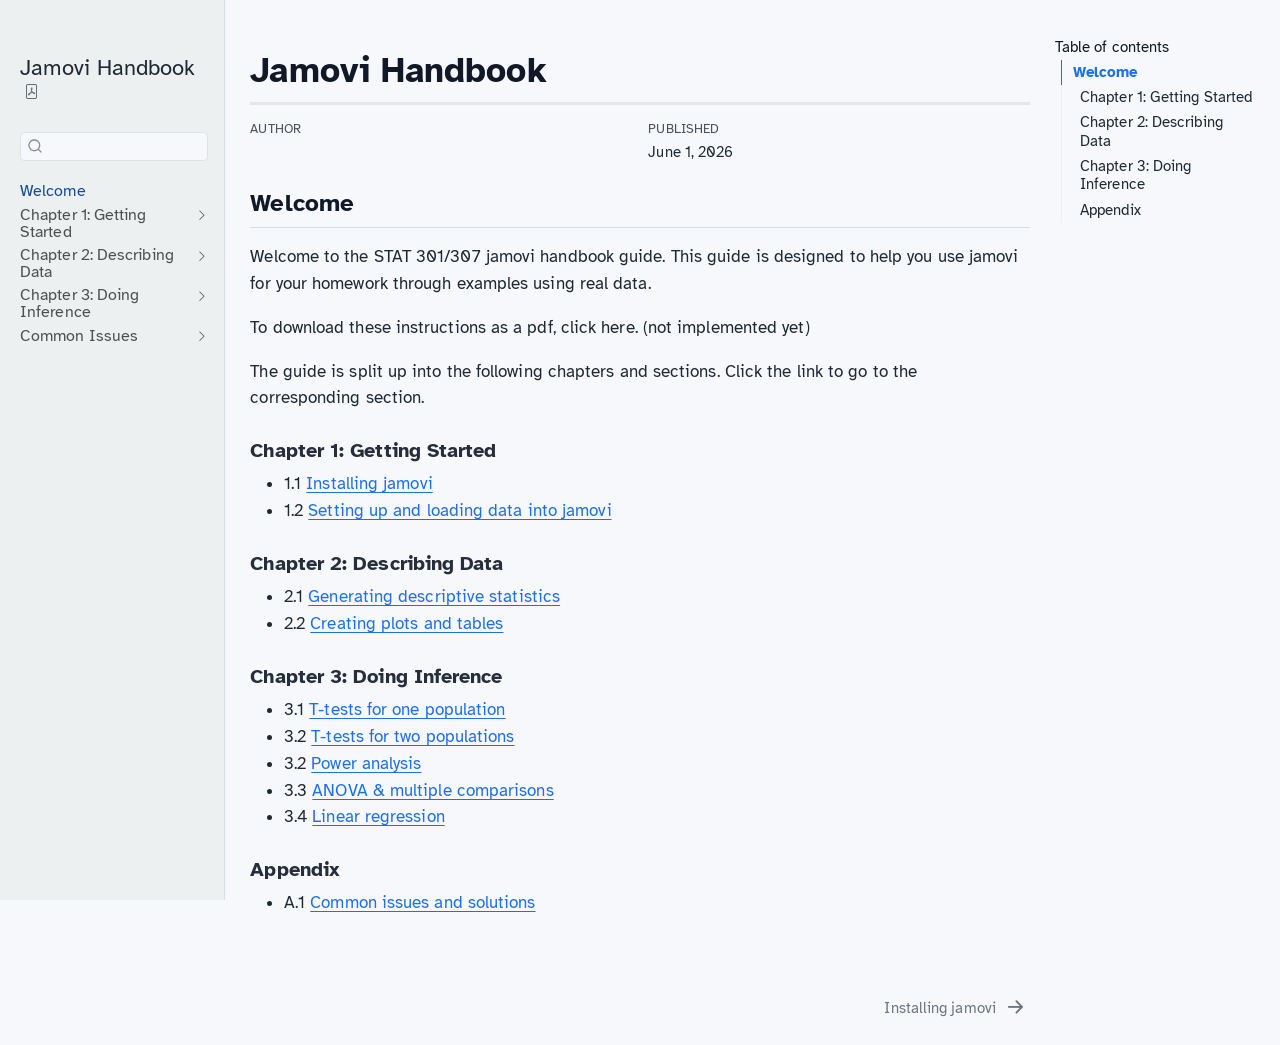
<file: _book/index.html>
<!DOCTYPE html>
<html xmlns="http://www.w3.org/1999/xhtml" lang="en" xml:lang="en"><head>

<meta charset="utf-8">
<meta name="generator" content="quarto-1.9.38">

<meta name="viewport" content="width=device-width, initial-scale=1.0, user-scalable=yes">

<meta name="author" content="">
<meta name="dcterms.date" content="2026-06-01">

<title>Jamovi Handbook</title>
<style>
/* Default styles provided by pandoc.
** See https://pandoc.org/MANUAL.html#variables-for-html for config info.
*/
code{white-space: pre-wrap;}
span.smallcaps{font-variant: small-caps;}
div.columns{display: flex; gap: min(4vw, 1.5em);}
div.column{flex: auto; overflow-x: auto;}
div.hanging-indent{margin-left: 1.5em; text-indent: -1.5em;}
ul.task-list{list-style: none;}
ul.task-list li input[type="checkbox"] {
  width: 0.8em;
  margin: 0 0.8em 0.2em -1em; /* quarto-specific, see https://github.com/quarto-dev/quarto-cli/issues/4556 */ 
  vertical-align: middle;
}
</style>


<script src="site_libs/quarto-nav/quarto-nav.js"></script>
<script src="site_libs/quarto-nav/headroom.min.js"></script>
<script src="site_libs/clipboard/clipboard.min.js"></script>
<script src="site_libs/quarto-search/autocomplete.umd.js"></script>
<script src="site_libs/quarto-search/fuse.min.js"></script>
<script src="site_libs/quarto-search/quarto-search.js"></script>
<meta name="quarto:offset" content="./">
<link href="./installing-jamovi.html" rel="next">
<script src="site_libs/quarto-html/quarto.js" type="module"></script>
<script src="site_libs/quarto-html/tabsets/tabsets.js" type="module"></script>
<script src="site_libs/quarto-html/popper.min.js"></script>
<script src="site_libs/quarto-html/tippy.umd.min.js"></script>
<script src="site_libs/quarto-html/anchor.min.js"></script>
<link href="site_libs/quarto-html/tippy.css" rel="stylesheet">
<link href="site_libs/quarto-html/quarto-syntax-highlighting-6a50bd621f08fdc5c26e43d254df0a90.css" rel="stylesheet" class="quarto-color-scheme" id="quarto-text-highlighting-styles">
<link href="site_libs/quarto-html/quarto-syntax-highlighting-dark-9bfc61b20ce54e18ae6b25bf56d136e1.css" rel="stylesheet" class="quarto-color-scheme quarto-color-alternate" id="quarto-text-highlighting-styles">
<link href="site_libs/quarto-html/quarto-syntax-highlighting-6a50bd621f08fdc5c26e43d254df0a90.css" rel="stylesheet" class="quarto-color-scheme-extra" id="quarto-text-highlighting-styles">
<script src="site_libs/bootstrap/bootstrap.min.js"></script>
<link href="site_libs/bootstrap/bootstrap-icons.css" rel="stylesheet">
<link href="site_libs/bootstrap/bootstrap-3962a6aa5240afd0d350e77f74c99713.min.css" rel="stylesheet" append-hash="true" class="quarto-color-scheme" id="quarto-bootstrap" data-mode="light">
<link href="site_libs/bootstrap/bootstrap-dark-3962a6aa5240afd0d350e77f74c99713.min.css" rel="stylesheet" append-hash="true" class="quarto-color-scheme quarto-color-alternate" id="quarto-bootstrap" data-mode="light">
<link href="site_libs/bootstrap/bootstrap-3962a6aa5240afd0d350e77f74c99713.min.css" rel="stylesheet" append-hash="true" class="quarto-color-scheme-extra" id="quarto-bootstrap" data-mode="light">
<script id="quarto-search-options" type="application/json">{
  "location": "sidebar",
  "copy-button": false,
  "collapse-after": 3,
  "panel-placement": "start",
  "type": "textbox",
  "limit": 50,
  "keyboard-shortcut": [
    "f",
    "/",
    "s"
  ],
  "show-item-context": false,
  "language": {
    "search-no-results-text": "No results",
    "search-matching-documents-text": "matching documents",
    "search-copy-link-title": "Copy link to search",
    "search-hide-matches-text": "Hide additional matches",
    "search-more-match-text": "more match in this document",
    "search-more-matches-text": "more matches in this document",
    "search-clear-button-title": "Clear",
    "search-text-placeholder": "",
    "search-detached-cancel-button-title": "Cancel",
    "search-submit-button-title": "Submit",
    "search-label": "Search"
  }
}</script>


</head>

<body class="nav-sidebar docked quarto-light">

<div id="quarto-search-results"></div>
  <header id="quarto-header" class="headroom fixed-top">
  <nav class="quarto-secondary-nav">
    <div class="container-fluid d-flex">
      <button type="button" class="quarto-btn-toggle btn" data-bs-toggle="collapse" role="button" data-bs-target=".quarto-sidebar-collapse-item" aria-controls="quarto-sidebar" aria-expanded="false" aria-label="Toggle sidebar navigation" onclick="if (window.quartoToggleHeadroom) { window.quartoToggleHeadroom(); }">
        <i class="bi bi-layout-text-sidebar-reverse"></i>
      </button>
        <nav class="quarto-page-breadcrumbs" aria-label="breadcrumb"><ol class="breadcrumb"><li class="breadcrumb-item"><a href="./index.html">Welcome</a></li></ol></nav>
        <a class="flex-grow-1" role="navigation" data-bs-toggle="collapse" data-bs-target=".quarto-sidebar-collapse-item" aria-controls="quarto-sidebar" aria-expanded="false" aria-label="Toggle sidebar navigation" onclick="if (window.quartoToggleHeadroom) { window.quartoToggleHeadroom(); }">      
        </a>
      <button type="button" class="btn quarto-search-button" aria-label="Search" onclick="window.quartoOpenSearch();">
        <i class="bi bi-search"></i>
      </button>
    </div>
  </nav>
</header>
<!-- content -->
<div id="quarto-content" class="quarto-container page-columns page-rows-contents page-layout-article">
<!-- sidebar -->
  <nav id="quarto-sidebar" class="sidebar collapse collapse-horizontal quarto-sidebar-collapse-item sidebar-navigation docked overflow-auto">
    <div class="pt-lg-2 mt-2 text-left sidebar-header">
    <div class="sidebar-title mb-0 py-0">
      <a href="./">Jamovi Handbook</a> 
        <div class="sidebar-tools-main">
    <a href="./jamovi-handbook.pdf" title="Download PDF" class="quarto-navigation-tool px-1" aria-label="Download PDF"><i class="bi bi-file-pdf"></i></a>
</div>
    </div>
      </div>
        <div class="mt-2 flex-shrink-0 align-items-center">
        <div class="sidebar-search">
        <div id="quarto-search" class="" title="Search"></div>
        </div>
        </div>
    <div class="sidebar-menu-container"> 
    <ul class="list-unstyled mt-1">
        <li class="sidebar-item">
  <div class="sidebar-item-container"> 
  <a href="./index.html" class="sidebar-item-text sidebar-link active">
 <span class="menu-text">Welcome</span></a>
  </div>
</li>
        <li class="sidebar-item sidebar-item-section">
      <div class="sidebar-item-container"> 
            <a class="sidebar-item-text sidebar-link text-start collapsed" data-bs-toggle="collapse" data-bs-target="#quarto-sidebar-section-1" role="navigation" aria-expanded="false">
 <span class="menu-text">Chapter 1: Getting Started</span></a>
          <a class="sidebar-item-toggle text-start collapsed" data-bs-toggle="collapse" data-bs-target="#quarto-sidebar-section-1" role="navigation" aria-expanded="false" aria-label="Toggle section">
            <i class="bi bi-chevron-right ms-2"></i>
          </a> 
      </div>
      <ul id="quarto-sidebar-section-1" class="collapse list-unstyled sidebar-section depth1 ">  
          <li class="sidebar-item">
  <div class="sidebar-item-container"> 
  <a href="./installing-jamovi.html" class="sidebar-item-text sidebar-link"><span class="chapter-title">Installing jamovi</span></a>
  </div>
</li>
          <li class="sidebar-item">
  <div class="sidebar-item-container"> 
  <a href="./opening-data.html" class="sidebar-item-text sidebar-link"><span class="chapter-title">Setting up jamovi and Reading Data</span></a>
  </div>
</li>
      </ul>
  </li>
        <li class="sidebar-item sidebar-item-section">
      <div class="sidebar-item-container"> 
            <a class="sidebar-item-text sidebar-link text-start collapsed" data-bs-toggle="collapse" data-bs-target="#quarto-sidebar-section-2" role="navigation" aria-expanded="false">
 <span class="menu-text">Chapter 2: Describing Data</span></a>
          <a class="sidebar-item-toggle text-start collapsed" data-bs-toggle="collapse" data-bs-target="#quarto-sidebar-section-2" role="navigation" aria-expanded="false" aria-label="Toggle section">
            <i class="bi bi-chevron-right ms-2"></i>
          </a> 
      </div>
      <ul id="quarto-sidebar-section-2" class="collapse list-unstyled sidebar-section depth1 ">  
          <li class="sidebar-item">
  <div class="sidebar-item-container"> 
  <a href="./descriptives.html" class="sidebar-item-text sidebar-link"><span class="chapter-title">Descriptive Statistics</span></a>
  </div>
</li>
          <li class="sidebar-item">
  <div class="sidebar-item-container"> 
  <a href="./graphs-and-tables.html" class="sidebar-item-text sidebar-link"><span class="chapter-title">Plots and Tables</span></a>
  </div>
</li>
      </ul>
  </li>
        <li class="sidebar-item sidebar-item-section">
      <div class="sidebar-item-container"> 
            <a class="sidebar-item-text sidebar-link text-start collapsed" data-bs-toggle="collapse" data-bs-target="#quarto-sidebar-section-3" role="navigation" aria-expanded="false">
 <span class="menu-text">Chapter 3: Doing Inference</span></a>
          <a class="sidebar-item-toggle text-start collapsed" data-bs-toggle="collapse" data-bs-target="#quarto-sidebar-section-3" role="navigation" aria-expanded="false" aria-label="Toggle section">
            <i class="bi bi-chevron-right ms-2"></i>
          </a> 
      </div>
      <ul id="quarto-sidebar-section-3" class="collapse list-unstyled sidebar-section depth1 ">  
          <li class="sidebar-item">
  <div class="sidebar-item-container"> 
  <a href="./ttest.html" class="sidebar-item-text sidebar-link"><span class="chapter-title">T-Tests for One Population</span></a>
  </div>
</li>
          <li class="sidebar-item">
  <div class="sidebar-item-container"> 
  <a href="./unpaired-ttest.html" class="sidebar-item-text sidebar-link"><span class="chapter-title">T-Tests for Two Populations (Unpaired)</span></a>
  </div>
</li>
          <li class="sidebar-item">
  <div class="sidebar-item-container"> 
  <a href="./power.html" class="sidebar-item-text sidebar-link"><span class="chapter-title">Power Analysis</span></a>
  </div>
</li>
          <li class="sidebar-item">
  <div class="sidebar-item-container"> 
  <a href="./anova.html" class="sidebar-item-text sidebar-link"><span class="chapter-title">ANOVA and Multiple Comparisons</span></a>
  </div>
</li>
          <li class="sidebar-item">
  <div class="sidebar-item-container"> 
  <a href="./regression.html" class="sidebar-item-text sidebar-link"><span class="chapter-title">Linear Regression</span></a>
  </div>
</li>
      </ul>
  </li>
        <li class="sidebar-item sidebar-item-section">
      <div class="sidebar-item-container"> 
            <a class="sidebar-item-text sidebar-link text-start collapsed" data-bs-toggle="collapse" data-bs-target="#quarto-sidebar-section-4" role="navigation" aria-expanded="false">
 <span class="menu-text">Common Issues</span></a>
          <a class="sidebar-item-toggle text-start collapsed" data-bs-toggle="collapse" data-bs-target="#quarto-sidebar-section-4" role="navigation" aria-expanded="false" aria-label="Toggle section">
            <i class="bi bi-chevron-right ms-2"></i>
          </a> 
      </div>
      <ul id="quarto-sidebar-section-4" class="collapse list-unstyled sidebar-section depth1 ">  
          <li class="sidebar-item">
  <div class="sidebar-item-container"> 
  <a href="./common-errors.html" class="sidebar-item-text sidebar-link"><span class="chapter-title">Common Errors and Troubleshooting</span></a>
  </div>
</li>
      </ul>
  </li>
    </ul>
    </div>
</nav>
<div id="quarto-sidebar-glass" class="quarto-sidebar-collapse-item" data-bs-toggle="collapse" data-bs-target=".quarto-sidebar-collapse-item"></div>
<!-- margin-sidebar -->
    <div id="quarto-margin-sidebar" class="sidebar margin-sidebar">
        <nav id="TOC" role="doc-toc" class="toc-active">
    <h2 id="toc-title">Table of contents</h2>
   
  <ul>
  <li><a href="#welcome" id="toc-welcome" class="nav-link active" data-scroll-target="#welcome">Welcome</a>
  <ul class="collapse">
  <li><a href="#chapter-1-getting-started" id="toc-chapter-1-getting-started" class="nav-link" data-scroll-target="#chapter-1-getting-started">Chapter 1: Getting Started</a></li>
  <li><a href="#chapter-2-describing-data" id="toc-chapter-2-describing-data" class="nav-link" data-scroll-target="#chapter-2-describing-data">Chapter 2: Describing Data</a></li>
  <li><a href="#chapter-3-doing-inference" id="toc-chapter-3-doing-inference" class="nav-link" data-scroll-target="#chapter-3-doing-inference">Chapter 3: Doing Inference</a></li>
  <li><a href="#appendix" id="toc-appendix" class="nav-link" data-scroll-target="#appendix">Appendix</a></li>
  </ul></li>
  </ul>
</nav>
    </div>
<!-- main -->
<main class="content" id="quarto-document-content">

<header id="title-block-header" class="quarto-title-block default">
<div class="quarto-title">
<h1 class="title">Jamovi Handbook</h1>
</div>



<div class="quarto-title-meta">

    <div>
    <div class="quarto-title-meta-heading">Author</div>
    <div class="quarto-title-meta-contents">
             <p> </p>
          </div>
  </div>
    
    <div>
    <div class="quarto-title-meta-heading">Published</div>
    <div class="quarto-title-meta-contents">
      <p class="date">June 1, 2026</p>
    </div>
  </div>
  
    
  </div>
  


</header>


<section id="welcome" class="level2 unnumbered">
<h2 class="unnumbered anchored" data-anchor-id="welcome">Welcome</h2>
<p>Welcome to the STAT 301/307 jamovi handbook guide. This guide is designed to help you use jamovi for your homework through examples using real data.</p>
<p>To download these instructions as a pdf, click here. (not implemented yet)</p>
<p>The guide is split up into the following chapters and sections. Click the link to go to the corresponding section.</p>
<section id="chapter-1-getting-started" class="level3">
<h3 class="anchored" data-anchor-id="chapter-1-getting-started">Chapter 1: Getting Started</h3>
<ul>
<li>1.1 <a href="./installing-jamovi.html">Installing jamovi</a></li>
<li>1.2 <a href="./opening-data.html">Setting up and loading data into jamovi</a></li>
</ul>
</section>
<section id="chapter-2-describing-data" class="level3">
<h3 class="anchored" data-anchor-id="chapter-2-describing-data">Chapter 2: Describing Data</h3>
<ul>
<li>2.1 <a href="./descriptives.html">Generating descriptive statistics</a></li>
<li>2.2 <a href="./graphs-and-tables.html">Creating plots and tables</a></li>
</ul>
</section>
<section id="chapter-3-doing-inference" class="level3">
<h3 class="anchored" data-anchor-id="chapter-3-doing-inference">Chapter 3: Doing Inference</h3>
<ul>
<li>3.1 <a href="./ttest.html">T-tests for one population</a></li>
<li>3.2 <a href="./unpaired-ttest.html">T-tests for two populations</a></li>
<li>3.2 <a href="./power.html">Power analysis</a></li>
<li>3.3 <a href="./anova.html">ANOVA &amp; multiple comparisons</a></li>
<li>3.4 <a href="./regression.html">Linear regression</a></li>
</ul>
</section>
<section id="appendix" class="level3">
<h3 class="anchored" data-anchor-id="appendix">Appendix</h3>
<ul>
<li>A.1 <a href="common-issues.qmd">Common issues and solutions</a></li>
</ul>


</section>
</section>

</main> <!-- /main -->
<script id="quarto-html-after-body" type="application/javascript">
  window.document.addEventListener("DOMContentLoaded", function (event) {
    const icon = "";
    const anchorJS = new window.AnchorJS();
    anchorJS.options = {
      placement: 'right',
      icon: icon
    };
    anchorJS.add('.anchored');
    const isCodeAnnotation = (el) => {
      for (const clz of el.classList) {
        if (clz.startsWith('code-annotation-')) {                     
          return true;
        }
      }
      return false;
    }
    const onCopySuccess = function(e) {
      // button target
      const button = e.trigger;
      // don't keep focus
      button.blur();
      // flash "checked"
      button.classList.add('code-copy-button-checked');
      var currentTitle = button.getAttribute("title");
      button.setAttribute("title", "Copied!");
      let tooltip;
      if (window.bootstrap) {
        button.setAttribute("data-bs-toggle", "tooltip");
        button.setAttribute("data-bs-placement", "left");
        button.setAttribute("data-bs-title", "Copied!");
        tooltip = new bootstrap.Tooltip(button, 
          { trigger: "manual", 
            customClass: "code-copy-button-tooltip",
            offset: [0, -8]});
        tooltip.show();    
      }
      setTimeout(function() {
        if (tooltip) {
          tooltip.hide();
          button.removeAttribute("data-bs-title");
          button.removeAttribute("data-bs-toggle");
          button.removeAttribute("data-bs-placement");
        }
        button.setAttribute("title", currentTitle);
        button.classList.remove('code-copy-button-checked');
      }, 1000);
      // clear code selection
      e.clearSelection();
    }
    const getTextToCopy = function(trigger) {
      const outerScaffold = trigger.parentElement.cloneNode(true);
      const codeEl = outerScaffold.querySelector('code');
      for (const childEl of codeEl.children) {
        if (isCodeAnnotation(childEl)) {
          childEl.remove();
        }
      }
      return codeEl.innerText;
    }
    const clipboard = new window.ClipboardJS('.code-copy-button:not([data-in-quarto-modal])', {
      text: getTextToCopy
    });
    clipboard.on('success', onCopySuccess);
    if (window.document.getElementById('quarto-embedded-source-code-modal')) {
      const clipboardModal = new window.ClipboardJS('.code-copy-button[data-in-quarto-modal]', {
        text: getTextToCopy,
        container: window.document.getElementById('quarto-embedded-source-code-modal')
      });
      clipboardModal.on('success', onCopySuccess);
    }
      var localhostRegex = new RegExp(/^(?:http|https):\/\/localhost\:?[0-9]*\//);
      var mailtoRegex = new RegExp(/^mailto:/);
        var filterRegex = new RegExp('/' + window.location.host + '/');
      var isInternal = (href) => {
          return filterRegex.test(href) || localhostRegex.test(href) || mailtoRegex.test(href);
      }
      // Inspect non-navigation links and adorn them if external
     var links = window.document.querySelectorAll('a[href]:not(.nav-link):not(.navbar-brand):not(.toc-action):not(.sidebar-link):not(.sidebar-item-toggle):not(.pagination-link):not(.no-external):not([aria-hidden]):not(.dropdown-item):not(.quarto-navigation-tool):not(.about-link)');
      for (var i=0; i<links.length; i++) {
        const link = links[i];
        if (!isInternal(link.href)) {
          // undo the damage that might have been done by quarto-nav.js in the case of
          // links that we want to consider external
          if (link.dataset.originalHref !== undefined) {
            link.href = link.dataset.originalHref;
          }
        }
      }
    function tippyHover(el, contentFn, onTriggerFn, onUntriggerFn) {
      const config = {
        allowHTML: true,
        maxWidth: 500,
        delay: 100,
        arrow: false,
        appendTo: function(el) {
            return el.parentElement;
        },
        interactive: true,
        interactiveBorder: 10,
        theme: 'quarto',
        placement: 'bottom-start',
      };
      if (contentFn) {
        config.content = contentFn;
      }
      if (onTriggerFn) {
        config.onTrigger = onTriggerFn;
      }
      if (onUntriggerFn) {
        config.onUntrigger = onUntriggerFn;
      }
      window.tippy(el, config); 
    }
    const noterefs = window.document.querySelectorAll('a[role="doc-noteref"]');
    for (var i=0; i<noterefs.length; i++) {
      const ref = noterefs[i];
      tippyHover(ref, function() {
        // use id or data attribute instead here
        let href = ref.getAttribute('data-footnote-href') || ref.getAttribute('href');
        try { href = new URL(href).hash; } catch {}
        const id = href.replace(/^#\/?/, "");
        const note = window.document.getElementById(id);
        if (note) {
          return note.innerHTML;
        } else {
          return "";
        }
      });
    }
    const xrefs = window.document.querySelectorAll('a.quarto-xref');
    const processXRef = (id, note) => {
      // Strip column container classes
      const stripColumnClz = (el) => {
        el.classList.remove("page-full", "page-columns");
        if (el.children) {
          for (const child of el.children) {
            stripColumnClz(child);
          }
        }
      }
      stripColumnClz(note)
      if (id === null || id.startsWith('sec-')) {
        // Special case sections, only their first couple elements
        const container = document.createElement("div");
        if (note.children && note.children.length > 2) {
          container.appendChild(note.children[0].cloneNode(true));
          for (let i = 1; i < note.children.length; i++) {
            const child = note.children[i];
            if (child.tagName === "P" && child.innerText === "") {
              continue;
            } else {
              container.appendChild(child.cloneNode(true));
              break;
            }
          }
          if (window.Quarto?.typesetMath) {
            window.Quarto.typesetMath(container);
          }
          return container.innerHTML
        } else {
          if (window.Quarto?.typesetMath) {
            window.Quarto.typesetMath(note);
          }
          return note.innerHTML;
        }
      } else {
        // Remove any anchor links if they are present
        const anchorLink = note.querySelector('a.anchorjs-link');
        if (anchorLink) {
          anchorLink.remove();
        }
        if (window.Quarto?.typesetMath) {
          window.Quarto.typesetMath(note);
        }
        if (note.classList.contains("callout")) {
          return note.outerHTML;
        } else {
          return note.innerHTML;
        }
      }
    }
    for (var i=0; i<xrefs.length; i++) {
      const xref = xrefs[i];
      tippyHover(xref, undefined, function(instance) {
        instance.disable();
        let url = xref.getAttribute('href');
        let hash = undefined; 
        if (url.startsWith('#')) {
          hash = url;
        } else {
          try { hash = new URL(url).hash; } catch {}
        }
        if (hash) {
          const id = hash.replace(/^#\/?/, "");
          const note = window.document.getElementById(id);
          if (note !== null) {
            try {
              const html = processXRef(id, note.cloneNode(true));
              instance.setContent(html);
            } finally {
              instance.enable();
              instance.show();
            }
          } else {
            // See if we can fetch this
            fetch(url.split('#')[0])
            .then(res => res.text())
            .then(html => {
              const parser = new DOMParser();
              const htmlDoc = parser.parseFromString(html, "text/html");
              const note = htmlDoc.getElementById(id);
              if (note !== null) {
                const html = processXRef(id, note);
                instance.setContent(html);
              } 
            }).finally(() => {
              instance.enable();
              instance.show();
            });
          }
        } else {
          // See if we can fetch a full url (with no hash to target)
          // This is a special case and we should probably do some content thinning / targeting
          fetch(url)
          .then(res => res.text())
          .then(html => {
            const parser = new DOMParser();
            const htmlDoc = parser.parseFromString(html, "text/html");
            const note = htmlDoc.querySelector('main.content');
            if (note !== null) {
              // This should only happen for chapter cross references
              // (since there is no id in the URL)
              // remove the first header
              if (note.children.length > 0 && note.children[0].tagName === "HEADER") {
                note.children[0].remove();
              }
              const html = processXRef(null, note);
              instance.setContent(html);
            } 
          }).finally(() => {
            instance.enable();
            instance.show();
          });
        }
      }, function(instance) {
      });
    }
        let selectedAnnoteEl;
        const selectorForAnnotation = ( cell, annotation) => {
          let cellAttr = 'data-code-cell="' + cell + '"';
          let lineAttr = 'data-code-annotation="' +  annotation + '"';
          const selector = 'span[' + cellAttr + '][' + lineAttr + ']';
          return selector;
        }
        const selectCodeLines = (annoteEl) => {
          const doc = window.document;
          const targetCell = annoteEl.getAttribute("data-target-cell");
          const targetAnnotation = annoteEl.getAttribute("data-target-annotation");
          const annoteSpan = window.document.querySelector(selectorForAnnotation(targetCell, targetAnnotation));
          const lines = annoteSpan.getAttribute("data-code-lines").split(",");
          const lineIds = lines.map((line) => {
            return targetCell + "-" + line;
          })
          let top = null;
          let height = null;
          let parent = null;
          if (lineIds.length > 0) {
              //compute the position of the single el (top and bottom and make a div)
              const el = window.document.getElementById(lineIds[0]);
              top = el.offsetTop;
              height = el.offsetHeight;
              parent = el.parentElement.parentElement;
            if (lineIds.length > 1) {
              const lastEl = window.document.getElementById(lineIds[lineIds.length - 1]);
              const bottom = lastEl.offsetTop + lastEl.offsetHeight;
              height = bottom - top;
            }
            if (top !== null && height !== null && parent !== null) {
              // cook up a div (if necessary) and position it 
              let div = window.document.getElementById("code-annotation-line-highlight");
              if (div === null) {
                div = window.document.createElement("div");
                div.setAttribute("id", "code-annotation-line-highlight");
                div.style.position = 'absolute';
                parent.appendChild(div);
              }
              div.style.top = top - 2 + "px";
              div.style.height = height + 4 + "px";
              div.style.left = 0;
              let gutterDiv = window.document.getElementById("code-annotation-line-highlight-gutter");
              if (gutterDiv === null) {
                gutterDiv = window.document.createElement("div");
                gutterDiv.setAttribute("id", "code-annotation-line-highlight-gutter");
                gutterDiv.style.position = 'absolute';
                const codeCell = window.document.getElementById(targetCell);
                const gutter = codeCell.querySelector('.code-annotation-gutter');
                gutter.appendChild(gutterDiv);
              }
              gutterDiv.style.top = top - 2 + "px";
              gutterDiv.style.height = height + 4 + "px";
            }
            selectedAnnoteEl = annoteEl;
          }
        };
        const unselectCodeLines = () => {
          const elementsIds = ["code-annotation-line-highlight", "code-annotation-line-highlight-gutter"];
          elementsIds.forEach((elId) => {
            const div = window.document.getElementById(elId);
            if (div) {
              div.remove();
            }
          });
          selectedAnnoteEl = undefined;
        };
          // Handle positioning of the toggle
      window.addEventListener(
        "resize",
        throttle(() => {
          elRect = undefined;
          if (selectedAnnoteEl) {
            selectCodeLines(selectedAnnoteEl);
          }
        }, 10)
      );
      function throttle(fn, ms) {
      let throttle = false;
      let timer;
        return (...args) => {
          if(!throttle) { // first call gets through
              fn.apply(this, args);
              throttle = true;
          } else { // all the others get throttled
              if(timer) clearTimeout(timer); // cancel #2
              timer = setTimeout(() => {
                fn.apply(this, args);
                timer = throttle = false;
              }, ms);
          }
        };
      }
        // Attach click handler to the DT
        const annoteDls = window.document.querySelectorAll('dt[data-target-cell]');
        for (const annoteDlNode of annoteDls) {
          annoteDlNode.addEventListener('click', (event) => {
            const clickedEl = event.target;
            if (clickedEl !== selectedAnnoteEl) {
              unselectCodeLines();
              const activeEl = window.document.querySelector('dt[data-target-cell].code-annotation-active');
              if (activeEl) {
                activeEl.classList.remove('code-annotation-active');
              }
              selectCodeLines(clickedEl);
              clickedEl.classList.add('code-annotation-active');
            } else {
              // Unselect the line
              unselectCodeLines();
              clickedEl.classList.remove('code-annotation-active');
            }
          });
        }
    const findCites = (el) => {
      const parentEl = el.parentElement;
      if (parentEl) {
        const cites = parentEl.dataset.cites;
        if (cites) {
          return {
            el,
            cites: cites.split(' ')
          };
        } else {
          return findCites(el.parentElement)
        }
      } else {
        return undefined;
      }
    };
    var bibliorefs = window.document.querySelectorAll('a[role="doc-biblioref"]');
    for (var i=0; i<bibliorefs.length; i++) {
      const ref = bibliorefs[i];
      const citeInfo = findCites(ref);
      if (citeInfo) {
        tippyHover(citeInfo.el, function() {
          var popup = window.document.createElement('div');
          citeInfo.cites.forEach(function(cite) {
            var citeDiv = window.document.createElement('div');
            citeDiv.classList.add('hanging-indent');
            citeDiv.classList.add('csl-entry');
            var biblioDiv = window.document.getElementById('ref-' + cite);
            if (biblioDiv) {
              citeDiv.innerHTML = biblioDiv.innerHTML;
            }
            popup.appendChild(citeDiv);
          });
          return popup.innerHTML;
        });
      }
    }
  });
  </script>
<nav class="page-navigation">
  <div class="nav-page nav-page-previous">
  </div>
  <div class="nav-page nav-page-next">
      <a href="./installing-jamovi.html" class="pagination-link" aria-label="Installing jamovi">
        <span class="nav-page-text"><span class="chapter-title">Installing jamovi</span></span> <i class="bi bi-arrow-right-short"></i>
      </a>
  </div>
</nav>
</div> <!-- /content -->




</body></html>
</file>
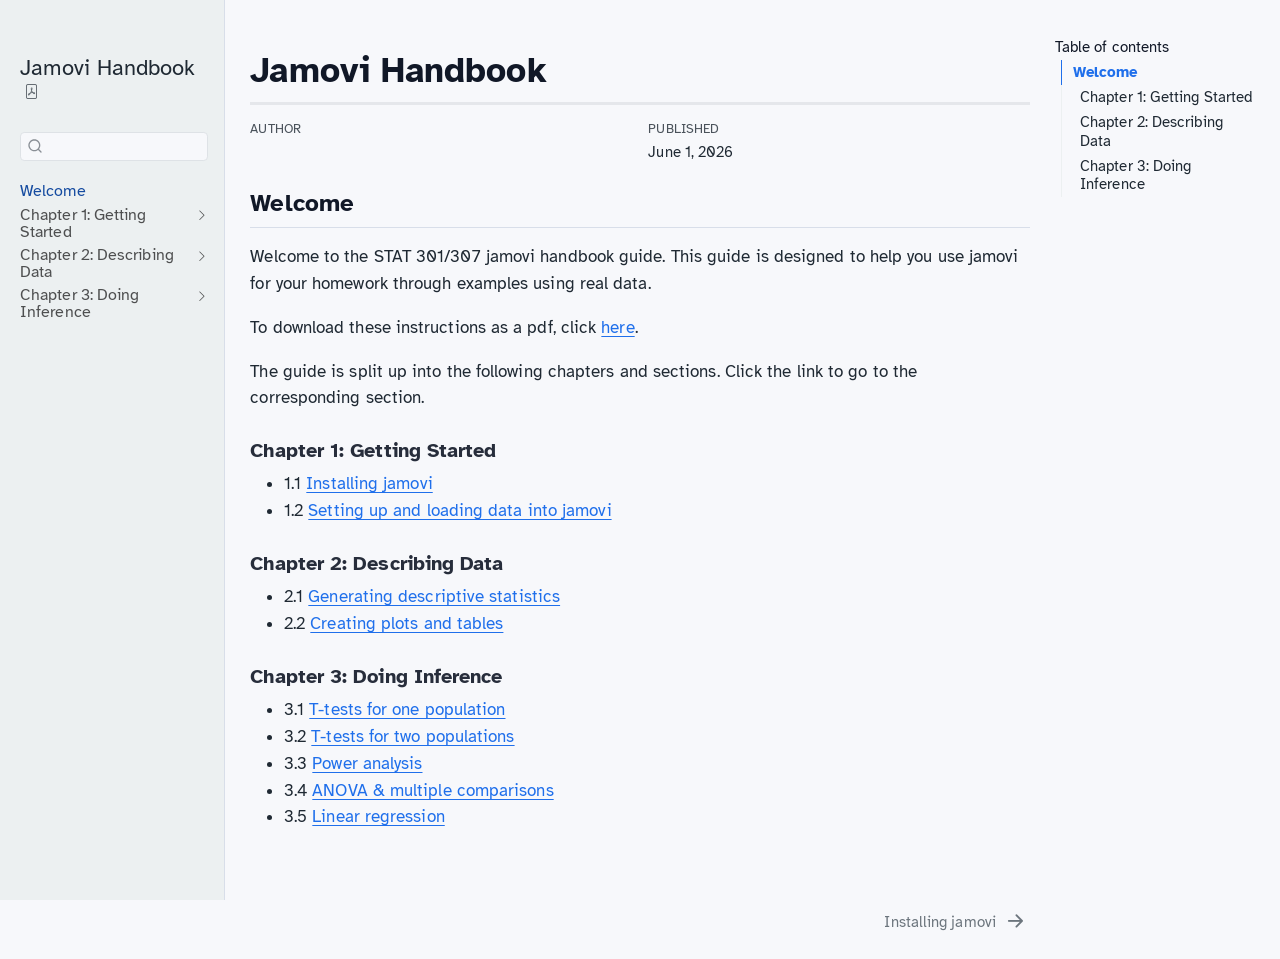
<file: docs/index.html>
<!DOCTYPE html>
<html xmlns="http://www.w3.org/1999/xhtml" lang="en" xml:lang="en"><head>

<meta charset="utf-8">
<meta name="generator" content="quarto-1.9.38">

<meta name="viewport" content="width=device-width, initial-scale=1.0, user-scalable=yes">

<meta name="author" content="">
<meta name="dcterms.date" content="2026-06-01">

<title>Jamovi Handbook</title>
<style>
/* Default styles provided by pandoc.
** See https://pandoc.org/MANUAL.html#variables-for-html for config info.
*/
code{white-space: pre-wrap;}
span.smallcaps{font-variant: small-caps;}
div.columns{display: flex; gap: min(4vw, 1.5em);}
div.column{flex: auto; overflow-x: auto;}
div.hanging-indent{margin-left: 1.5em; text-indent: -1.5em;}
ul.task-list{list-style: none;}
ul.task-list li input[type="checkbox"] {
  width: 0.8em;
  margin: 0 0.8em 0.2em -1em; /* quarto-specific, see https://github.com/quarto-dev/quarto-cli/issues/4556 */ 
  vertical-align: middle;
}
</style>


<script src="site_libs/quarto-nav/quarto-nav.js"></script>
<script src="site_libs/quarto-nav/headroom.min.js"></script>
<script src="site_libs/clipboard/clipboard.min.js"></script>
<script src="site_libs/quarto-search/autocomplete.umd.js"></script>
<script src="site_libs/quarto-search/fuse.min.js"></script>
<script src="site_libs/quarto-search/quarto-search.js"></script>
<meta name="quarto:offset" content="./">
<link href="./installing-jamovi.html" rel="next">
<script src="site_libs/quarto-html/quarto.js" type="module"></script>
<script src="site_libs/quarto-html/tabsets/tabsets.js" type="module"></script>
<script src="site_libs/quarto-html/popper.min.js"></script>
<script src="site_libs/quarto-html/tippy.umd.min.js"></script>
<script src="site_libs/quarto-html/anchor.min.js"></script>
<link href="site_libs/quarto-html/tippy.css" rel="stylesheet">
<link href="site_libs/quarto-html/quarto-syntax-highlighting-6a50bd621f08fdc5c26e43d254df0a90.css" rel="stylesheet" class="quarto-color-scheme" id="quarto-text-highlighting-styles">
<link href="site_libs/quarto-html/quarto-syntax-highlighting-dark-9bfc61b20ce54e18ae6b25bf56d136e1.css" rel="stylesheet" class="quarto-color-scheme quarto-color-alternate" id="quarto-text-highlighting-styles">
<link href="site_libs/quarto-html/quarto-syntax-highlighting-6a50bd621f08fdc5c26e43d254df0a90.css" rel="stylesheet" class="quarto-color-scheme-extra" id="quarto-text-highlighting-styles">
<script src="site_libs/bootstrap/bootstrap.min.js"></script>
<link href="site_libs/bootstrap/bootstrap-icons.css" rel="stylesheet">
<link href="site_libs/bootstrap/bootstrap-3962a6aa5240afd0d350e77f74c99713.min.css" rel="stylesheet" append-hash="true" class="quarto-color-scheme" id="quarto-bootstrap" data-mode="light">
<link href="site_libs/bootstrap/bootstrap-dark-3962a6aa5240afd0d350e77f74c99713.min.css" rel="stylesheet" append-hash="true" class="quarto-color-scheme quarto-color-alternate" id="quarto-bootstrap" data-mode="light">
<link href="site_libs/bootstrap/bootstrap-3962a6aa5240afd0d350e77f74c99713.min.css" rel="stylesheet" append-hash="true" class="quarto-color-scheme-extra" id="quarto-bootstrap" data-mode="light">
<script id="quarto-search-options" type="application/json">{
  "location": "sidebar",
  "copy-button": false,
  "collapse-after": 3,
  "panel-placement": "start",
  "type": "textbox",
  "limit": 50,
  "keyboard-shortcut": [
    "f",
    "/",
    "s"
  ],
  "show-item-context": false,
  "language": {
    "search-no-results-text": "No results",
    "search-matching-documents-text": "matching documents",
    "search-copy-link-title": "Copy link to search",
    "search-hide-matches-text": "Hide additional matches",
    "search-more-match-text": "more match in this document",
    "search-more-matches-text": "more matches in this document",
    "search-clear-button-title": "Clear",
    "search-text-placeholder": "",
    "search-detached-cancel-button-title": "Cancel",
    "search-submit-button-title": "Submit",
    "search-label": "Search"
  }
}</script>


</head>

<body class="nav-sidebar docked quarto-light">

<div id="quarto-search-results"></div>
  <header id="quarto-header" class="headroom fixed-top">
  <nav class="quarto-secondary-nav">
    <div class="container-fluid d-flex">
      <button type="button" class="quarto-btn-toggle btn" data-bs-toggle="collapse" role="button" data-bs-target=".quarto-sidebar-collapse-item" aria-controls="quarto-sidebar" aria-expanded="false" aria-label="Toggle sidebar navigation" onclick="if (window.quartoToggleHeadroom) { window.quartoToggleHeadroom(); }">
        <i class="bi bi-layout-text-sidebar-reverse"></i>
      </button>
        <nav class="quarto-page-breadcrumbs" aria-label="breadcrumb"><ol class="breadcrumb"><li class="breadcrumb-item"><a href="./index.html">Welcome</a></li></ol></nav>
        <a class="flex-grow-1" role="navigation" data-bs-toggle="collapse" data-bs-target=".quarto-sidebar-collapse-item" aria-controls="quarto-sidebar" aria-expanded="false" aria-label="Toggle sidebar navigation" onclick="if (window.quartoToggleHeadroom) { window.quartoToggleHeadroom(); }">      
        </a>
      <button type="button" class="btn quarto-search-button" aria-label="Search" onclick="window.quartoOpenSearch();">
        <i class="bi bi-search"></i>
      </button>
    </div>
  </nav>
</header>
<!-- content -->
<div id="quarto-content" class="quarto-container page-columns page-rows-contents page-layout-article">
<!-- sidebar -->
  <nav id="quarto-sidebar" class="sidebar collapse collapse-horizontal quarto-sidebar-collapse-item sidebar-navigation docked overflow-auto">
    <div class="pt-lg-2 mt-2 text-left sidebar-header">
    <div class="sidebar-title mb-0 py-0">
      <a href="./">Jamovi Handbook</a> 
        <div class="sidebar-tools-main">
    <a href="./jamovi-handbook.pdf" title="Download PDF" class="quarto-navigation-tool px-1" aria-label="Download PDF"><i class="bi bi-file-pdf"></i></a>
</div>
    </div>
      </div>
        <div class="mt-2 flex-shrink-0 align-items-center">
        <div class="sidebar-search">
        <div id="quarto-search" class="" title="Search"></div>
        </div>
        </div>
    <div class="sidebar-menu-container"> 
    <ul class="list-unstyled mt-1">
        <li class="sidebar-item">
  <div class="sidebar-item-container"> 
  <a href="./index.html" class="sidebar-item-text sidebar-link active">
 <span class="menu-text">Welcome</span></a>
  </div>
</li>
        <li class="sidebar-item sidebar-item-section">
      <div class="sidebar-item-container"> 
            <a class="sidebar-item-text sidebar-link text-start collapsed" data-bs-toggle="collapse" data-bs-target="#quarto-sidebar-section-1" role="navigation" aria-expanded="false">
 <span class="menu-text">Chapter 1: Getting Started</span></a>
          <a class="sidebar-item-toggle text-start collapsed" data-bs-toggle="collapse" data-bs-target="#quarto-sidebar-section-1" role="navigation" aria-expanded="false" aria-label="Toggle section">
            <i class="bi bi-chevron-right ms-2"></i>
          </a> 
      </div>
      <ul id="quarto-sidebar-section-1" class="collapse list-unstyled sidebar-section depth1 ">  
          <li class="sidebar-item">
  <div class="sidebar-item-container"> 
  <a href="./installing-jamovi.html" class="sidebar-item-text sidebar-link"><span class="chapter-title">Installing jamovi</span></a>
  </div>
</li>
          <li class="sidebar-item">
  <div class="sidebar-item-container"> 
  <a href="./opening-data.html" class="sidebar-item-text sidebar-link"><span class="chapter-title">Setting up jamovi and Reading Data</span></a>
  </div>
</li>
      </ul>
  </li>
        <li class="sidebar-item sidebar-item-section">
      <div class="sidebar-item-container"> 
            <a class="sidebar-item-text sidebar-link text-start collapsed" data-bs-toggle="collapse" data-bs-target="#quarto-sidebar-section-2" role="navigation" aria-expanded="false">
 <span class="menu-text">Chapter 2: Describing Data</span></a>
          <a class="sidebar-item-toggle text-start collapsed" data-bs-toggle="collapse" data-bs-target="#quarto-sidebar-section-2" role="navigation" aria-expanded="false" aria-label="Toggle section">
            <i class="bi bi-chevron-right ms-2"></i>
          </a> 
      </div>
      <ul id="quarto-sidebar-section-2" class="collapse list-unstyled sidebar-section depth1 ">  
          <li class="sidebar-item">
  <div class="sidebar-item-container"> 
  <a href="./descriptives.html" class="sidebar-item-text sidebar-link"><span class="chapter-title">Descriptive Statistics</span></a>
  </div>
</li>
          <li class="sidebar-item">
  <div class="sidebar-item-container"> 
  <a href="./graphs-and-tables.html" class="sidebar-item-text sidebar-link"><span class="chapter-title">Plots and Tables</span></a>
  </div>
</li>
      </ul>
  </li>
        <li class="sidebar-item sidebar-item-section">
      <div class="sidebar-item-container"> 
            <a class="sidebar-item-text sidebar-link text-start collapsed" data-bs-toggle="collapse" data-bs-target="#quarto-sidebar-section-3" role="navigation" aria-expanded="false">
 <span class="menu-text">Chapter 3: Doing Inference</span></a>
          <a class="sidebar-item-toggle text-start collapsed" data-bs-toggle="collapse" data-bs-target="#quarto-sidebar-section-3" role="navigation" aria-expanded="false" aria-label="Toggle section">
            <i class="bi bi-chevron-right ms-2"></i>
          </a> 
      </div>
      <ul id="quarto-sidebar-section-3" class="collapse list-unstyled sidebar-section depth1 ">  
          <li class="sidebar-item">
  <div class="sidebar-item-container"> 
  <a href="./ttest.html" class="sidebar-item-text sidebar-link"><span class="chapter-title">T-Tests for One Population</span></a>
  </div>
</li>
          <li class="sidebar-item">
  <div class="sidebar-item-container"> 
  <a href="./unpaired-ttest.html" class="sidebar-item-text sidebar-link"><span class="chapter-title">T-Tests for Two Populations (Unpaired)</span></a>
  </div>
</li>
          <li class="sidebar-item">
  <div class="sidebar-item-container"> 
  <a href="./power.html" class="sidebar-item-text sidebar-link"><span class="chapter-title">Power Analysis</span></a>
  </div>
</li>
          <li class="sidebar-item">
  <div class="sidebar-item-container"> 
  <a href="./anova.html" class="sidebar-item-text sidebar-link"><span class="chapter-title">ANOVA and Multiple Comparisons</span></a>
  </div>
</li>
          <li class="sidebar-item">
  <div class="sidebar-item-container"> 
  <a href="./regression.html" class="sidebar-item-text sidebar-link"><span class="chapter-title">Linear Regression</span></a>
  </div>
</li>
      </ul>
  </li>
    </ul>
    </div>
</nav>
<div id="quarto-sidebar-glass" class="quarto-sidebar-collapse-item" data-bs-toggle="collapse" data-bs-target=".quarto-sidebar-collapse-item"></div>
<!-- margin-sidebar -->
    <div id="quarto-margin-sidebar" class="sidebar margin-sidebar">
        <nav id="TOC" role="doc-toc" class="toc-active">
    <h2 id="toc-title">Table of contents</h2>
   
  <ul>
  <li><a href="#welcome" id="toc-welcome" class="nav-link active" data-scroll-target="#welcome">Welcome</a>
  <ul class="collapse">
  <li><a href="#chapter-1-getting-started" id="toc-chapter-1-getting-started" class="nav-link" data-scroll-target="#chapter-1-getting-started">Chapter 1: Getting Started</a></li>
  <li><a href="#chapter-2-describing-data" id="toc-chapter-2-describing-data" class="nav-link" data-scroll-target="#chapter-2-describing-data">Chapter 2: Describing Data</a></li>
  <li><a href="#chapter-3-doing-inference" id="toc-chapter-3-doing-inference" class="nav-link" data-scroll-target="#chapter-3-doing-inference">Chapter 3: Doing Inference</a></li>
  </ul></li>
  </ul>
</nav>
    </div>
<!-- main -->
<main class="content" id="quarto-document-content">

<header id="title-block-header" class="quarto-title-block default">
<div class="quarto-title">
<h1 class="title">Jamovi Handbook</h1>
</div>



<div class="quarto-title-meta">

    <div>
    <div class="quarto-title-meta-heading">Author</div>
    <div class="quarto-title-meta-contents">
             <p> </p>
          </div>
  </div>
    
    <div>
    <div class="quarto-title-meta-heading">Published</div>
    <div class="quarto-title-meta-contents">
      <p class="date">June 1, 2026</p>
    </div>
  </div>
  
    
  </div>
  


</header>


<section id="welcome" class="level2 unnumbered">
<h2 class="unnumbered anchored" data-anchor-id="welcome">Welcome</h2>
<p>Welcome to the STAT 301/307 jamovi handbook guide. This guide is designed to help you use jamovi for your homework through examples using real data.</p>
<p>To download these instructions as a pdf, click <a href="jamovi-handbook.pdf">here</a>.</p>
<p>The guide is split up into the following chapters and sections. Click the link to go to the corresponding section.</p>
<section id="chapter-1-getting-started" class="level3">
<h3 class="anchored" data-anchor-id="chapter-1-getting-started">Chapter 1: Getting Started</h3>
<ul>
<li>1.1 <a href="./installing-jamovi.html">Installing jamovi</a></li>
<li>1.2 <a href="./opening-data.html">Setting up and loading data into jamovi</a></li>
</ul>
</section>
<section id="chapter-2-describing-data" class="level3">
<h3 class="anchored" data-anchor-id="chapter-2-describing-data">Chapter 2: Describing Data</h3>
<ul>
<li>2.1 <a href="./descriptives.html">Generating descriptive statistics</a></li>
<li>2.2 <a href="./graphs-and-tables.html">Creating plots and tables</a></li>
</ul>
</section>
<section id="chapter-3-doing-inference" class="level3">
<h3 class="anchored" data-anchor-id="chapter-3-doing-inference">Chapter 3: Doing Inference</h3>
<ul>
<li>3.1 <a href="./ttest.html">T-tests for one population</a></li>
<li>3.2 <a href="./unpaired-ttest.html">T-tests for two populations</a></li>
<li>3.3 <a href="./power.html">Power analysis</a></li>
<li>3.4 <a href="./anova.html">ANOVA &amp; multiple comparisons</a></li>
<li>3.5 <a href="./regression.html">Linear regression</a></li>
</ul>


</section>
</section>

</main> <!-- /main -->
<script id="quarto-html-after-body" type="application/javascript">
  window.document.addEventListener("DOMContentLoaded", function (event) {
    const icon = "";
    const anchorJS = new window.AnchorJS();
    anchorJS.options = {
      placement: 'right',
      icon: icon
    };
    anchorJS.add('.anchored');
    const isCodeAnnotation = (el) => {
      for (const clz of el.classList) {
        if (clz.startsWith('code-annotation-')) {                     
          return true;
        }
      }
      return false;
    }
    const onCopySuccess = function(e) {
      // button target
      const button = e.trigger;
      // don't keep focus
      button.blur();
      // flash "checked"
      button.classList.add('code-copy-button-checked');
      var currentTitle = button.getAttribute("title");
      button.setAttribute("title", "Copied!");
      let tooltip;
      if (window.bootstrap) {
        button.setAttribute("data-bs-toggle", "tooltip");
        button.setAttribute("data-bs-placement", "left");
        button.setAttribute("data-bs-title", "Copied!");
        tooltip = new bootstrap.Tooltip(button, 
          { trigger: "manual", 
            customClass: "code-copy-button-tooltip",
            offset: [0, -8]});
        tooltip.show();    
      }
      setTimeout(function() {
        if (tooltip) {
          tooltip.hide();
          button.removeAttribute("data-bs-title");
          button.removeAttribute("data-bs-toggle");
          button.removeAttribute("data-bs-placement");
        }
        button.setAttribute("title", currentTitle);
        button.classList.remove('code-copy-button-checked');
      }, 1000);
      // clear code selection
      e.clearSelection();
    }
    const getTextToCopy = function(trigger) {
      const outerScaffold = trigger.parentElement.cloneNode(true);
      const codeEl = outerScaffold.querySelector('code');
      for (const childEl of codeEl.children) {
        if (isCodeAnnotation(childEl)) {
          childEl.remove();
        }
      }
      return codeEl.innerText;
    }
    const clipboard = new window.ClipboardJS('.code-copy-button:not([data-in-quarto-modal])', {
      text: getTextToCopy
    });
    clipboard.on('success', onCopySuccess);
    if (window.document.getElementById('quarto-embedded-source-code-modal')) {
      const clipboardModal = new window.ClipboardJS('.code-copy-button[data-in-quarto-modal]', {
        text: getTextToCopy,
        container: window.document.getElementById('quarto-embedded-source-code-modal')
      });
      clipboardModal.on('success', onCopySuccess);
    }
      var localhostRegex = new RegExp(/^(?:http|https):\/\/localhost\:?[0-9]*\//);
      var mailtoRegex = new RegExp(/^mailto:/);
        var filterRegex = new RegExp('/' + window.location.host + '/');
      var isInternal = (href) => {
          return filterRegex.test(href) || localhostRegex.test(href) || mailtoRegex.test(href);
      }
      // Inspect non-navigation links and adorn them if external
     var links = window.document.querySelectorAll('a[href]:not(.nav-link):not(.navbar-brand):not(.toc-action):not(.sidebar-link):not(.sidebar-item-toggle):not(.pagination-link):not(.no-external):not([aria-hidden]):not(.dropdown-item):not(.quarto-navigation-tool):not(.about-link)');
      for (var i=0; i<links.length; i++) {
        const link = links[i];
        if (!isInternal(link.href)) {
          // undo the damage that might have been done by quarto-nav.js in the case of
          // links that we want to consider external
          if (link.dataset.originalHref !== undefined) {
            link.href = link.dataset.originalHref;
          }
        }
      }
    function tippyHover(el, contentFn, onTriggerFn, onUntriggerFn) {
      const config = {
        allowHTML: true,
        maxWidth: 500,
        delay: 100,
        arrow: false,
        appendTo: function(el) {
            return el.parentElement;
        },
        interactive: true,
        interactiveBorder: 10,
        theme: 'quarto',
        placement: 'bottom-start',
      };
      if (contentFn) {
        config.content = contentFn;
      }
      if (onTriggerFn) {
        config.onTrigger = onTriggerFn;
      }
      if (onUntriggerFn) {
        config.onUntrigger = onUntriggerFn;
      }
      window.tippy(el, config); 
    }
    const noterefs = window.document.querySelectorAll('a[role="doc-noteref"]');
    for (var i=0; i<noterefs.length; i++) {
      const ref = noterefs[i];
      tippyHover(ref, function() {
        // use id or data attribute instead here
        let href = ref.getAttribute('data-footnote-href') || ref.getAttribute('href');
        try { href = new URL(href).hash; } catch {}
        const id = href.replace(/^#\/?/, "");
        const note = window.document.getElementById(id);
        if (note) {
          return note.innerHTML;
        } else {
          return "";
        }
      });
    }
    const xrefs = window.document.querySelectorAll('a.quarto-xref');
    const processXRef = (id, note) => {
      // Strip column container classes
      const stripColumnClz = (el) => {
        el.classList.remove("page-full", "page-columns");
        if (el.children) {
          for (const child of el.children) {
            stripColumnClz(child);
          }
        }
      }
      stripColumnClz(note)
      if (id === null || id.startsWith('sec-')) {
        // Special case sections, only their first couple elements
        const container = document.createElement("div");
        if (note.children && note.children.length > 2) {
          container.appendChild(note.children[0].cloneNode(true));
          for (let i = 1; i < note.children.length; i++) {
            const child = note.children[i];
            if (child.tagName === "P" && child.innerText === "") {
              continue;
            } else {
              container.appendChild(child.cloneNode(true));
              break;
            }
          }
          if (window.Quarto?.typesetMath) {
            window.Quarto.typesetMath(container);
          }
          return container.innerHTML
        } else {
          if (window.Quarto?.typesetMath) {
            window.Quarto.typesetMath(note);
          }
          return note.innerHTML;
        }
      } else {
        // Remove any anchor links if they are present
        const anchorLink = note.querySelector('a.anchorjs-link');
        if (anchorLink) {
          anchorLink.remove();
        }
        if (window.Quarto?.typesetMath) {
          window.Quarto.typesetMath(note);
        }
        if (note.classList.contains("callout")) {
          return note.outerHTML;
        } else {
          return note.innerHTML;
        }
      }
    }
    for (var i=0; i<xrefs.length; i++) {
      const xref = xrefs[i];
      tippyHover(xref, undefined, function(instance) {
        instance.disable();
        let url = xref.getAttribute('href');
        let hash = undefined; 
        if (url.startsWith('#')) {
          hash = url;
        } else {
          try { hash = new URL(url).hash; } catch {}
        }
        if (hash) {
          const id = hash.replace(/^#\/?/, "");
          const note = window.document.getElementById(id);
          if (note !== null) {
            try {
              const html = processXRef(id, note.cloneNode(true));
              instance.setContent(html);
            } finally {
              instance.enable();
              instance.show();
            }
          } else {
            // See if we can fetch this
            fetch(url.split('#')[0])
            .then(res => res.text())
            .then(html => {
              const parser = new DOMParser();
              const htmlDoc = parser.parseFromString(html, "text/html");
              const note = htmlDoc.getElementById(id);
              if (note !== null) {
                const html = processXRef(id, note);
                instance.setContent(html);
              } 
            }).finally(() => {
              instance.enable();
              instance.show();
            });
          }
        } else {
          // See if we can fetch a full url (with no hash to target)
          // This is a special case and we should probably do some content thinning / targeting
          fetch(url)
          .then(res => res.text())
          .then(html => {
            const parser = new DOMParser();
            const htmlDoc = parser.parseFromString(html, "text/html");
            const note = htmlDoc.querySelector('main.content');
            if (note !== null) {
              // This should only happen for chapter cross references
              // (since there is no id in the URL)
              // remove the first header
              if (note.children.length > 0 && note.children[0].tagName === "HEADER") {
                note.children[0].remove();
              }
              const html = processXRef(null, note);
              instance.setContent(html);
            } 
          }).finally(() => {
            instance.enable();
            instance.show();
          });
        }
      }, function(instance) {
      });
    }
        let selectedAnnoteEl;
        const selectorForAnnotation = ( cell, annotation) => {
          let cellAttr = 'data-code-cell="' + cell + '"';
          let lineAttr = 'data-code-annotation="' +  annotation + '"';
          const selector = 'span[' + cellAttr + '][' + lineAttr + ']';
          return selector;
        }
        const selectCodeLines = (annoteEl) => {
          const doc = window.document;
          const targetCell = annoteEl.getAttribute("data-target-cell");
          const targetAnnotation = annoteEl.getAttribute("data-target-annotation");
          const annoteSpan = window.document.querySelector(selectorForAnnotation(targetCell, targetAnnotation));
          const lines = annoteSpan.getAttribute("data-code-lines").split(",");
          const lineIds = lines.map((line) => {
            return targetCell + "-" + line;
          })
          let top = null;
          let height = null;
          let parent = null;
          if (lineIds.length > 0) {
              //compute the position of the single el (top and bottom and make a div)
              const el = window.document.getElementById(lineIds[0]);
              top = el.offsetTop;
              height = el.offsetHeight;
              parent = el.parentElement.parentElement;
            if (lineIds.length > 1) {
              const lastEl = window.document.getElementById(lineIds[lineIds.length - 1]);
              const bottom = lastEl.offsetTop + lastEl.offsetHeight;
              height = bottom - top;
            }
            if (top !== null && height !== null && parent !== null) {
              // cook up a div (if necessary) and position it 
              let div = window.document.getElementById("code-annotation-line-highlight");
              if (div === null) {
                div = window.document.createElement("div");
                div.setAttribute("id", "code-annotation-line-highlight");
                div.style.position = 'absolute';
                parent.appendChild(div);
              }
              div.style.top = top - 2 + "px";
              div.style.height = height + 4 + "px";
              div.style.left = 0;
              let gutterDiv = window.document.getElementById("code-annotation-line-highlight-gutter");
              if (gutterDiv === null) {
                gutterDiv = window.document.createElement("div");
                gutterDiv.setAttribute("id", "code-annotation-line-highlight-gutter");
                gutterDiv.style.position = 'absolute';
                const codeCell = window.document.getElementById(targetCell);
                const gutter = codeCell.querySelector('.code-annotation-gutter');
                gutter.appendChild(gutterDiv);
              }
              gutterDiv.style.top = top - 2 + "px";
              gutterDiv.style.height = height + 4 + "px";
            }
            selectedAnnoteEl = annoteEl;
          }
        };
        const unselectCodeLines = () => {
          const elementsIds = ["code-annotation-line-highlight", "code-annotation-line-highlight-gutter"];
          elementsIds.forEach((elId) => {
            const div = window.document.getElementById(elId);
            if (div) {
              div.remove();
            }
          });
          selectedAnnoteEl = undefined;
        };
          // Handle positioning of the toggle
      window.addEventListener(
        "resize",
        throttle(() => {
          elRect = undefined;
          if (selectedAnnoteEl) {
            selectCodeLines(selectedAnnoteEl);
          }
        }, 10)
      );
      function throttle(fn, ms) {
      let throttle = false;
      let timer;
        return (...args) => {
          if(!throttle) { // first call gets through
              fn.apply(this, args);
              throttle = true;
          } else { // all the others get throttled
              if(timer) clearTimeout(timer); // cancel #2
              timer = setTimeout(() => {
                fn.apply(this, args);
                timer = throttle = false;
              }, ms);
          }
        };
      }
        // Attach click handler to the DT
        const annoteDls = window.document.querySelectorAll('dt[data-target-cell]');
        for (const annoteDlNode of annoteDls) {
          annoteDlNode.addEventListener('click', (event) => {
            const clickedEl = event.target;
            if (clickedEl !== selectedAnnoteEl) {
              unselectCodeLines();
              const activeEl = window.document.querySelector('dt[data-target-cell].code-annotation-active');
              if (activeEl) {
                activeEl.classList.remove('code-annotation-active');
              }
              selectCodeLines(clickedEl);
              clickedEl.classList.add('code-annotation-active');
            } else {
              // Unselect the line
              unselectCodeLines();
              clickedEl.classList.remove('code-annotation-active');
            }
          });
        }
    const findCites = (el) => {
      const parentEl = el.parentElement;
      if (parentEl) {
        const cites = parentEl.dataset.cites;
        if (cites) {
          return {
            el,
            cites: cites.split(' ')
          };
        } else {
          return findCites(el.parentElement)
        }
      } else {
        return undefined;
      }
    };
    var bibliorefs = window.document.querySelectorAll('a[role="doc-biblioref"]');
    for (var i=0; i<bibliorefs.length; i++) {
      const ref = bibliorefs[i];
      const citeInfo = findCites(ref);
      if (citeInfo) {
        tippyHover(citeInfo.el, function() {
          var popup = window.document.createElement('div');
          citeInfo.cites.forEach(function(cite) {
            var citeDiv = window.document.createElement('div');
            citeDiv.classList.add('hanging-indent');
            citeDiv.classList.add('csl-entry');
            var biblioDiv = window.document.getElementById('ref-' + cite);
            if (biblioDiv) {
              citeDiv.innerHTML = biblioDiv.innerHTML;
            }
            popup.appendChild(citeDiv);
          });
          return popup.innerHTML;
        });
      }
    }
  });
  </script>
<nav class="page-navigation">
  <div class="nav-page nav-page-previous">
  </div>
  <div class="nav-page nav-page-next">
      <a href="./installing-jamovi.html" class="pagination-link" aria-label="Installing jamovi">
        <span class="nav-page-text"><span class="chapter-title">Installing jamovi</span></span> <i class="bi bi-arrow-right-short"></i>
      </a>
  </div>
</nav>
</div> <!-- /content -->




</body></html>
</file>
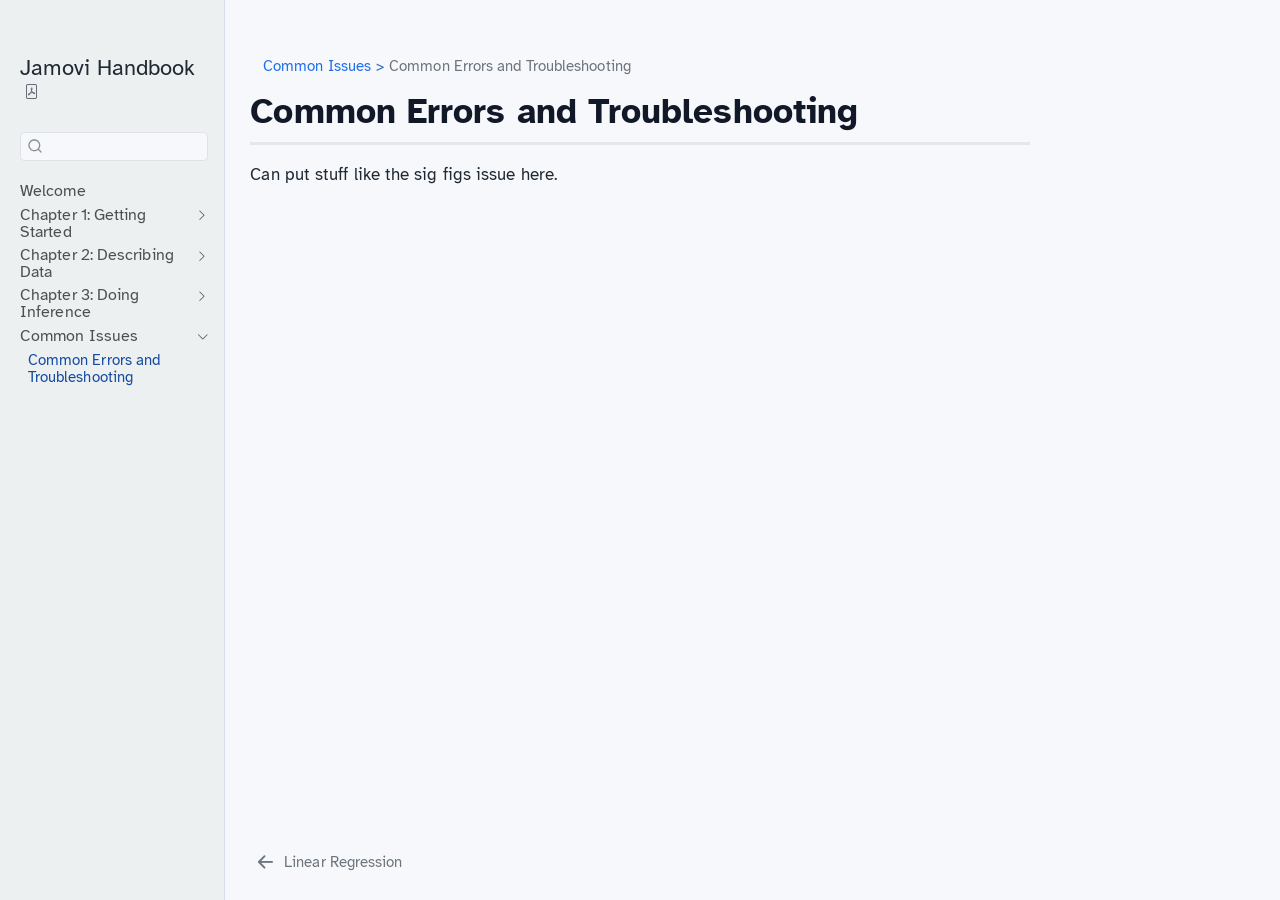
<file: _book/common-errors.html>
<!DOCTYPE html>
<html xmlns="http://www.w3.org/1999/xhtml" lang="en" xml:lang="en"><head>

<meta charset="utf-8">
<meta name="generator" content="quarto-1.9.38">

<meta name="viewport" content="width=device-width, initial-scale=1.0, user-scalable=yes">


<title>Common Errors and Troubleshooting – Jamovi Handbook</title>
<style>
/* Default styles provided by pandoc.
** See https://pandoc.org/MANUAL.html#variables-for-html for config info.
*/
code{white-space: pre-wrap;}
span.smallcaps{font-variant: small-caps;}
div.columns{display: flex; gap: min(4vw, 1.5em);}
div.column{flex: auto; overflow-x: auto;}
div.hanging-indent{margin-left: 1.5em; text-indent: -1.5em;}
ul.task-list{list-style: none;}
ul.task-list li input[type="checkbox"] {
  width: 0.8em;
  margin: 0 0.8em 0.2em -1em; /* quarto-specific, see https://github.com/quarto-dev/quarto-cli/issues/4556 */ 
  vertical-align: middle;
}
</style>


<script src="site_libs/quarto-nav/quarto-nav.js"></script>
<script src="site_libs/quarto-nav/headroom.min.js"></script>
<script src="site_libs/clipboard/clipboard.min.js"></script>
<script src="site_libs/quarto-search/autocomplete.umd.js"></script>
<script src="site_libs/quarto-search/fuse.min.js"></script>
<script src="site_libs/quarto-search/quarto-search.js"></script>
<meta name="quarto:offset" content="./">
<link href="./regression.html" rel="prev">
<script src="site_libs/quarto-html/quarto.js" type="module"></script>
<script src="site_libs/quarto-html/tabsets/tabsets.js" type="module"></script>
<script src="site_libs/quarto-html/popper.min.js"></script>
<script src="site_libs/quarto-html/tippy.umd.min.js"></script>
<script src="site_libs/quarto-html/anchor.min.js"></script>
<link href="site_libs/quarto-html/tippy.css" rel="stylesheet">
<link href="site_libs/quarto-html/quarto-syntax-highlighting-6a50bd621f08fdc5c26e43d254df0a90.css" rel="stylesheet" class="quarto-color-scheme" id="quarto-text-highlighting-styles">
<link href="site_libs/quarto-html/quarto-syntax-highlighting-dark-9bfc61b20ce54e18ae6b25bf56d136e1.css" rel="stylesheet" class="quarto-color-scheme quarto-color-alternate" id="quarto-text-highlighting-styles">
<link href="site_libs/quarto-html/quarto-syntax-highlighting-6a50bd621f08fdc5c26e43d254df0a90.css" rel="stylesheet" class="quarto-color-scheme-extra" id="quarto-text-highlighting-styles">
<script src="site_libs/bootstrap/bootstrap.min.js"></script>
<link href="site_libs/bootstrap/bootstrap-icons.css" rel="stylesheet">
<link href="site_libs/bootstrap/bootstrap-3962a6aa5240afd0d350e77f74c99713.min.css" rel="stylesheet" append-hash="true" class="quarto-color-scheme" id="quarto-bootstrap" data-mode="light">
<link href="site_libs/bootstrap/bootstrap-dark-3962a6aa5240afd0d350e77f74c99713.min.css" rel="stylesheet" append-hash="true" class="quarto-color-scheme quarto-color-alternate" id="quarto-bootstrap" data-mode="light">
<link href="site_libs/bootstrap/bootstrap-3962a6aa5240afd0d350e77f74c99713.min.css" rel="stylesheet" append-hash="true" class="quarto-color-scheme-extra" id="quarto-bootstrap" data-mode="light">
<script id="quarto-search-options" type="application/json">{
  "location": "sidebar",
  "copy-button": false,
  "collapse-after": 3,
  "panel-placement": "start",
  "type": "textbox",
  "limit": 50,
  "keyboard-shortcut": [
    "f",
    "/",
    "s"
  ],
  "show-item-context": false,
  "language": {
    "search-no-results-text": "No results",
    "search-matching-documents-text": "matching documents",
    "search-copy-link-title": "Copy link to search",
    "search-hide-matches-text": "Hide additional matches",
    "search-more-match-text": "more match in this document",
    "search-more-matches-text": "more matches in this document",
    "search-clear-button-title": "Clear",
    "search-text-placeholder": "",
    "search-detached-cancel-button-title": "Cancel",
    "search-submit-button-title": "Submit",
    "search-label": "Search"
  }
}</script>


</head>

<body class="nav-sidebar docked quarto-light">

<div id="quarto-search-results"></div>
  <header id="quarto-header" class="headroom fixed-top">
  <nav class="quarto-secondary-nav">
    <div class="container-fluid d-flex">
      <button type="button" class="quarto-btn-toggle btn" data-bs-toggle="collapse" role="button" data-bs-target=".quarto-sidebar-collapse-item" aria-controls="quarto-sidebar" aria-expanded="false" aria-label="Toggle sidebar navigation" onclick="if (window.quartoToggleHeadroom) { window.quartoToggleHeadroom(); }">
        <i class="bi bi-layout-text-sidebar-reverse"></i>
      </button>
        <nav class="quarto-page-breadcrumbs" aria-label="breadcrumb"><ol class="breadcrumb"><li class="breadcrumb-item"><a href="./common-errors.html">Common Issues</a></li><li class="breadcrumb-item"><a href="./common-errors.html"><span class="chapter-title">Common Errors and Troubleshooting</span></a></li></ol></nav>
        <a class="flex-grow-1" role="navigation" data-bs-toggle="collapse" data-bs-target=".quarto-sidebar-collapse-item" aria-controls="quarto-sidebar" aria-expanded="false" aria-label="Toggle sidebar navigation" onclick="if (window.quartoToggleHeadroom) { window.quartoToggleHeadroom(); }">      
        </a>
      <button type="button" class="btn quarto-search-button" aria-label="Search" onclick="window.quartoOpenSearch();">
        <i class="bi bi-search"></i>
      </button>
    </div>
  </nav>
</header>
<!-- content -->
<div id="quarto-content" class="quarto-container page-columns page-rows-contents page-layout-article">
<!-- sidebar -->
  <nav id="quarto-sidebar" class="sidebar collapse collapse-horizontal quarto-sidebar-collapse-item sidebar-navigation docked overflow-auto">
    <div class="pt-lg-2 mt-2 text-left sidebar-header">
    <div class="sidebar-title mb-0 py-0">
      <a href="./">Jamovi Handbook</a> 
        <div class="sidebar-tools-main">
    <a href="./jamovi-handbook.pdf" title="Download PDF" class="quarto-navigation-tool px-1" aria-label="Download PDF"><i class="bi bi-file-pdf"></i></a>
</div>
    </div>
      </div>
        <div class="mt-2 flex-shrink-0 align-items-center">
        <div class="sidebar-search">
        <div id="quarto-search" class="" title="Search"></div>
        </div>
        </div>
    <div class="sidebar-menu-container"> 
    <ul class="list-unstyled mt-1">
        <li class="sidebar-item">
  <div class="sidebar-item-container"> 
  <a href="./index.html" class="sidebar-item-text sidebar-link">
 <span class="menu-text">Welcome</span></a>
  </div>
</li>
        <li class="sidebar-item sidebar-item-section">
      <div class="sidebar-item-container"> 
            <a class="sidebar-item-text sidebar-link text-start collapsed" data-bs-toggle="collapse" data-bs-target="#quarto-sidebar-section-1" role="navigation" aria-expanded="false">
 <span class="menu-text">Chapter 1: Getting Started</span></a>
          <a class="sidebar-item-toggle text-start collapsed" data-bs-toggle="collapse" data-bs-target="#quarto-sidebar-section-1" role="navigation" aria-expanded="false" aria-label="Toggle section">
            <i class="bi bi-chevron-right ms-2"></i>
          </a> 
      </div>
      <ul id="quarto-sidebar-section-1" class="collapse list-unstyled sidebar-section depth1 ">  
          <li class="sidebar-item">
  <div class="sidebar-item-container"> 
  <a href="./installing-jamovi.html" class="sidebar-item-text sidebar-link"><span class="chapter-title">Installing jamovi</span></a>
  </div>
</li>
          <li class="sidebar-item">
  <div class="sidebar-item-container"> 
  <a href="./opening-data.html" class="sidebar-item-text sidebar-link"><span class="chapter-title">Setting up jamovi and Reading Data</span></a>
  </div>
</li>
      </ul>
  </li>
        <li class="sidebar-item sidebar-item-section">
      <div class="sidebar-item-container"> 
            <a class="sidebar-item-text sidebar-link text-start collapsed" data-bs-toggle="collapse" data-bs-target="#quarto-sidebar-section-2" role="navigation" aria-expanded="false">
 <span class="menu-text">Chapter 2: Describing Data</span></a>
          <a class="sidebar-item-toggle text-start collapsed" data-bs-toggle="collapse" data-bs-target="#quarto-sidebar-section-2" role="navigation" aria-expanded="false" aria-label="Toggle section">
            <i class="bi bi-chevron-right ms-2"></i>
          </a> 
      </div>
      <ul id="quarto-sidebar-section-2" class="collapse list-unstyled sidebar-section depth1 ">  
          <li class="sidebar-item">
  <div class="sidebar-item-container"> 
  <a href="./descriptives.html" class="sidebar-item-text sidebar-link"><span class="chapter-title">Descriptive Statistics</span></a>
  </div>
</li>
          <li class="sidebar-item">
  <div class="sidebar-item-container"> 
  <a href="./graphs-and-tables.html" class="sidebar-item-text sidebar-link"><span class="chapter-title">Plots and Tables</span></a>
  </div>
</li>
      </ul>
  </li>
        <li class="sidebar-item sidebar-item-section">
      <div class="sidebar-item-container"> 
            <a class="sidebar-item-text sidebar-link text-start collapsed" data-bs-toggle="collapse" data-bs-target="#quarto-sidebar-section-3" role="navigation" aria-expanded="false">
 <span class="menu-text">Chapter 3: Doing Inference</span></a>
          <a class="sidebar-item-toggle text-start collapsed" data-bs-toggle="collapse" data-bs-target="#quarto-sidebar-section-3" role="navigation" aria-expanded="false" aria-label="Toggle section">
            <i class="bi bi-chevron-right ms-2"></i>
          </a> 
      </div>
      <ul id="quarto-sidebar-section-3" class="collapse list-unstyled sidebar-section depth1 ">  
          <li class="sidebar-item">
  <div class="sidebar-item-container"> 
  <a href="./ttest.html" class="sidebar-item-text sidebar-link"><span class="chapter-title">T-Tests for One Population</span></a>
  </div>
</li>
          <li class="sidebar-item">
  <div class="sidebar-item-container"> 
  <a href="./unpaired-ttest.html" class="sidebar-item-text sidebar-link"><span class="chapter-title">T-Tests for Two Populations (Unpaired)</span></a>
  </div>
</li>
          <li class="sidebar-item">
  <div class="sidebar-item-container"> 
  <a href="./power.html" class="sidebar-item-text sidebar-link"><span class="chapter-title">Power Analysis</span></a>
  </div>
</li>
          <li class="sidebar-item">
  <div class="sidebar-item-container"> 
  <a href="./anova.html" class="sidebar-item-text sidebar-link"><span class="chapter-title">ANOVA and Multiple Comparisons</span></a>
  </div>
</li>
          <li class="sidebar-item">
  <div class="sidebar-item-container"> 
  <a href="./regression.html" class="sidebar-item-text sidebar-link"><span class="chapter-title">Linear Regression</span></a>
  </div>
</li>
      </ul>
  </li>
        <li class="sidebar-item sidebar-item-section">
      <div class="sidebar-item-container"> 
            <a class="sidebar-item-text sidebar-link text-start" data-bs-toggle="collapse" data-bs-target="#quarto-sidebar-section-4" role="navigation" aria-expanded="true">
 <span class="menu-text">Common Issues</span></a>
          <a class="sidebar-item-toggle text-start" data-bs-toggle="collapse" data-bs-target="#quarto-sidebar-section-4" role="navigation" aria-expanded="true" aria-label="Toggle section">
            <i class="bi bi-chevron-right ms-2"></i>
          </a> 
      </div>
      <ul id="quarto-sidebar-section-4" class="collapse list-unstyled sidebar-section depth1 show">  
          <li class="sidebar-item">
  <div class="sidebar-item-container"> 
  <a href="./common-errors.html" class="sidebar-item-text sidebar-link active"><span class="chapter-title">Common Errors and Troubleshooting</span></a>
  </div>
</li>
      </ul>
  </li>
    </ul>
    </div>
</nav>
<div id="quarto-sidebar-glass" class="quarto-sidebar-collapse-item" data-bs-toggle="collapse" data-bs-target=".quarto-sidebar-collapse-item"></div>
<!-- margin-sidebar -->
    <div id="quarto-margin-sidebar" class="sidebar margin-sidebar zindex-bottom">
        
    </div>
<!-- main -->
<main class="content" id="quarto-document-content">

<header id="title-block-header" class="quarto-title-block default"><nav class="quarto-page-breadcrumbs quarto-title-breadcrumbs d-none d-lg-block" aria-label="breadcrumb"><ol class="breadcrumb"><li class="breadcrumb-item"><a href="./common-errors.html">Common Issues</a></li><li class="breadcrumb-item"><a href="./common-errors.html"><span class="chapter-title">Common Errors and Troubleshooting</span></a></li></ol></nav>
<div class="quarto-title">
<h1 class="title"><span class="chapter-title">Common Errors and Troubleshooting</span></h1>
</div>



<div class="quarto-title-meta">

    
  
    
  </div>
  


</header>


<p>Can put stuff like the sig figs issue here.</p>



</main> <!-- /main -->
<script id="quarto-html-after-body" type="application/javascript">
  window.document.addEventListener("DOMContentLoaded", function (event) {
    const icon = "";
    const anchorJS = new window.AnchorJS();
    anchorJS.options = {
      placement: 'right',
      icon: icon
    };
    anchorJS.add('.anchored');
    const isCodeAnnotation = (el) => {
      for (const clz of el.classList) {
        if (clz.startsWith('code-annotation-')) {                     
          return true;
        }
      }
      return false;
    }
    const onCopySuccess = function(e) {
      // button target
      const button = e.trigger;
      // don't keep focus
      button.blur();
      // flash "checked"
      button.classList.add('code-copy-button-checked');
      var currentTitle = button.getAttribute("title");
      button.setAttribute("title", "Copied!");
      let tooltip;
      if (window.bootstrap) {
        button.setAttribute("data-bs-toggle", "tooltip");
        button.setAttribute("data-bs-placement", "left");
        button.setAttribute("data-bs-title", "Copied!");
        tooltip = new bootstrap.Tooltip(button, 
          { trigger: "manual", 
            customClass: "code-copy-button-tooltip",
            offset: [0, -8]});
        tooltip.show();    
      }
      setTimeout(function() {
        if (tooltip) {
          tooltip.hide();
          button.removeAttribute("data-bs-title");
          button.removeAttribute("data-bs-toggle");
          button.removeAttribute("data-bs-placement");
        }
        button.setAttribute("title", currentTitle);
        button.classList.remove('code-copy-button-checked');
      }, 1000);
      // clear code selection
      e.clearSelection();
    }
    const getTextToCopy = function(trigger) {
      const outerScaffold = trigger.parentElement.cloneNode(true);
      const codeEl = outerScaffold.querySelector('code');
      for (const childEl of codeEl.children) {
        if (isCodeAnnotation(childEl)) {
          childEl.remove();
        }
      }
      return codeEl.innerText;
    }
    const clipboard = new window.ClipboardJS('.code-copy-button:not([data-in-quarto-modal])', {
      text: getTextToCopy
    });
    clipboard.on('success', onCopySuccess);
    if (window.document.getElementById('quarto-embedded-source-code-modal')) {
      const clipboardModal = new window.ClipboardJS('.code-copy-button[data-in-quarto-modal]', {
        text: getTextToCopy,
        container: window.document.getElementById('quarto-embedded-source-code-modal')
      });
      clipboardModal.on('success', onCopySuccess);
    }
      var localhostRegex = new RegExp(/^(?:http|https):\/\/localhost\:?[0-9]*\//);
      var mailtoRegex = new RegExp(/^mailto:/);
        var filterRegex = new RegExp('/' + window.location.host + '/');
      var isInternal = (href) => {
          return filterRegex.test(href) || localhostRegex.test(href) || mailtoRegex.test(href);
      }
      // Inspect non-navigation links and adorn them if external
     var links = window.document.querySelectorAll('a[href]:not(.nav-link):not(.navbar-brand):not(.toc-action):not(.sidebar-link):not(.sidebar-item-toggle):not(.pagination-link):not(.no-external):not([aria-hidden]):not(.dropdown-item):not(.quarto-navigation-tool):not(.about-link)');
      for (var i=0; i<links.length; i++) {
        const link = links[i];
        if (!isInternal(link.href)) {
          // undo the damage that might have been done by quarto-nav.js in the case of
          // links that we want to consider external
          if (link.dataset.originalHref !== undefined) {
            link.href = link.dataset.originalHref;
          }
        }
      }
    function tippyHover(el, contentFn, onTriggerFn, onUntriggerFn) {
      const config = {
        allowHTML: true,
        maxWidth: 500,
        delay: 100,
        arrow: false,
        appendTo: function(el) {
            return el.parentElement;
        },
        interactive: true,
        interactiveBorder: 10,
        theme: 'quarto',
        placement: 'bottom-start',
      };
      if (contentFn) {
        config.content = contentFn;
      }
      if (onTriggerFn) {
        config.onTrigger = onTriggerFn;
      }
      if (onUntriggerFn) {
        config.onUntrigger = onUntriggerFn;
      }
      window.tippy(el, config); 
    }
    const noterefs = window.document.querySelectorAll('a[role="doc-noteref"]');
    for (var i=0; i<noterefs.length; i++) {
      const ref = noterefs[i];
      tippyHover(ref, function() {
        // use id or data attribute instead here
        let href = ref.getAttribute('data-footnote-href') || ref.getAttribute('href');
        try { href = new URL(href).hash; } catch {}
        const id = href.replace(/^#\/?/, "");
        const note = window.document.getElementById(id);
        if (note) {
          return note.innerHTML;
        } else {
          return "";
        }
      });
    }
    const xrefs = window.document.querySelectorAll('a.quarto-xref');
    const processXRef = (id, note) => {
      // Strip column container classes
      const stripColumnClz = (el) => {
        el.classList.remove("page-full", "page-columns");
        if (el.children) {
          for (const child of el.children) {
            stripColumnClz(child);
          }
        }
      }
      stripColumnClz(note)
      if (id === null || id.startsWith('sec-')) {
        // Special case sections, only their first couple elements
        const container = document.createElement("div");
        if (note.children && note.children.length > 2) {
          container.appendChild(note.children[0].cloneNode(true));
          for (let i = 1; i < note.children.length; i++) {
            const child = note.children[i];
            if (child.tagName === "P" && child.innerText === "") {
              continue;
            } else {
              container.appendChild(child.cloneNode(true));
              break;
            }
          }
          if (window.Quarto?.typesetMath) {
            window.Quarto.typesetMath(container);
          }
          return container.innerHTML
        } else {
          if (window.Quarto?.typesetMath) {
            window.Quarto.typesetMath(note);
          }
          return note.innerHTML;
        }
      } else {
        // Remove any anchor links if they are present
        const anchorLink = note.querySelector('a.anchorjs-link');
        if (anchorLink) {
          anchorLink.remove();
        }
        if (window.Quarto?.typesetMath) {
          window.Quarto.typesetMath(note);
        }
        if (note.classList.contains("callout")) {
          return note.outerHTML;
        } else {
          return note.innerHTML;
        }
      }
    }
    for (var i=0; i<xrefs.length; i++) {
      const xref = xrefs[i];
      tippyHover(xref, undefined, function(instance) {
        instance.disable();
        let url = xref.getAttribute('href');
        let hash = undefined; 
        if (url.startsWith('#')) {
          hash = url;
        } else {
          try { hash = new URL(url).hash; } catch {}
        }
        if (hash) {
          const id = hash.replace(/^#\/?/, "");
          const note = window.document.getElementById(id);
          if (note !== null) {
            try {
              const html = processXRef(id, note.cloneNode(true));
              instance.setContent(html);
            } finally {
              instance.enable();
              instance.show();
            }
          } else {
            // See if we can fetch this
            fetch(url.split('#')[0])
            .then(res => res.text())
            .then(html => {
              const parser = new DOMParser();
              const htmlDoc = parser.parseFromString(html, "text/html");
              const note = htmlDoc.getElementById(id);
              if (note !== null) {
                const html = processXRef(id, note);
                instance.setContent(html);
              } 
            }).finally(() => {
              instance.enable();
              instance.show();
            });
          }
        } else {
          // See if we can fetch a full url (with no hash to target)
          // This is a special case and we should probably do some content thinning / targeting
          fetch(url)
          .then(res => res.text())
          .then(html => {
            const parser = new DOMParser();
            const htmlDoc = parser.parseFromString(html, "text/html");
            const note = htmlDoc.querySelector('main.content');
            if (note !== null) {
              // This should only happen for chapter cross references
              // (since there is no id in the URL)
              // remove the first header
              if (note.children.length > 0 && note.children[0].tagName === "HEADER") {
                note.children[0].remove();
              }
              const html = processXRef(null, note);
              instance.setContent(html);
            } 
          }).finally(() => {
            instance.enable();
            instance.show();
          });
        }
      }, function(instance) {
      });
    }
        let selectedAnnoteEl;
        const selectorForAnnotation = ( cell, annotation) => {
          let cellAttr = 'data-code-cell="' + cell + '"';
          let lineAttr = 'data-code-annotation="' +  annotation + '"';
          const selector = 'span[' + cellAttr + '][' + lineAttr + ']';
          return selector;
        }
        const selectCodeLines = (annoteEl) => {
          const doc = window.document;
          const targetCell = annoteEl.getAttribute("data-target-cell");
          const targetAnnotation = annoteEl.getAttribute("data-target-annotation");
          const annoteSpan = window.document.querySelector(selectorForAnnotation(targetCell, targetAnnotation));
          const lines = annoteSpan.getAttribute("data-code-lines").split(",");
          const lineIds = lines.map((line) => {
            return targetCell + "-" + line;
          })
          let top = null;
          let height = null;
          let parent = null;
          if (lineIds.length > 0) {
              //compute the position of the single el (top and bottom and make a div)
              const el = window.document.getElementById(lineIds[0]);
              top = el.offsetTop;
              height = el.offsetHeight;
              parent = el.parentElement.parentElement;
            if (lineIds.length > 1) {
              const lastEl = window.document.getElementById(lineIds[lineIds.length - 1]);
              const bottom = lastEl.offsetTop + lastEl.offsetHeight;
              height = bottom - top;
            }
            if (top !== null && height !== null && parent !== null) {
              // cook up a div (if necessary) and position it 
              let div = window.document.getElementById("code-annotation-line-highlight");
              if (div === null) {
                div = window.document.createElement("div");
                div.setAttribute("id", "code-annotation-line-highlight");
                div.style.position = 'absolute';
                parent.appendChild(div);
              }
              div.style.top = top - 2 + "px";
              div.style.height = height + 4 + "px";
              div.style.left = 0;
              let gutterDiv = window.document.getElementById("code-annotation-line-highlight-gutter");
              if (gutterDiv === null) {
                gutterDiv = window.document.createElement("div");
                gutterDiv.setAttribute("id", "code-annotation-line-highlight-gutter");
                gutterDiv.style.position = 'absolute';
                const codeCell = window.document.getElementById(targetCell);
                const gutter = codeCell.querySelector('.code-annotation-gutter');
                gutter.appendChild(gutterDiv);
              }
              gutterDiv.style.top = top - 2 + "px";
              gutterDiv.style.height = height + 4 + "px";
            }
            selectedAnnoteEl = annoteEl;
          }
        };
        const unselectCodeLines = () => {
          const elementsIds = ["code-annotation-line-highlight", "code-annotation-line-highlight-gutter"];
          elementsIds.forEach((elId) => {
            const div = window.document.getElementById(elId);
            if (div) {
              div.remove();
            }
          });
          selectedAnnoteEl = undefined;
        };
          // Handle positioning of the toggle
      window.addEventListener(
        "resize",
        throttle(() => {
          elRect = undefined;
          if (selectedAnnoteEl) {
            selectCodeLines(selectedAnnoteEl);
          }
        }, 10)
      );
      function throttle(fn, ms) {
      let throttle = false;
      let timer;
        return (...args) => {
          if(!throttle) { // first call gets through
              fn.apply(this, args);
              throttle = true;
          } else { // all the others get throttled
              if(timer) clearTimeout(timer); // cancel #2
              timer = setTimeout(() => {
                fn.apply(this, args);
                timer = throttle = false;
              }, ms);
          }
        };
      }
        // Attach click handler to the DT
        const annoteDls = window.document.querySelectorAll('dt[data-target-cell]');
        for (const annoteDlNode of annoteDls) {
          annoteDlNode.addEventListener('click', (event) => {
            const clickedEl = event.target;
            if (clickedEl !== selectedAnnoteEl) {
              unselectCodeLines();
              const activeEl = window.document.querySelector('dt[data-target-cell].code-annotation-active');
              if (activeEl) {
                activeEl.classList.remove('code-annotation-active');
              }
              selectCodeLines(clickedEl);
              clickedEl.classList.add('code-annotation-active');
            } else {
              // Unselect the line
              unselectCodeLines();
              clickedEl.classList.remove('code-annotation-active');
            }
          });
        }
    const findCites = (el) => {
      const parentEl = el.parentElement;
      if (parentEl) {
        const cites = parentEl.dataset.cites;
        if (cites) {
          return {
            el,
            cites: cites.split(' ')
          };
        } else {
          return findCites(el.parentElement)
        }
      } else {
        return undefined;
      }
    };
    var bibliorefs = window.document.querySelectorAll('a[role="doc-biblioref"]');
    for (var i=0; i<bibliorefs.length; i++) {
      const ref = bibliorefs[i];
      const citeInfo = findCites(ref);
      if (citeInfo) {
        tippyHover(citeInfo.el, function() {
          var popup = window.document.createElement('div');
          citeInfo.cites.forEach(function(cite) {
            var citeDiv = window.document.createElement('div');
            citeDiv.classList.add('hanging-indent');
            citeDiv.classList.add('csl-entry');
            var biblioDiv = window.document.getElementById('ref-' + cite);
            if (biblioDiv) {
              citeDiv.innerHTML = biblioDiv.innerHTML;
            }
            popup.appendChild(citeDiv);
          });
          return popup.innerHTML;
        });
      }
    }
  });
  </script>
<nav class="page-navigation">
  <div class="nav-page nav-page-previous">
      <a href="./regression.html" class="pagination-link" aria-label="Linear Regression">
        <i class="bi bi-arrow-left-short"></i> <span class="nav-page-text"><span class="chapter-title">Linear Regression</span></span>
      </a>          
  </div>
  <div class="nav-page nav-page-next">
  </div>
</nav>
</div> <!-- /content -->




</body></html>
</file>
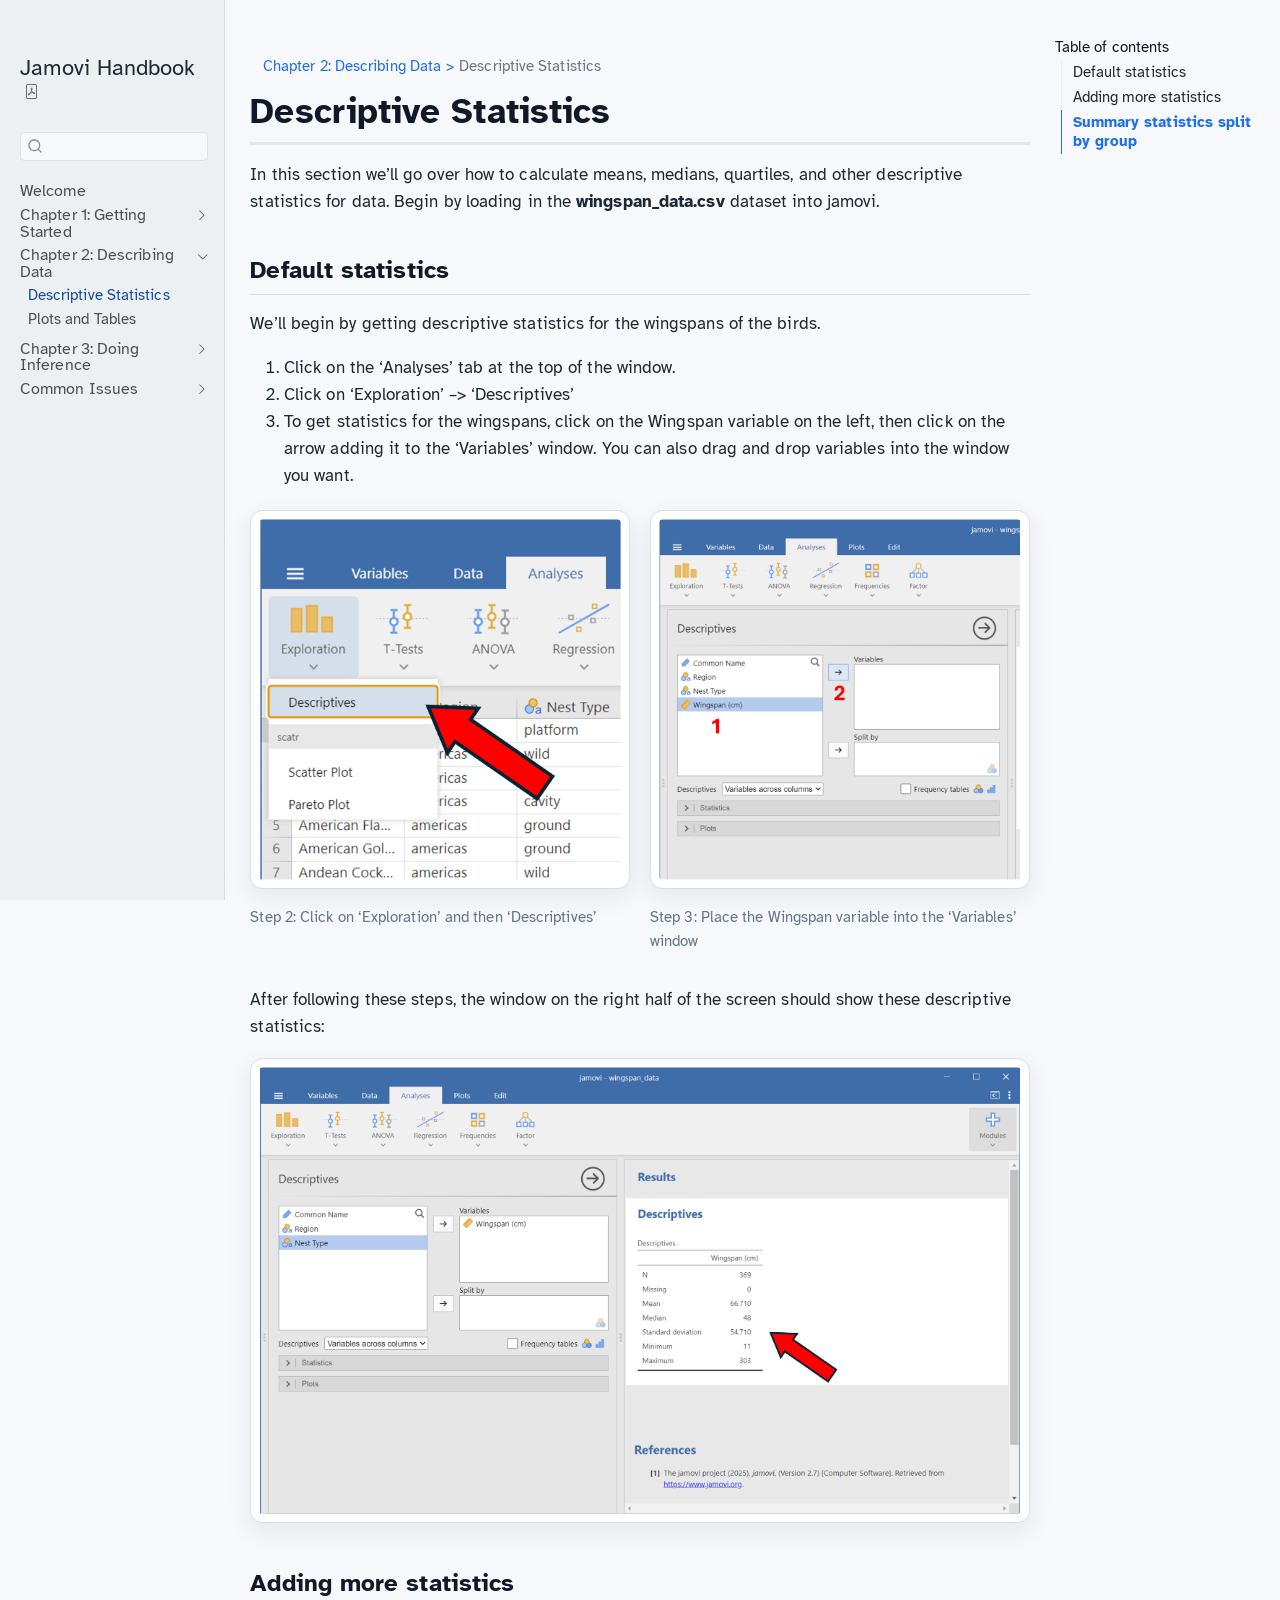
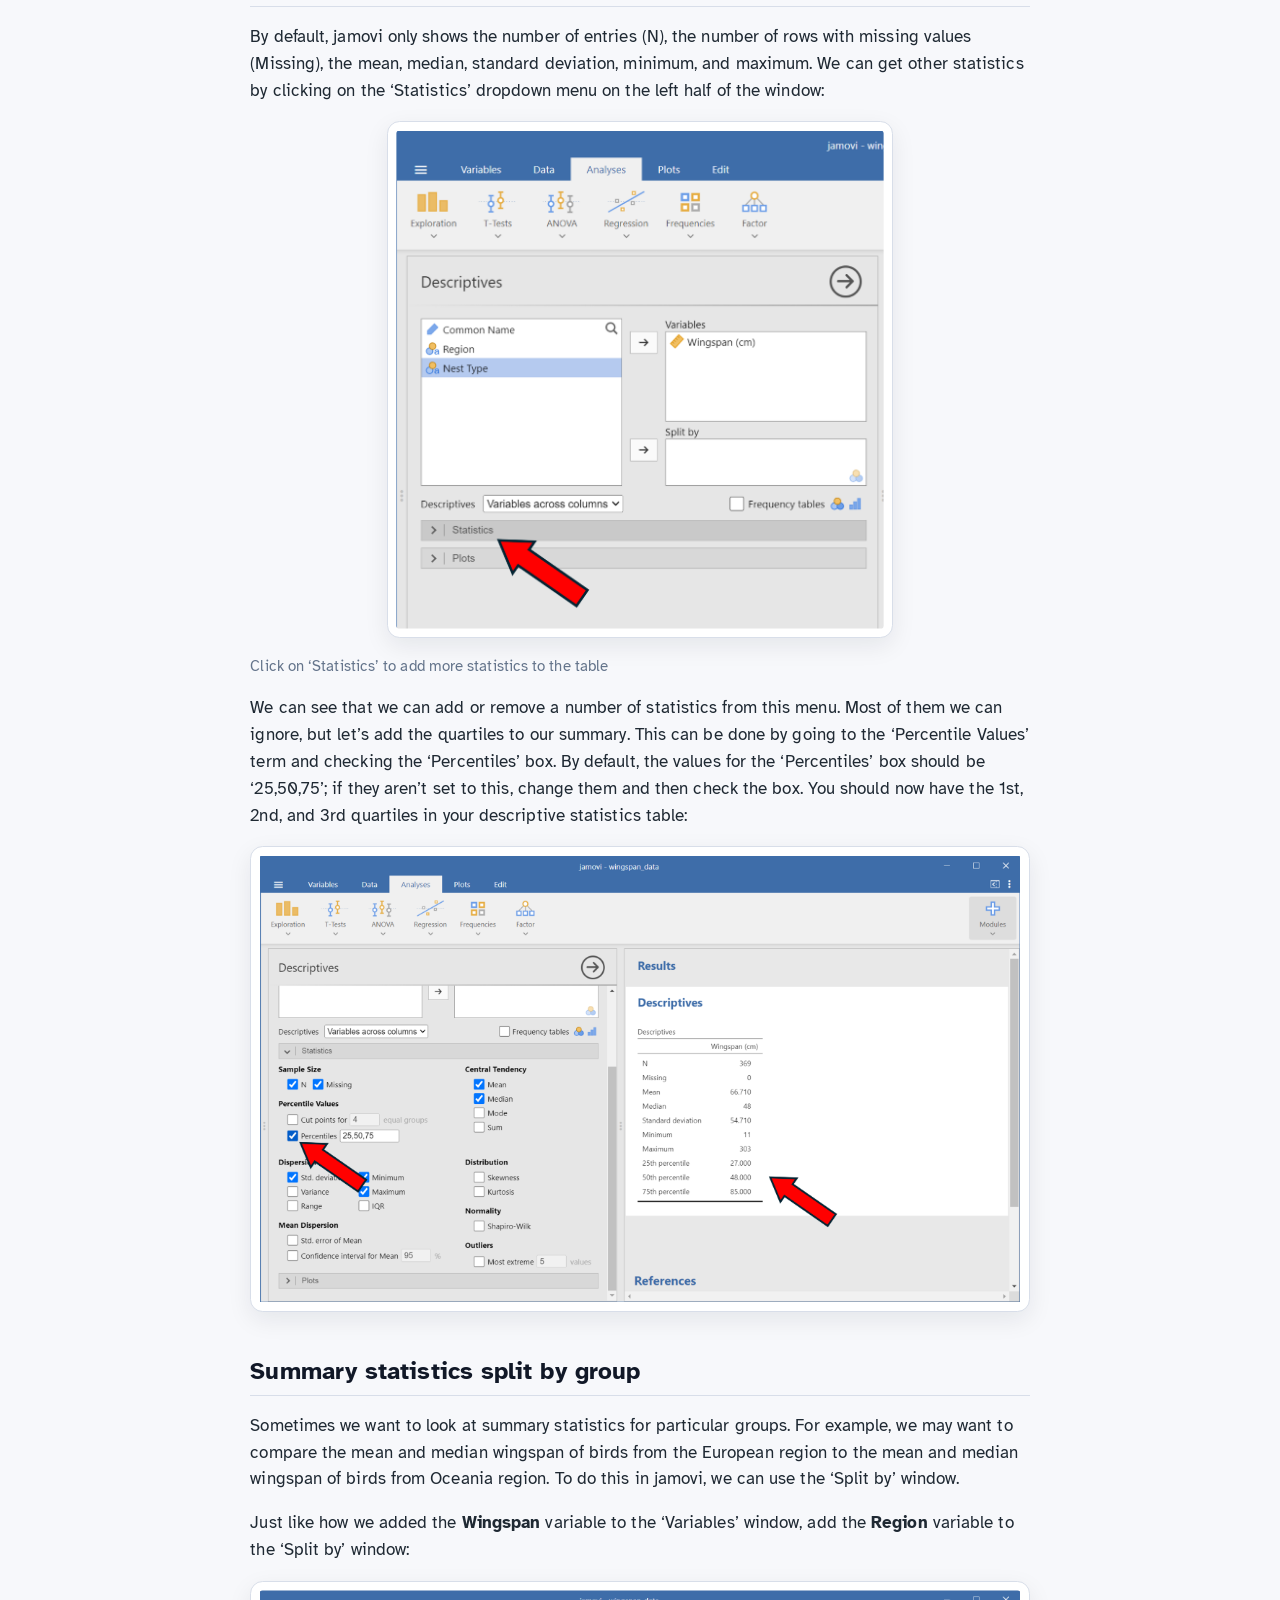
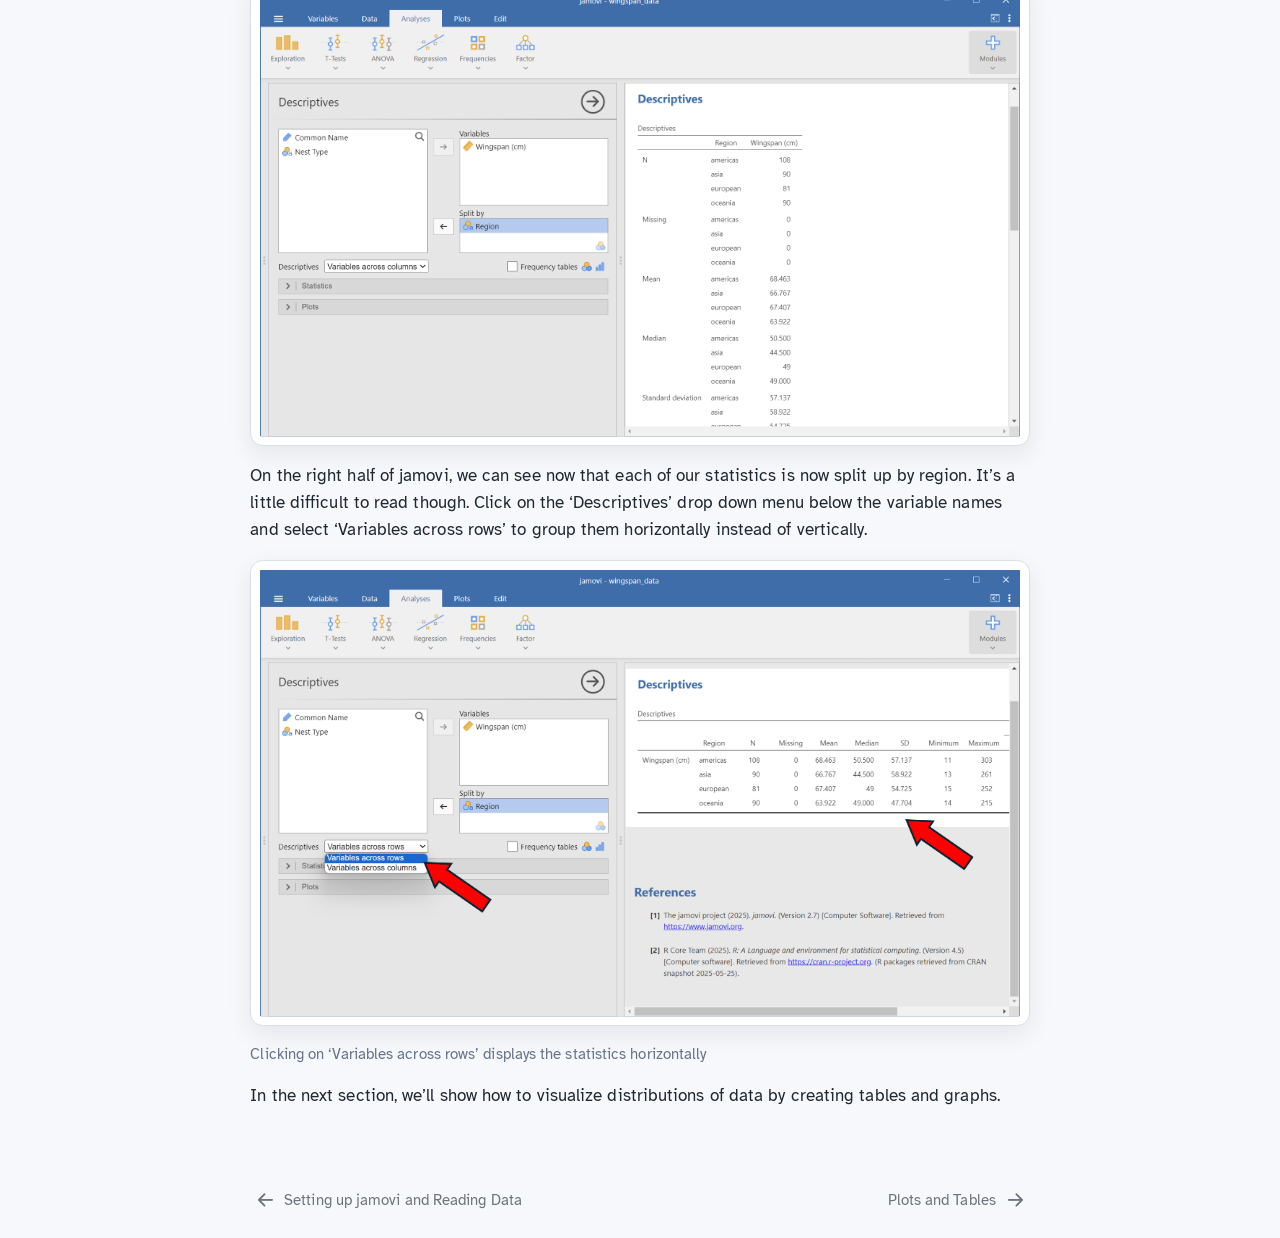
<file: _book/descriptives.html>
<!DOCTYPE html>
<html xmlns="http://www.w3.org/1999/xhtml" lang="en" xml:lang="en"><head>

<meta charset="utf-8">
<meta name="generator" content="quarto-1.9.38">

<meta name="viewport" content="width=device-width, initial-scale=1.0, user-scalable=yes">


<title>Descriptive Statistics – Jamovi Handbook</title>
<style>
/* Default styles provided by pandoc.
** See https://pandoc.org/MANUAL.html#variables-for-html for config info.
*/
code{white-space: pre-wrap;}
span.smallcaps{font-variant: small-caps;}
div.columns{display: flex; gap: min(4vw, 1.5em);}
div.column{flex: auto; overflow-x: auto;}
div.hanging-indent{margin-left: 1.5em; text-indent: -1.5em;}
ul.task-list{list-style: none;}
ul.task-list li input[type="checkbox"] {
  width: 0.8em;
  margin: 0 0.8em 0.2em -1em; /* quarto-specific, see https://github.com/quarto-dev/quarto-cli/issues/4556 */ 
  vertical-align: middle;
}
</style>


<script src="site_libs/quarto-nav/quarto-nav.js"></script>
<script src="site_libs/quarto-nav/headroom.min.js"></script>
<script src="site_libs/clipboard/clipboard.min.js"></script>
<script src="site_libs/quarto-search/autocomplete.umd.js"></script>
<script src="site_libs/quarto-search/fuse.min.js"></script>
<script src="site_libs/quarto-search/quarto-search.js"></script>
<meta name="quarto:offset" content="./">
<link href="./graphs-and-tables.html" rel="next">
<link href="./opening-data.html" rel="prev">
<script src="site_libs/quarto-html/quarto.js" type="module"></script>
<script src="site_libs/quarto-html/tabsets/tabsets.js" type="module"></script>
<script src="site_libs/quarto-html/popper.min.js"></script>
<script src="site_libs/quarto-html/tippy.umd.min.js"></script>
<script src="site_libs/quarto-html/anchor.min.js"></script>
<link href="site_libs/quarto-html/tippy.css" rel="stylesheet">
<link href="site_libs/quarto-html/quarto-syntax-highlighting-6a50bd621f08fdc5c26e43d254df0a90.css" rel="stylesheet" class="quarto-color-scheme" id="quarto-text-highlighting-styles">
<link href="site_libs/quarto-html/quarto-syntax-highlighting-dark-9bfc61b20ce54e18ae6b25bf56d136e1.css" rel="stylesheet" class="quarto-color-scheme quarto-color-alternate" id="quarto-text-highlighting-styles">
<link href="site_libs/quarto-html/quarto-syntax-highlighting-6a50bd621f08fdc5c26e43d254df0a90.css" rel="stylesheet" class="quarto-color-scheme-extra" id="quarto-text-highlighting-styles">
<script src="site_libs/bootstrap/bootstrap.min.js"></script>
<link href="site_libs/bootstrap/bootstrap-icons.css" rel="stylesheet">
<link href="site_libs/bootstrap/bootstrap-3962a6aa5240afd0d350e77f74c99713.min.css" rel="stylesheet" append-hash="true" class="quarto-color-scheme" id="quarto-bootstrap" data-mode="light">
<link href="site_libs/bootstrap/bootstrap-dark-3962a6aa5240afd0d350e77f74c99713.min.css" rel="stylesheet" append-hash="true" class="quarto-color-scheme quarto-color-alternate" id="quarto-bootstrap" data-mode="light">
<link href="site_libs/bootstrap/bootstrap-3962a6aa5240afd0d350e77f74c99713.min.css" rel="stylesheet" append-hash="true" class="quarto-color-scheme-extra" id="quarto-bootstrap" data-mode="light">
<script src="site_libs/quarto-contrib/glightbox/glightbox.min.js"></script>
<link href="site_libs/quarto-contrib/glightbox/glightbox.min.css" rel="stylesheet">
<link href="site_libs/quarto-contrib/glightbox/lightbox.css" rel="stylesheet">
<script id="quarto-search-options" type="application/json">{
  "location": "sidebar",
  "copy-button": false,
  "collapse-after": 3,
  "panel-placement": "start",
  "type": "textbox",
  "limit": 50,
  "keyboard-shortcut": [
    "f",
    "/",
    "s"
  ],
  "show-item-context": false,
  "language": {
    "search-no-results-text": "No results",
    "search-matching-documents-text": "matching documents",
    "search-copy-link-title": "Copy link to search",
    "search-hide-matches-text": "Hide additional matches",
    "search-more-match-text": "more match in this document",
    "search-more-matches-text": "more matches in this document",
    "search-clear-button-title": "Clear",
    "search-text-placeholder": "",
    "search-detached-cancel-button-title": "Cancel",
    "search-submit-button-title": "Submit",
    "search-label": "Search"
  }
}</script>


</head>

<body class="nav-sidebar docked quarto-light">

<div id="quarto-search-results"></div>
  <header id="quarto-header" class="headroom fixed-top">
  <nav class="quarto-secondary-nav">
    <div class="container-fluid d-flex">
      <button type="button" class="quarto-btn-toggle btn" data-bs-toggle="collapse" role="button" data-bs-target=".quarto-sidebar-collapse-item" aria-controls="quarto-sidebar" aria-expanded="false" aria-label="Toggle sidebar navigation" onclick="if (window.quartoToggleHeadroom) { window.quartoToggleHeadroom(); }">
        <i class="bi bi-layout-text-sidebar-reverse"></i>
      </button>
        <nav class="quarto-page-breadcrumbs" aria-label="breadcrumb"><ol class="breadcrumb"><li class="breadcrumb-item"><a href="./descriptives.html">Chapter 2: Describing Data</a></li><li class="breadcrumb-item"><a href="./descriptives.html"><span class="chapter-title">Descriptive Statistics</span></a></li></ol></nav>
        <a class="flex-grow-1" role="navigation" data-bs-toggle="collapse" data-bs-target=".quarto-sidebar-collapse-item" aria-controls="quarto-sidebar" aria-expanded="false" aria-label="Toggle sidebar navigation" onclick="if (window.quartoToggleHeadroom) { window.quartoToggleHeadroom(); }">      
        </a>
      <button type="button" class="btn quarto-search-button" aria-label="Search" onclick="window.quartoOpenSearch();">
        <i class="bi bi-search"></i>
      </button>
    </div>
  </nav>
</header>
<!-- content -->
<div id="quarto-content" class="quarto-container page-columns page-rows-contents page-layout-article">
<!-- sidebar -->
  <nav id="quarto-sidebar" class="sidebar collapse collapse-horizontal quarto-sidebar-collapse-item sidebar-navigation docked overflow-auto">
    <div class="pt-lg-2 mt-2 text-left sidebar-header">
    <div class="sidebar-title mb-0 py-0">
      <a href="./">Jamovi Handbook</a> 
        <div class="sidebar-tools-main">
    <a href="./jamovi-handbook.pdf" title="Download PDF" class="quarto-navigation-tool px-1" aria-label="Download PDF"><i class="bi bi-file-pdf"></i></a>
</div>
    </div>
      </div>
        <div class="mt-2 flex-shrink-0 align-items-center">
        <div class="sidebar-search">
        <div id="quarto-search" class="" title="Search"></div>
        </div>
        </div>
    <div class="sidebar-menu-container"> 
    <ul class="list-unstyled mt-1">
        <li class="sidebar-item">
  <div class="sidebar-item-container"> 
  <a href="./index.html" class="sidebar-item-text sidebar-link">
 <span class="menu-text">Welcome</span></a>
  </div>
</li>
        <li class="sidebar-item sidebar-item-section">
      <div class="sidebar-item-container"> 
            <a class="sidebar-item-text sidebar-link text-start collapsed" data-bs-toggle="collapse" data-bs-target="#quarto-sidebar-section-1" role="navigation" aria-expanded="false">
 <span class="menu-text">Chapter 1: Getting Started</span></a>
          <a class="sidebar-item-toggle text-start collapsed" data-bs-toggle="collapse" data-bs-target="#quarto-sidebar-section-1" role="navigation" aria-expanded="false" aria-label="Toggle section">
            <i class="bi bi-chevron-right ms-2"></i>
          </a> 
      </div>
      <ul id="quarto-sidebar-section-1" class="collapse list-unstyled sidebar-section depth1 ">  
          <li class="sidebar-item">
  <div class="sidebar-item-container"> 
  <a href="./installing-jamovi.html" class="sidebar-item-text sidebar-link"><span class="chapter-title">Installing jamovi</span></a>
  </div>
</li>
          <li class="sidebar-item">
  <div class="sidebar-item-container"> 
  <a href="./opening-data.html" class="sidebar-item-text sidebar-link"><span class="chapter-title">Setting up jamovi and Reading Data</span></a>
  </div>
</li>
      </ul>
  </li>
        <li class="sidebar-item sidebar-item-section">
      <div class="sidebar-item-container"> 
            <a class="sidebar-item-text sidebar-link text-start" data-bs-toggle="collapse" data-bs-target="#quarto-sidebar-section-2" role="navigation" aria-expanded="true">
 <span class="menu-text">Chapter 2: Describing Data</span></a>
          <a class="sidebar-item-toggle text-start" data-bs-toggle="collapse" data-bs-target="#quarto-sidebar-section-2" role="navigation" aria-expanded="true" aria-label="Toggle section">
            <i class="bi bi-chevron-right ms-2"></i>
          </a> 
      </div>
      <ul id="quarto-sidebar-section-2" class="collapse list-unstyled sidebar-section depth1 show">  
          <li class="sidebar-item">
  <div class="sidebar-item-container"> 
  <a href="./descriptives.html" class="sidebar-item-text sidebar-link active"><span class="chapter-title">Descriptive Statistics</span></a>
  </div>
</li>
          <li class="sidebar-item">
  <div class="sidebar-item-container"> 
  <a href="./graphs-and-tables.html" class="sidebar-item-text sidebar-link"><span class="chapter-title">Plots and Tables</span></a>
  </div>
</li>
      </ul>
  </li>
        <li class="sidebar-item sidebar-item-section">
      <div class="sidebar-item-container"> 
            <a class="sidebar-item-text sidebar-link text-start collapsed" data-bs-toggle="collapse" data-bs-target="#quarto-sidebar-section-3" role="navigation" aria-expanded="false">
 <span class="menu-text">Chapter 3: Doing Inference</span></a>
          <a class="sidebar-item-toggle text-start collapsed" data-bs-toggle="collapse" data-bs-target="#quarto-sidebar-section-3" role="navigation" aria-expanded="false" aria-label="Toggle section">
            <i class="bi bi-chevron-right ms-2"></i>
          </a> 
      </div>
      <ul id="quarto-sidebar-section-3" class="collapse list-unstyled sidebar-section depth1 ">  
          <li class="sidebar-item">
  <div class="sidebar-item-container"> 
  <a href="./ttest.html" class="sidebar-item-text sidebar-link"><span class="chapter-title">T-Tests for One Population</span></a>
  </div>
</li>
          <li class="sidebar-item">
  <div class="sidebar-item-container"> 
  <a href="./unpaired-ttest.html" class="sidebar-item-text sidebar-link"><span class="chapter-title">T-Tests for Two Populations (Unpaired)</span></a>
  </div>
</li>
          <li class="sidebar-item">
  <div class="sidebar-item-container"> 
  <a href="./power.html" class="sidebar-item-text sidebar-link"><span class="chapter-title">Power Analysis</span></a>
  </div>
</li>
          <li class="sidebar-item">
  <div class="sidebar-item-container"> 
  <a href="./anova.html" class="sidebar-item-text sidebar-link"><span class="chapter-title">ANOVA and Multiple Comparisons</span></a>
  </div>
</li>
          <li class="sidebar-item">
  <div class="sidebar-item-container"> 
  <a href="./regression.html" class="sidebar-item-text sidebar-link"><span class="chapter-title">Linear Regression</span></a>
  </div>
</li>
      </ul>
  </li>
        <li class="sidebar-item sidebar-item-section">
      <div class="sidebar-item-container"> 
            <a class="sidebar-item-text sidebar-link text-start collapsed" data-bs-toggle="collapse" data-bs-target="#quarto-sidebar-section-4" role="navigation" aria-expanded="false">
 <span class="menu-text">Common Issues</span></a>
          <a class="sidebar-item-toggle text-start collapsed" data-bs-toggle="collapse" data-bs-target="#quarto-sidebar-section-4" role="navigation" aria-expanded="false" aria-label="Toggle section">
            <i class="bi bi-chevron-right ms-2"></i>
          </a> 
      </div>
      <ul id="quarto-sidebar-section-4" class="collapse list-unstyled sidebar-section depth1 ">  
          <li class="sidebar-item">
  <div class="sidebar-item-container"> 
  <a href="./common-errors.html" class="sidebar-item-text sidebar-link"><span class="chapter-title">Common Errors and Troubleshooting</span></a>
  </div>
</li>
      </ul>
  </li>
    </ul>
    </div>
</nav>
<div id="quarto-sidebar-glass" class="quarto-sidebar-collapse-item" data-bs-toggle="collapse" data-bs-target=".quarto-sidebar-collapse-item"></div>
<!-- margin-sidebar -->
    <div id="quarto-margin-sidebar" class="sidebar margin-sidebar">
        <nav id="TOC" role="doc-toc" class="toc-active">
    <h2 id="toc-title">Table of contents</h2>
   
  <ul>
  <li><a href="#default-statistics" id="toc-default-statistics" class="nav-link active" data-scroll-target="#default-statistics">Default statistics</a></li>
  <li><a href="#adding-more-statistics" id="toc-adding-more-statistics" class="nav-link" data-scroll-target="#adding-more-statistics">Adding more statistics</a></li>
  <li><a href="#summary-statistics-split-by-group" id="toc-summary-statistics-split-by-group" class="nav-link" data-scroll-target="#summary-statistics-split-by-group">Summary statistics split by group</a></li>
  </ul>
</nav>
    </div>
<!-- main -->
<main class="content" id="quarto-document-content">

<header id="title-block-header" class="quarto-title-block default"><nav class="quarto-page-breadcrumbs quarto-title-breadcrumbs d-none d-lg-block" aria-label="breadcrumb"><ol class="breadcrumb"><li class="breadcrumb-item"><a href="./descriptives.html">Chapter 2: Describing Data</a></li><li class="breadcrumb-item"><a href="./descriptives.html"><span class="chapter-title">Descriptive Statistics</span></a></li></ol></nav>
<div class="quarto-title">
<h1 class="title"><span class="chapter-title">Descriptive Statistics</span></h1>
</div>



<div class="quarto-title-meta">

    
  
    
  </div>
  


</header>


<p>In this section we’ll go over how to calculate means, medians, quartiles, and other descriptive statistics for data. Begin by loading in the <strong>wingspan_data.csv</strong> dataset into jamovi.</p>
<section id="default-statistics" class="level2">
<h2 class="anchored" data-anchor-id="default-statistics">Default statistics</h2>
<p>We’ll begin by getting descriptive statistics for the wingspans of the birds.</p>
<ol type="1">
<li>Click on the ‘Analyses’ tab at the top of the window.</li>
<li>Click on ‘Exploration’ –&gt; ‘Descriptives’</li>
<li>To get statistics for the wingspans, click on the Wingspan variable on the left, then click on the arrow adding it to the ‘Variables’ window. You can also drag and drop variables into the window you want.</li>
</ol>
<div class="quarto-layout-panel" data-layout-ncol="2">
<div class="quarto-layout-row">
<div class="quarto-layout-cell" style="flex-basis: 50.0%;justify-content: flex-start;">
<div class="quarto-figure quarto-figure-center">
<figure class="figure">
<p><a href="images/wingspan-descriptives1.png" class="lightbox" data-gallery="quarto-lightbox-gallery-1" title="Step 2: Click on ‘Exploration’ and then ‘Descriptives’"><img src="images/wingspan-descriptives1.png" class="img-fluid figure-img" style="width:100.0%" alt="Step 2: Click on ‘Exploration’ and then ‘Descriptives’"></a></p>
<figcaption>Step 2: Click on ‘Exploration’ and then ‘Descriptives’</figcaption>
</figure>
</div>
</div>
<div class="quarto-layout-cell" style="flex-basis: 50.0%;justify-content: flex-start;">
<div class="quarto-figure quarto-figure-center">
<figure class="figure">
<p><a href="images/wingspan-descriptives2.png" class="lightbox" data-gallery="quarto-lightbox-gallery-2" title="Step 3: Place the Wingspan variable into the ‘Variables’ window"><img src="images/wingspan-descriptives2.png" class="img-fluid figure-img" style="width:100.0%" alt="Step 3: Place the Wingspan variable into the ‘Variables’ window"></a></p>
<figcaption>Step 3: Place the Wingspan variable into the ‘Variables’ window</figcaption>
</figure>
</div>
</div>
</div>
</div>
<p>After following these steps, the window on the right half of the screen should show these descriptive statistics:</p>
<p><img src="images/wingspan-descriptives3.png" class="img-fluid" style="width:100.0%" alt="alt text to be replaced"></p>
</section>
<section id="adding-more-statistics" class="level2">
<h2 class="anchored" data-anchor-id="adding-more-statistics">Adding more statistics</h2>
<p>By default, jamovi only shows the number of entries (N), the number of rows with missing values (Missing), the mean, median, standard deviation, minimum, and maximum. We can get other statistics by clicking on the ‘Statistics’ dropdown menu on the left half of the window:</p>
<div class="quarto-figure quarto-figure-center">
<figure class="figure">
<p><img src="images/wingspan-descriptives4.png" class="img-fluid figure-img" style="width:65.0%" alt="alt text to be replaced"></p>
<figcaption>Click on ‘Statistics’ to add more statistics to the table</figcaption>
</figure>
</div>
<p>We can see that we can add or remove a number of statistics from this menu. Most of them we can ignore, but let’s add the quartiles to our summary. This can be done by going to the ‘Percentile Values’ term and checking the ‘Percentiles’ box. By default, the values for the ‘Percentiles’ box should be ‘25,50,75’; if they aren’t set to this, change them and then check the box. You should now have the 1st, 2nd, and 3rd quartiles in your descriptive statistics table:</p>
<p><img src="images/wingspan-descriptives5.png" class="img-fluid" style="width:100.0%" alt="alt text to be replaced"></p>
</section>
<section id="summary-statistics-split-by-group" class="level2">
<h2 class="anchored" data-anchor-id="summary-statistics-split-by-group">Summary statistics split by group</h2>
<p>Sometimes we want to look at summary statistics for particular groups. For example, we may want to compare the mean and median wingspan of birds from the European region to the mean and median wingspan of birds from Oceania region. To do this in jamovi, we can use the ‘Split by’ window.</p>
<p>Just like how we added the <strong>Wingspan</strong> variable to the ‘Variables’ window, add the <strong>Region</strong> variable to the ‘Split by’ window:</p>
<p><img src="images/wingspan-descriptives6.png" class="img-fluid" style="width:100.0%" alt="alt text to be replaced"></p>
<p>On the right half of jamovi, we can see now that each of our statistics is now split up by region. It’s a little difficult to read though. Click on the ‘Descriptives’ drop down menu below the variable names and select ‘Variables across rows’ to group them horizontally instead of vertically.</p>
<div class="quarto-figure quarto-figure-center">
<figure class="figure">
<p><img src="images/wingspan-descriptives7.png" class="img-fluid figure-img" style="width:100.0%" alt="alt text to be replaced"></p>
<figcaption>Clicking on ‘Variables across rows’ displays the statistics horizontally</figcaption>
</figure>
</div>
<p>In the next section, we’ll show how to visualize distributions of data by creating tables and graphs.</p>


</section>

</main> <!-- /main -->
<script id="quarto-html-after-body" type="application/javascript">
  window.document.addEventListener("DOMContentLoaded", function (event) {
    const icon = "";
    const anchorJS = new window.AnchorJS();
    anchorJS.options = {
      placement: 'right',
      icon: icon
    };
    anchorJS.add('.anchored');
    const isCodeAnnotation = (el) => {
      for (const clz of el.classList) {
        if (clz.startsWith('code-annotation-')) {                     
          return true;
        }
      }
      return false;
    }
    const onCopySuccess = function(e) {
      // button target
      const button = e.trigger;
      // don't keep focus
      button.blur();
      // flash "checked"
      button.classList.add('code-copy-button-checked');
      var currentTitle = button.getAttribute("title");
      button.setAttribute("title", "Copied!");
      let tooltip;
      if (window.bootstrap) {
        button.setAttribute("data-bs-toggle", "tooltip");
        button.setAttribute("data-bs-placement", "left");
        button.setAttribute("data-bs-title", "Copied!");
        tooltip = new bootstrap.Tooltip(button, 
          { trigger: "manual", 
            customClass: "code-copy-button-tooltip",
            offset: [0, -8]});
        tooltip.show();    
      }
      setTimeout(function() {
        if (tooltip) {
          tooltip.hide();
          button.removeAttribute("data-bs-title");
          button.removeAttribute("data-bs-toggle");
          button.removeAttribute("data-bs-placement");
        }
        button.setAttribute("title", currentTitle);
        button.classList.remove('code-copy-button-checked');
      }, 1000);
      // clear code selection
      e.clearSelection();
    }
    const getTextToCopy = function(trigger) {
      const outerScaffold = trigger.parentElement.cloneNode(true);
      const codeEl = outerScaffold.querySelector('code');
      for (const childEl of codeEl.children) {
        if (isCodeAnnotation(childEl)) {
          childEl.remove();
        }
      }
      return codeEl.innerText;
    }
    const clipboard = new window.ClipboardJS('.code-copy-button:not([data-in-quarto-modal])', {
      text: getTextToCopy
    });
    clipboard.on('success', onCopySuccess);
    if (window.document.getElementById('quarto-embedded-source-code-modal')) {
      const clipboardModal = new window.ClipboardJS('.code-copy-button[data-in-quarto-modal]', {
        text: getTextToCopy,
        container: window.document.getElementById('quarto-embedded-source-code-modal')
      });
      clipboardModal.on('success', onCopySuccess);
    }
      var localhostRegex = new RegExp(/^(?:http|https):\/\/localhost\:?[0-9]*\//);
      var mailtoRegex = new RegExp(/^mailto:/);
        var filterRegex = new RegExp('/' + window.location.host + '/');
      var isInternal = (href) => {
          return filterRegex.test(href) || localhostRegex.test(href) || mailtoRegex.test(href);
      }
      // Inspect non-navigation links and adorn them if external
     var links = window.document.querySelectorAll('a[href]:not(.nav-link):not(.navbar-brand):not(.toc-action):not(.sidebar-link):not(.sidebar-item-toggle):not(.pagination-link):not(.no-external):not([aria-hidden]):not(.dropdown-item):not(.quarto-navigation-tool):not(.about-link)');
      for (var i=0; i<links.length; i++) {
        const link = links[i];
        if (!isInternal(link.href)) {
          // undo the damage that might have been done by quarto-nav.js in the case of
          // links that we want to consider external
          if (link.dataset.originalHref !== undefined) {
            link.href = link.dataset.originalHref;
          }
        }
      }
    function tippyHover(el, contentFn, onTriggerFn, onUntriggerFn) {
      const config = {
        allowHTML: true,
        maxWidth: 500,
        delay: 100,
        arrow: false,
        appendTo: function(el) {
            return el.parentElement;
        },
        interactive: true,
        interactiveBorder: 10,
        theme: 'quarto',
        placement: 'bottom-start',
      };
      if (contentFn) {
        config.content = contentFn;
      }
      if (onTriggerFn) {
        config.onTrigger = onTriggerFn;
      }
      if (onUntriggerFn) {
        config.onUntrigger = onUntriggerFn;
      }
      window.tippy(el, config); 
    }
    const noterefs = window.document.querySelectorAll('a[role="doc-noteref"]');
    for (var i=0; i<noterefs.length; i++) {
      const ref = noterefs[i];
      tippyHover(ref, function() {
        // use id or data attribute instead here
        let href = ref.getAttribute('data-footnote-href') || ref.getAttribute('href');
        try { href = new URL(href).hash; } catch {}
        const id = href.replace(/^#\/?/, "");
        const note = window.document.getElementById(id);
        if (note) {
          return note.innerHTML;
        } else {
          return "";
        }
      });
    }
    const xrefs = window.document.querySelectorAll('a.quarto-xref');
    const processXRef = (id, note) => {
      // Strip column container classes
      const stripColumnClz = (el) => {
        el.classList.remove("page-full", "page-columns");
        if (el.children) {
          for (const child of el.children) {
            stripColumnClz(child);
          }
        }
      }
      stripColumnClz(note)
      if (id === null || id.startsWith('sec-')) {
        // Special case sections, only their first couple elements
        const container = document.createElement("div");
        if (note.children && note.children.length > 2) {
          container.appendChild(note.children[0].cloneNode(true));
          for (let i = 1; i < note.children.length; i++) {
            const child = note.children[i];
            if (child.tagName === "P" && child.innerText === "") {
              continue;
            } else {
              container.appendChild(child.cloneNode(true));
              break;
            }
          }
          if (window.Quarto?.typesetMath) {
            window.Quarto.typesetMath(container);
          }
          return container.innerHTML
        } else {
          if (window.Quarto?.typesetMath) {
            window.Quarto.typesetMath(note);
          }
          return note.innerHTML;
        }
      } else {
        // Remove any anchor links if they are present
        const anchorLink = note.querySelector('a.anchorjs-link');
        if (anchorLink) {
          anchorLink.remove();
        }
        if (window.Quarto?.typesetMath) {
          window.Quarto.typesetMath(note);
        }
        if (note.classList.contains("callout")) {
          return note.outerHTML;
        } else {
          return note.innerHTML;
        }
      }
    }
    for (var i=0; i<xrefs.length; i++) {
      const xref = xrefs[i];
      tippyHover(xref, undefined, function(instance) {
        instance.disable();
        let url = xref.getAttribute('href');
        let hash = undefined; 
        if (url.startsWith('#')) {
          hash = url;
        } else {
          try { hash = new URL(url).hash; } catch {}
        }
        if (hash) {
          const id = hash.replace(/^#\/?/, "");
          const note = window.document.getElementById(id);
          if (note !== null) {
            try {
              const html = processXRef(id, note.cloneNode(true));
              instance.setContent(html);
            } finally {
              instance.enable();
              instance.show();
            }
          } else {
            // See if we can fetch this
            fetch(url.split('#')[0])
            .then(res => res.text())
            .then(html => {
              const parser = new DOMParser();
              const htmlDoc = parser.parseFromString(html, "text/html");
              const note = htmlDoc.getElementById(id);
              if (note !== null) {
                const html = processXRef(id, note);
                instance.setContent(html);
              } 
            }).finally(() => {
              instance.enable();
              instance.show();
            });
          }
        } else {
          // See if we can fetch a full url (with no hash to target)
          // This is a special case and we should probably do some content thinning / targeting
          fetch(url)
          .then(res => res.text())
          .then(html => {
            const parser = new DOMParser();
            const htmlDoc = parser.parseFromString(html, "text/html");
            const note = htmlDoc.querySelector('main.content');
            if (note !== null) {
              // This should only happen for chapter cross references
              // (since there is no id in the URL)
              // remove the first header
              if (note.children.length > 0 && note.children[0].tagName === "HEADER") {
                note.children[0].remove();
              }
              const html = processXRef(null, note);
              instance.setContent(html);
            } 
          }).finally(() => {
            instance.enable();
            instance.show();
          });
        }
      }, function(instance) {
      });
    }
        let selectedAnnoteEl;
        const selectorForAnnotation = ( cell, annotation) => {
          let cellAttr = 'data-code-cell="' + cell + '"';
          let lineAttr = 'data-code-annotation="' +  annotation + '"';
          const selector = 'span[' + cellAttr + '][' + lineAttr + ']';
          return selector;
        }
        const selectCodeLines = (annoteEl) => {
          const doc = window.document;
          const targetCell = annoteEl.getAttribute("data-target-cell");
          const targetAnnotation = annoteEl.getAttribute("data-target-annotation");
          const annoteSpan = window.document.querySelector(selectorForAnnotation(targetCell, targetAnnotation));
          const lines = annoteSpan.getAttribute("data-code-lines").split(",");
          const lineIds = lines.map((line) => {
            return targetCell + "-" + line;
          })
          let top = null;
          let height = null;
          let parent = null;
          if (lineIds.length > 0) {
              //compute the position of the single el (top and bottom and make a div)
              const el = window.document.getElementById(lineIds[0]);
              top = el.offsetTop;
              height = el.offsetHeight;
              parent = el.parentElement.parentElement;
            if (lineIds.length > 1) {
              const lastEl = window.document.getElementById(lineIds[lineIds.length - 1]);
              const bottom = lastEl.offsetTop + lastEl.offsetHeight;
              height = bottom - top;
            }
            if (top !== null && height !== null && parent !== null) {
              // cook up a div (if necessary) and position it 
              let div = window.document.getElementById("code-annotation-line-highlight");
              if (div === null) {
                div = window.document.createElement("div");
                div.setAttribute("id", "code-annotation-line-highlight");
                div.style.position = 'absolute';
                parent.appendChild(div);
              }
              div.style.top = top - 2 + "px";
              div.style.height = height + 4 + "px";
              div.style.left = 0;
              let gutterDiv = window.document.getElementById("code-annotation-line-highlight-gutter");
              if (gutterDiv === null) {
                gutterDiv = window.document.createElement("div");
                gutterDiv.setAttribute("id", "code-annotation-line-highlight-gutter");
                gutterDiv.style.position = 'absolute';
                const codeCell = window.document.getElementById(targetCell);
                const gutter = codeCell.querySelector('.code-annotation-gutter');
                gutter.appendChild(gutterDiv);
              }
              gutterDiv.style.top = top - 2 + "px";
              gutterDiv.style.height = height + 4 + "px";
            }
            selectedAnnoteEl = annoteEl;
          }
        };
        const unselectCodeLines = () => {
          const elementsIds = ["code-annotation-line-highlight", "code-annotation-line-highlight-gutter"];
          elementsIds.forEach((elId) => {
            const div = window.document.getElementById(elId);
            if (div) {
              div.remove();
            }
          });
          selectedAnnoteEl = undefined;
        };
          // Handle positioning of the toggle
      window.addEventListener(
        "resize",
        throttle(() => {
          elRect = undefined;
          if (selectedAnnoteEl) {
            selectCodeLines(selectedAnnoteEl);
          }
        }, 10)
      );
      function throttle(fn, ms) {
      let throttle = false;
      let timer;
        return (...args) => {
          if(!throttle) { // first call gets through
              fn.apply(this, args);
              throttle = true;
          } else { // all the others get throttled
              if(timer) clearTimeout(timer); // cancel #2
              timer = setTimeout(() => {
                fn.apply(this, args);
                timer = throttle = false;
              }, ms);
          }
        };
      }
        // Attach click handler to the DT
        const annoteDls = window.document.querySelectorAll('dt[data-target-cell]');
        for (const annoteDlNode of annoteDls) {
          annoteDlNode.addEventListener('click', (event) => {
            const clickedEl = event.target;
            if (clickedEl !== selectedAnnoteEl) {
              unselectCodeLines();
              const activeEl = window.document.querySelector('dt[data-target-cell].code-annotation-active');
              if (activeEl) {
                activeEl.classList.remove('code-annotation-active');
              }
              selectCodeLines(clickedEl);
              clickedEl.classList.add('code-annotation-active');
            } else {
              // Unselect the line
              unselectCodeLines();
              clickedEl.classList.remove('code-annotation-active');
            }
          });
        }
    const findCites = (el) => {
      const parentEl = el.parentElement;
      if (parentEl) {
        const cites = parentEl.dataset.cites;
        if (cites) {
          return {
            el,
            cites: cites.split(' ')
          };
        } else {
          return findCites(el.parentElement)
        }
      } else {
        return undefined;
      }
    };
    var bibliorefs = window.document.querySelectorAll('a[role="doc-biblioref"]');
    for (var i=0; i<bibliorefs.length; i++) {
      const ref = bibliorefs[i];
      const citeInfo = findCites(ref);
      if (citeInfo) {
        tippyHover(citeInfo.el, function() {
          var popup = window.document.createElement('div');
          citeInfo.cites.forEach(function(cite) {
            var citeDiv = window.document.createElement('div');
            citeDiv.classList.add('hanging-indent');
            citeDiv.classList.add('csl-entry');
            var biblioDiv = window.document.getElementById('ref-' + cite);
            if (biblioDiv) {
              citeDiv.innerHTML = biblioDiv.innerHTML;
            }
            popup.appendChild(citeDiv);
          });
          return popup.innerHTML;
        });
      }
    }
  });
  </script>
<nav class="page-navigation">
  <div class="nav-page nav-page-previous">
      <a href="./opening-data.html" class="pagination-link" aria-label="Setting up jamovi and Reading Data">
        <i class="bi bi-arrow-left-short"></i> <span class="nav-page-text"><span class="chapter-title">Setting up jamovi and Reading Data</span></span>
      </a>          
  </div>
  <div class="nav-page nav-page-next">
      <a href="./graphs-and-tables.html" class="pagination-link" aria-label="Plots and Tables">
        <span class="nav-page-text"><span class="chapter-title">Plots and Tables</span></span> <i class="bi bi-arrow-right-short"></i>
      </a>
  </div>
</nav>
</div> <!-- /content -->
<script>var lightboxQuarto = GLightbox({"closeEffect":"zoom","descPosition":"bottom","loop":false,"openEffect":"zoom","selector":".lightbox"});
(function() {
  let previousOnload = window.onload;
  window.onload = () => {
    if (previousOnload) {
      previousOnload();
    }
    lightboxQuarto.on('slide_before_load', (data) => {
      const { slideIndex, slideNode, slideConfig, player, trigger } = data;
      const href = trigger.getAttribute('href');
      if (href !== null) {
        const imgEl = window.document.querySelector(`a[href="${href}"] img`);
        if (imgEl !== null) {
          const srcAttr = imgEl.getAttribute("src");
          if (srcAttr && srcAttr.startsWith("data:")) {
            slideConfig.href = srcAttr;
          }
        }
      } 
    });
  
    lightboxQuarto.on('slide_after_load', (data) => {
      const { slideIndex, slideNode, slideConfig, player, trigger } = data;
      if (window.Quarto?.typesetMath) {
        window.Quarto.typesetMath(slideNode);
      }
    });
  
  };
  
})();
          </script>




</body></html>
</file>
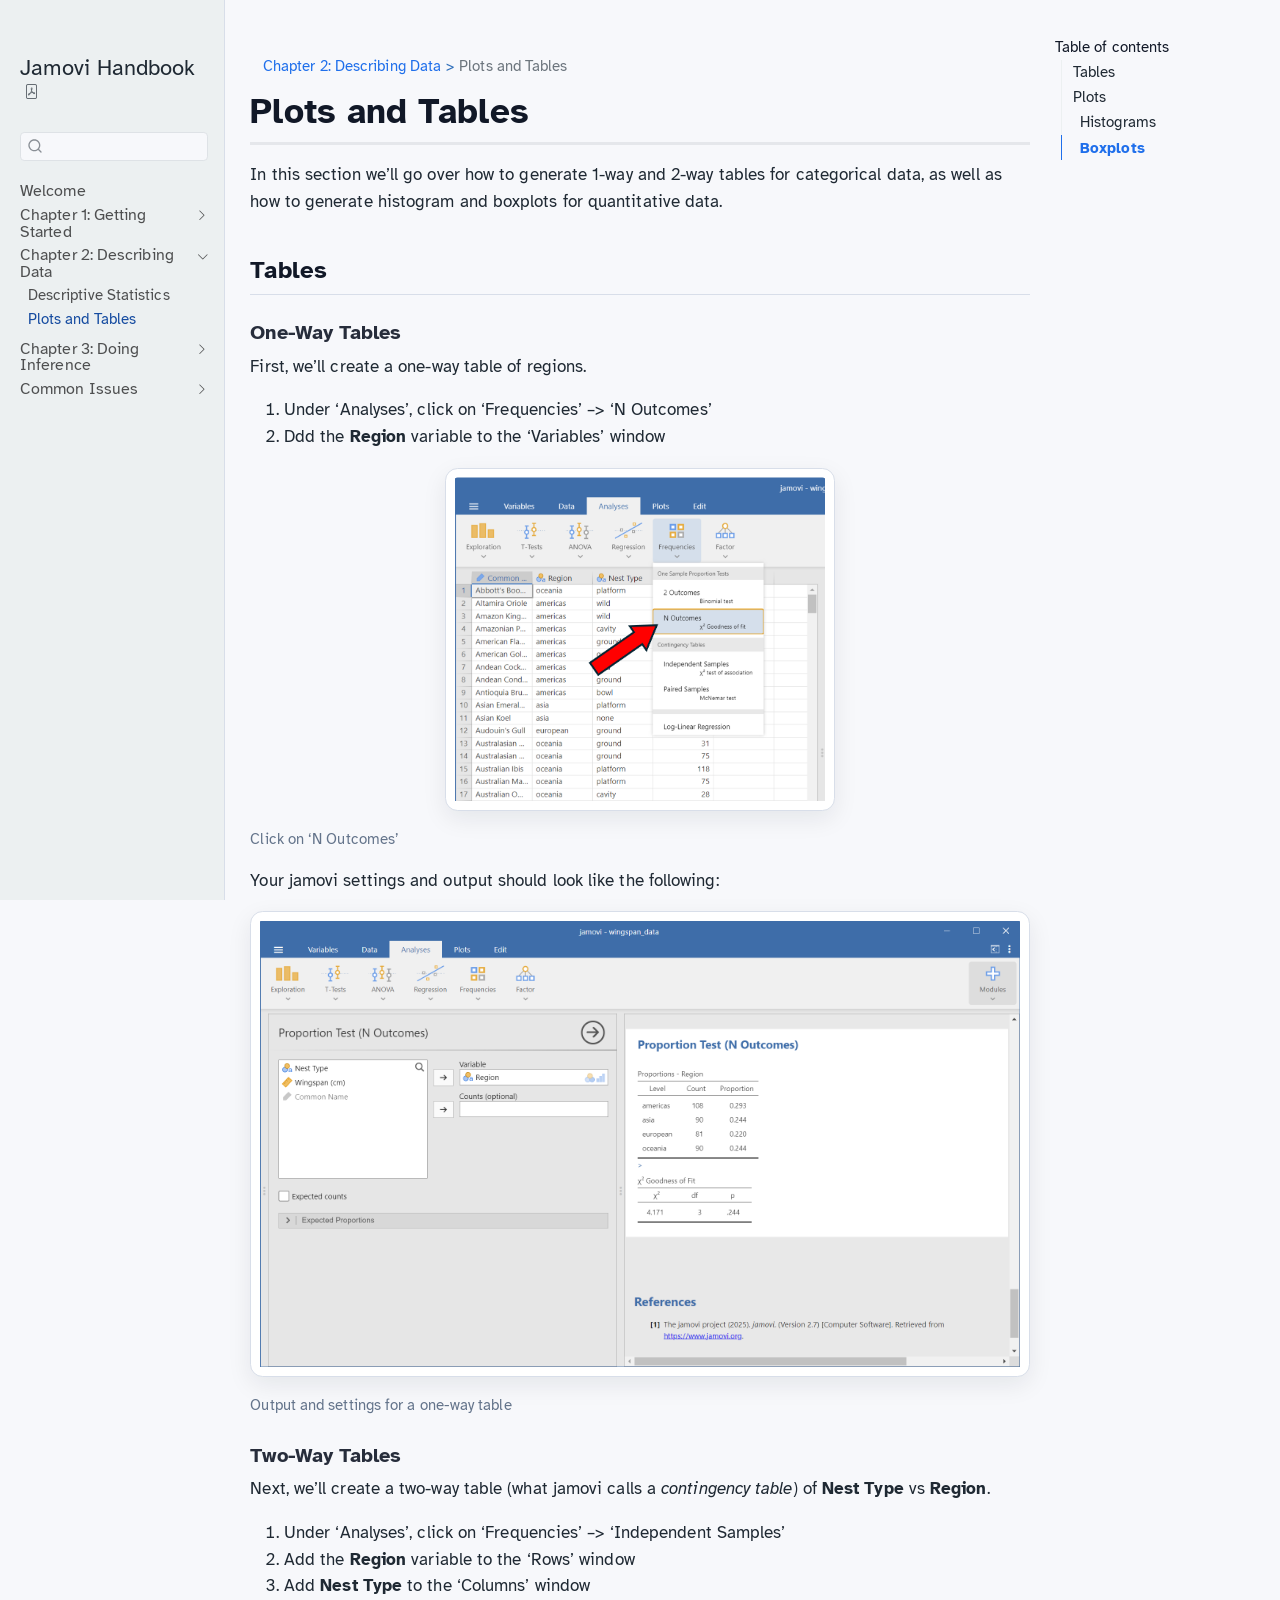
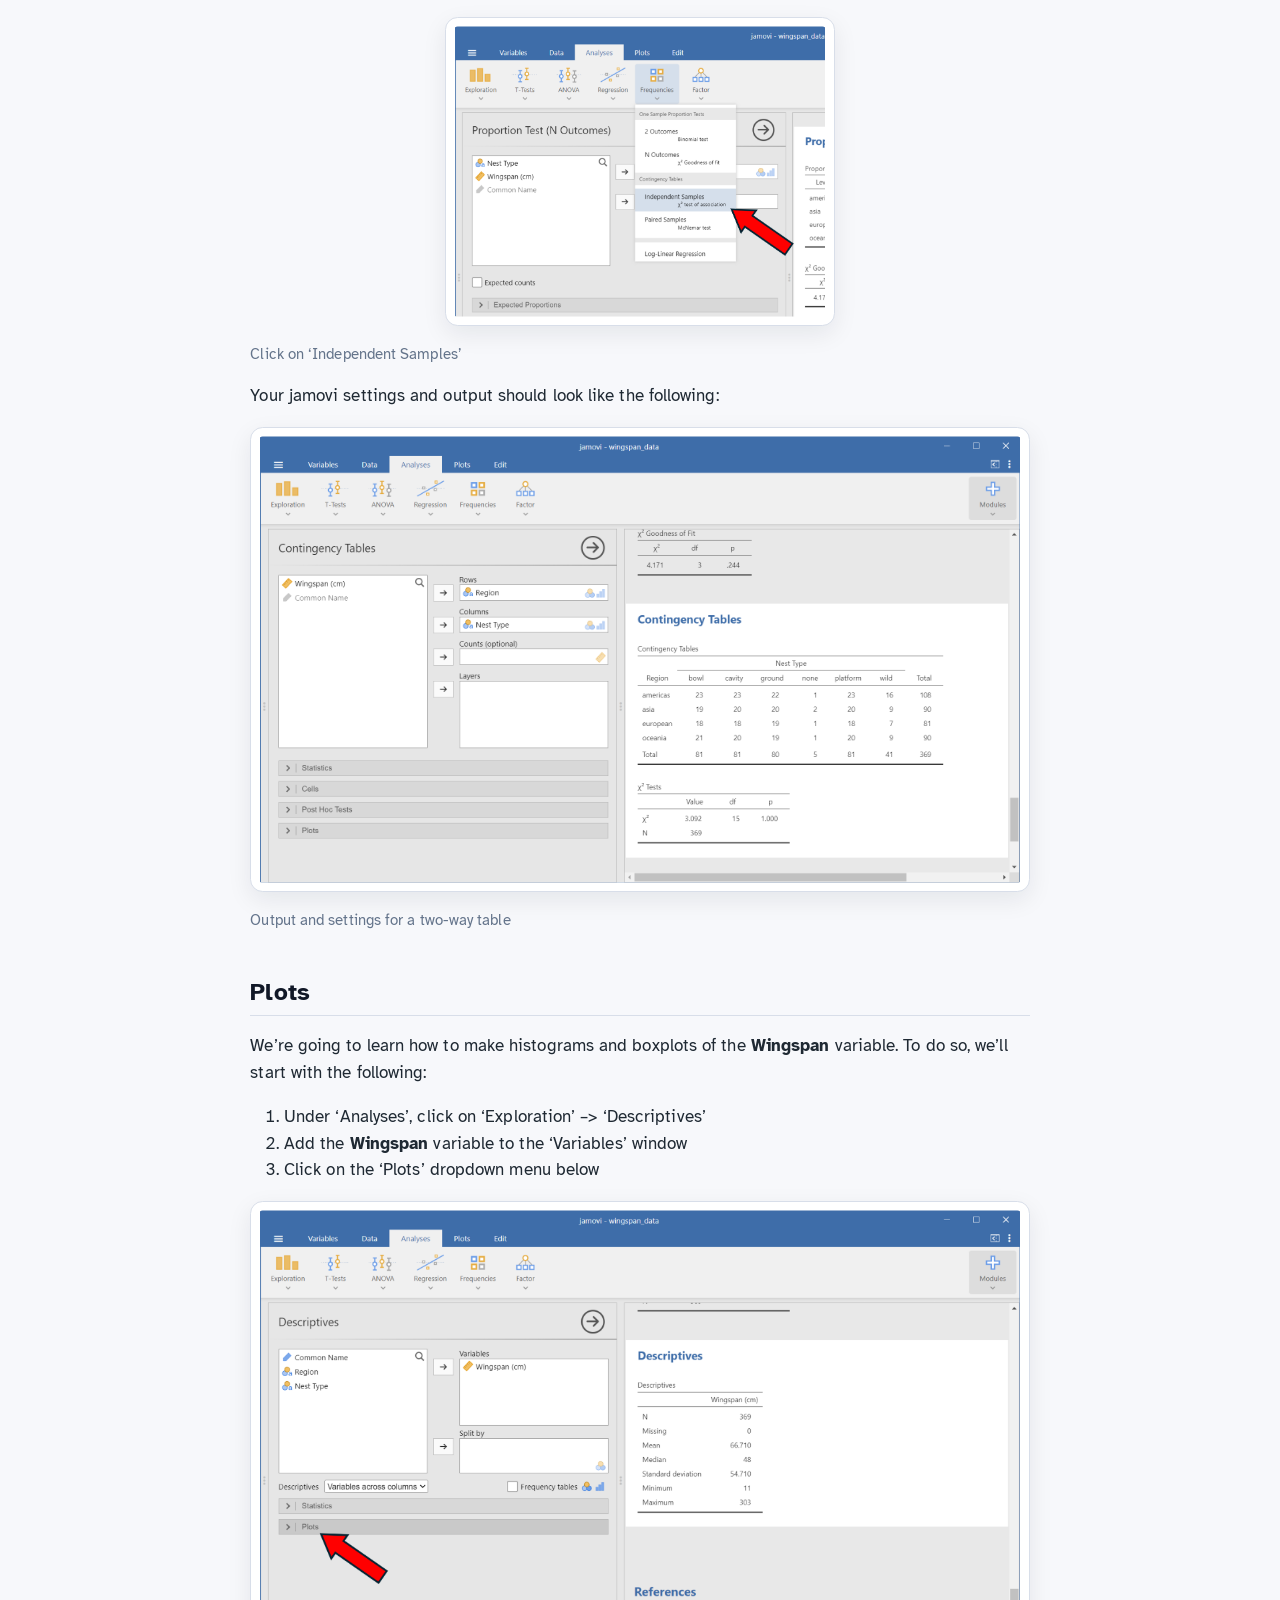
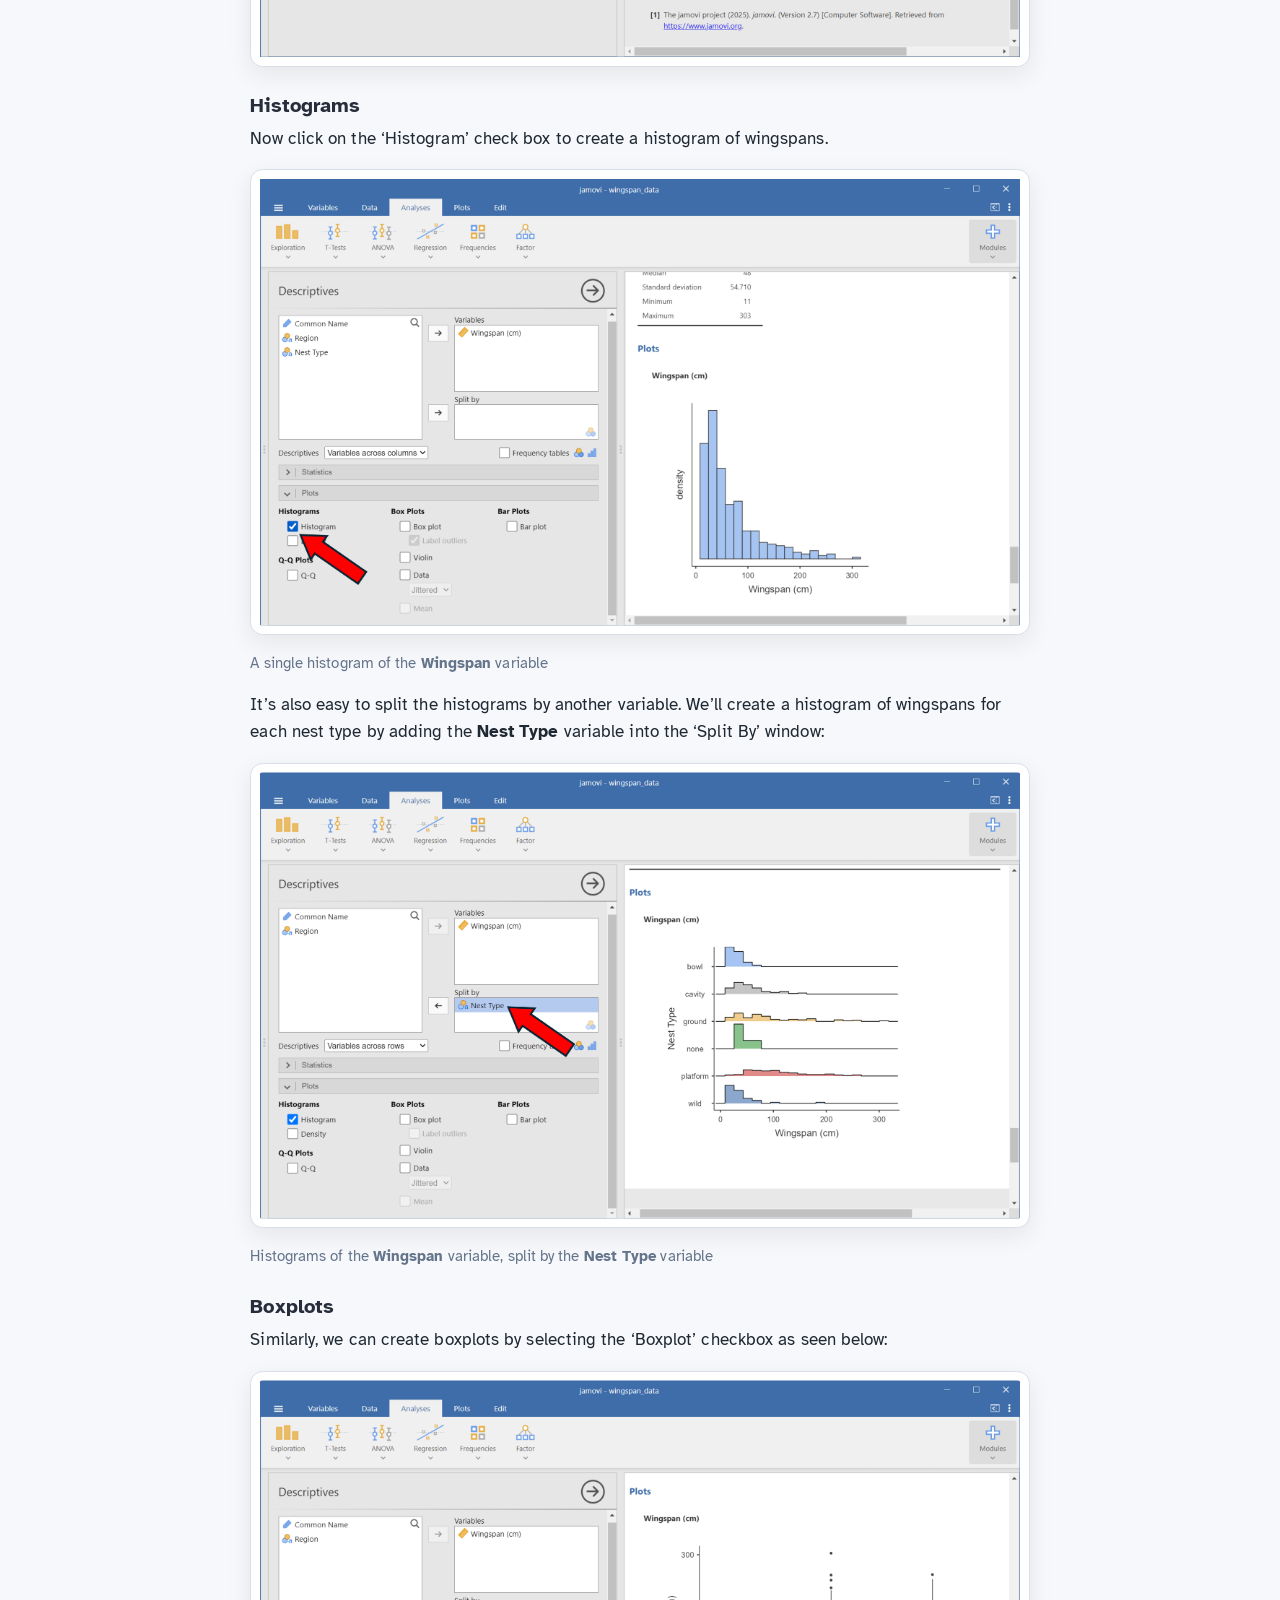
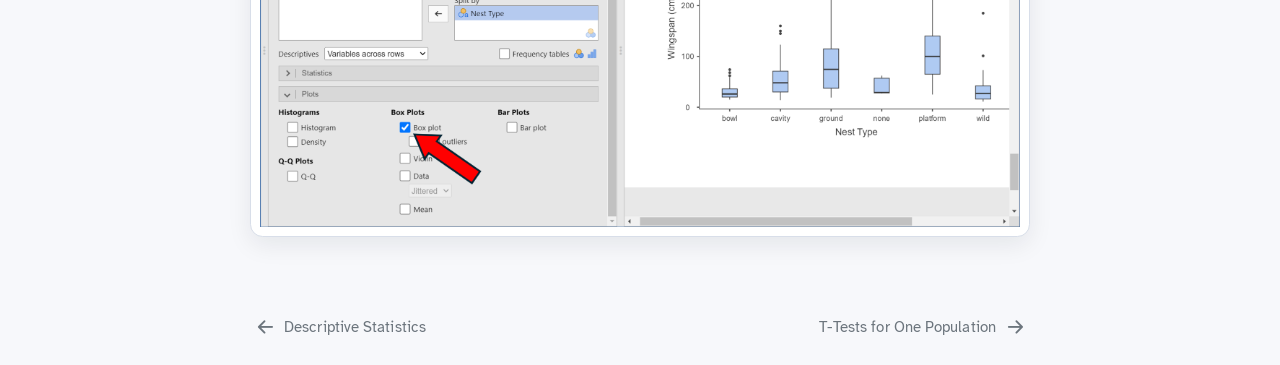
<file: _book/graphs-and-tables.html>
<!DOCTYPE html>
<html xmlns="http://www.w3.org/1999/xhtml" lang="en" xml:lang="en"><head>

<meta charset="utf-8">
<meta name="generator" content="quarto-1.9.38">

<meta name="viewport" content="width=device-width, initial-scale=1.0, user-scalable=yes">


<title>Plots and Tables – Jamovi Handbook</title>
<style>
/* Default styles provided by pandoc.
** See https://pandoc.org/MANUAL.html#variables-for-html for config info.
*/
code{white-space: pre-wrap;}
span.smallcaps{font-variant: small-caps;}
div.columns{display: flex; gap: min(4vw, 1.5em);}
div.column{flex: auto; overflow-x: auto;}
div.hanging-indent{margin-left: 1.5em; text-indent: -1.5em;}
ul.task-list{list-style: none;}
ul.task-list li input[type="checkbox"] {
  width: 0.8em;
  margin: 0 0.8em 0.2em -1em; /* quarto-specific, see https://github.com/quarto-dev/quarto-cli/issues/4556 */ 
  vertical-align: middle;
}
</style>


<script src="site_libs/quarto-nav/quarto-nav.js"></script>
<script src="site_libs/quarto-nav/headroom.min.js"></script>
<script src="site_libs/clipboard/clipboard.min.js"></script>
<script src="site_libs/quarto-search/autocomplete.umd.js"></script>
<script src="site_libs/quarto-search/fuse.min.js"></script>
<script src="site_libs/quarto-search/quarto-search.js"></script>
<meta name="quarto:offset" content="./">
<link href="./ttest.html" rel="next">
<link href="./descriptives.html" rel="prev">
<script src="site_libs/quarto-html/quarto.js" type="module"></script>
<script src="site_libs/quarto-html/tabsets/tabsets.js" type="module"></script>
<script src="site_libs/quarto-html/popper.min.js"></script>
<script src="site_libs/quarto-html/tippy.umd.min.js"></script>
<script src="site_libs/quarto-html/anchor.min.js"></script>
<link href="site_libs/quarto-html/tippy.css" rel="stylesheet">
<link href="site_libs/quarto-html/quarto-syntax-highlighting-6a50bd621f08fdc5c26e43d254df0a90.css" rel="stylesheet" class="quarto-color-scheme" id="quarto-text-highlighting-styles">
<link href="site_libs/quarto-html/quarto-syntax-highlighting-dark-9bfc61b20ce54e18ae6b25bf56d136e1.css" rel="stylesheet" class="quarto-color-scheme quarto-color-alternate" id="quarto-text-highlighting-styles">
<link href="site_libs/quarto-html/quarto-syntax-highlighting-6a50bd621f08fdc5c26e43d254df0a90.css" rel="stylesheet" class="quarto-color-scheme-extra" id="quarto-text-highlighting-styles">
<script src="site_libs/bootstrap/bootstrap.min.js"></script>
<link href="site_libs/bootstrap/bootstrap-icons.css" rel="stylesheet">
<link href="site_libs/bootstrap/bootstrap-3962a6aa5240afd0d350e77f74c99713.min.css" rel="stylesheet" append-hash="true" class="quarto-color-scheme" id="quarto-bootstrap" data-mode="light">
<link href="site_libs/bootstrap/bootstrap-dark-3962a6aa5240afd0d350e77f74c99713.min.css" rel="stylesheet" append-hash="true" class="quarto-color-scheme quarto-color-alternate" id="quarto-bootstrap" data-mode="light">
<link href="site_libs/bootstrap/bootstrap-3962a6aa5240afd0d350e77f74c99713.min.css" rel="stylesheet" append-hash="true" class="quarto-color-scheme-extra" id="quarto-bootstrap" data-mode="light">
<script src="site_libs/quarto-contrib/glightbox/glightbox.min.js"></script>
<link href="site_libs/quarto-contrib/glightbox/glightbox.min.css" rel="stylesheet">
<link href="site_libs/quarto-contrib/glightbox/lightbox.css" rel="stylesheet">
<script id="quarto-search-options" type="application/json">{
  "location": "sidebar",
  "copy-button": false,
  "collapse-after": 3,
  "panel-placement": "start",
  "type": "textbox",
  "limit": 50,
  "keyboard-shortcut": [
    "f",
    "/",
    "s"
  ],
  "show-item-context": false,
  "language": {
    "search-no-results-text": "No results",
    "search-matching-documents-text": "matching documents",
    "search-copy-link-title": "Copy link to search",
    "search-hide-matches-text": "Hide additional matches",
    "search-more-match-text": "more match in this document",
    "search-more-matches-text": "more matches in this document",
    "search-clear-button-title": "Clear",
    "search-text-placeholder": "",
    "search-detached-cancel-button-title": "Cancel",
    "search-submit-button-title": "Submit",
    "search-label": "Search"
  }
}</script>


</head>

<body class="nav-sidebar docked quarto-light">

<div id="quarto-search-results"></div>
  <header id="quarto-header" class="headroom fixed-top">
  <nav class="quarto-secondary-nav">
    <div class="container-fluid d-flex">
      <button type="button" class="quarto-btn-toggle btn" data-bs-toggle="collapse" role="button" data-bs-target=".quarto-sidebar-collapse-item" aria-controls="quarto-sidebar" aria-expanded="false" aria-label="Toggle sidebar navigation" onclick="if (window.quartoToggleHeadroom) { window.quartoToggleHeadroom(); }">
        <i class="bi bi-layout-text-sidebar-reverse"></i>
      </button>
        <nav class="quarto-page-breadcrumbs" aria-label="breadcrumb"><ol class="breadcrumb"><li class="breadcrumb-item"><a href="./descriptives.html">Chapter 2: Describing Data</a></li><li class="breadcrumb-item"><a href="./graphs-and-tables.html"><span class="chapter-title">Plots and Tables</span></a></li></ol></nav>
        <a class="flex-grow-1" role="navigation" data-bs-toggle="collapse" data-bs-target=".quarto-sidebar-collapse-item" aria-controls="quarto-sidebar" aria-expanded="false" aria-label="Toggle sidebar navigation" onclick="if (window.quartoToggleHeadroom) { window.quartoToggleHeadroom(); }">      
        </a>
      <button type="button" class="btn quarto-search-button" aria-label="Search" onclick="window.quartoOpenSearch();">
        <i class="bi bi-search"></i>
      </button>
    </div>
  </nav>
</header>
<!-- content -->
<div id="quarto-content" class="quarto-container page-columns page-rows-contents page-layout-article">
<!-- sidebar -->
  <nav id="quarto-sidebar" class="sidebar collapse collapse-horizontal quarto-sidebar-collapse-item sidebar-navigation docked overflow-auto">
    <div class="pt-lg-2 mt-2 text-left sidebar-header">
    <div class="sidebar-title mb-0 py-0">
      <a href="./">Jamovi Handbook</a> 
        <div class="sidebar-tools-main">
    <a href="./jamovi-handbook.pdf" title="Download PDF" class="quarto-navigation-tool px-1" aria-label="Download PDF"><i class="bi bi-file-pdf"></i></a>
</div>
    </div>
      </div>
        <div class="mt-2 flex-shrink-0 align-items-center">
        <div class="sidebar-search">
        <div id="quarto-search" class="" title="Search"></div>
        </div>
        </div>
    <div class="sidebar-menu-container"> 
    <ul class="list-unstyled mt-1">
        <li class="sidebar-item">
  <div class="sidebar-item-container"> 
  <a href="./index.html" class="sidebar-item-text sidebar-link">
 <span class="menu-text">Welcome</span></a>
  </div>
</li>
        <li class="sidebar-item sidebar-item-section">
      <div class="sidebar-item-container"> 
            <a class="sidebar-item-text sidebar-link text-start collapsed" data-bs-toggle="collapse" data-bs-target="#quarto-sidebar-section-1" role="navigation" aria-expanded="false">
 <span class="menu-text">Chapter 1: Getting Started</span></a>
          <a class="sidebar-item-toggle text-start collapsed" data-bs-toggle="collapse" data-bs-target="#quarto-sidebar-section-1" role="navigation" aria-expanded="false" aria-label="Toggle section">
            <i class="bi bi-chevron-right ms-2"></i>
          </a> 
      </div>
      <ul id="quarto-sidebar-section-1" class="collapse list-unstyled sidebar-section depth1 ">  
          <li class="sidebar-item">
  <div class="sidebar-item-container"> 
  <a href="./installing-jamovi.html" class="sidebar-item-text sidebar-link"><span class="chapter-title">Installing jamovi</span></a>
  </div>
</li>
          <li class="sidebar-item">
  <div class="sidebar-item-container"> 
  <a href="./opening-data.html" class="sidebar-item-text sidebar-link"><span class="chapter-title">Setting up jamovi and Reading Data</span></a>
  </div>
</li>
      </ul>
  </li>
        <li class="sidebar-item sidebar-item-section">
      <div class="sidebar-item-container"> 
            <a class="sidebar-item-text sidebar-link text-start" data-bs-toggle="collapse" data-bs-target="#quarto-sidebar-section-2" role="navigation" aria-expanded="true">
 <span class="menu-text">Chapter 2: Describing Data</span></a>
          <a class="sidebar-item-toggle text-start" data-bs-toggle="collapse" data-bs-target="#quarto-sidebar-section-2" role="navigation" aria-expanded="true" aria-label="Toggle section">
            <i class="bi bi-chevron-right ms-2"></i>
          </a> 
      </div>
      <ul id="quarto-sidebar-section-2" class="collapse list-unstyled sidebar-section depth1 show">  
          <li class="sidebar-item">
  <div class="sidebar-item-container"> 
  <a href="./descriptives.html" class="sidebar-item-text sidebar-link"><span class="chapter-title">Descriptive Statistics</span></a>
  </div>
</li>
          <li class="sidebar-item">
  <div class="sidebar-item-container"> 
  <a href="./graphs-and-tables.html" class="sidebar-item-text sidebar-link active"><span class="chapter-title">Plots and Tables</span></a>
  </div>
</li>
      </ul>
  </li>
        <li class="sidebar-item sidebar-item-section">
      <div class="sidebar-item-container"> 
            <a class="sidebar-item-text sidebar-link text-start collapsed" data-bs-toggle="collapse" data-bs-target="#quarto-sidebar-section-3" role="navigation" aria-expanded="false">
 <span class="menu-text">Chapter 3: Doing Inference</span></a>
          <a class="sidebar-item-toggle text-start collapsed" data-bs-toggle="collapse" data-bs-target="#quarto-sidebar-section-3" role="navigation" aria-expanded="false" aria-label="Toggle section">
            <i class="bi bi-chevron-right ms-2"></i>
          </a> 
      </div>
      <ul id="quarto-sidebar-section-3" class="collapse list-unstyled sidebar-section depth1 ">  
          <li class="sidebar-item">
  <div class="sidebar-item-container"> 
  <a href="./ttest.html" class="sidebar-item-text sidebar-link"><span class="chapter-title">T-Tests for One Population</span></a>
  </div>
</li>
          <li class="sidebar-item">
  <div class="sidebar-item-container"> 
  <a href="./unpaired-ttest.html" class="sidebar-item-text sidebar-link"><span class="chapter-title">T-Tests for Two Populations (Unpaired)</span></a>
  </div>
</li>
          <li class="sidebar-item">
  <div class="sidebar-item-container"> 
  <a href="./power.html" class="sidebar-item-text sidebar-link"><span class="chapter-title">Power Analysis</span></a>
  </div>
</li>
          <li class="sidebar-item">
  <div class="sidebar-item-container"> 
  <a href="./anova.html" class="sidebar-item-text sidebar-link"><span class="chapter-title">ANOVA and Multiple Comparisons</span></a>
  </div>
</li>
          <li class="sidebar-item">
  <div class="sidebar-item-container"> 
  <a href="./regression.html" class="sidebar-item-text sidebar-link"><span class="chapter-title">Linear Regression</span></a>
  </div>
</li>
      </ul>
  </li>
        <li class="sidebar-item sidebar-item-section">
      <div class="sidebar-item-container"> 
            <a class="sidebar-item-text sidebar-link text-start collapsed" data-bs-toggle="collapse" data-bs-target="#quarto-sidebar-section-4" role="navigation" aria-expanded="false">
 <span class="menu-text">Common Issues</span></a>
          <a class="sidebar-item-toggle text-start collapsed" data-bs-toggle="collapse" data-bs-target="#quarto-sidebar-section-4" role="navigation" aria-expanded="false" aria-label="Toggle section">
            <i class="bi bi-chevron-right ms-2"></i>
          </a> 
      </div>
      <ul id="quarto-sidebar-section-4" class="collapse list-unstyled sidebar-section depth1 ">  
          <li class="sidebar-item">
  <div class="sidebar-item-container"> 
  <a href="./common-errors.html" class="sidebar-item-text sidebar-link"><span class="chapter-title">Common Errors and Troubleshooting</span></a>
  </div>
</li>
      </ul>
  </li>
    </ul>
    </div>
</nav>
<div id="quarto-sidebar-glass" class="quarto-sidebar-collapse-item" data-bs-toggle="collapse" data-bs-target=".quarto-sidebar-collapse-item"></div>
<!-- margin-sidebar -->
    <div id="quarto-margin-sidebar" class="sidebar margin-sidebar">
        <nav id="TOC" role="doc-toc" class="toc-active">
    <h2 id="toc-title">Table of contents</h2>
   
  <ul>
  <li><a href="#tables" id="toc-tables" class="nav-link active" data-scroll-target="#tables">Tables</a>
  <ul class="collapse">
  <li><a href="#one-way-tables" id="toc-one-way-tables" class="nav-link" data-scroll-target="#one-way-tables">One-Way Tables</a></li>
  <li><a href="#two-way-tables" id="toc-two-way-tables" class="nav-link" data-scroll-target="#two-way-tables">Two-Way Tables</a></li>
  </ul></li>
  <li><a href="#plots" id="toc-plots" class="nav-link" data-scroll-target="#plots">Plots</a>
  <ul class="collapse">
  <li><a href="#histograms" id="toc-histograms" class="nav-link" data-scroll-target="#histograms">Histograms</a></li>
  <li><a href="#boxplots" id="toc-boxplots" class="nav-link" data-scroll-target="#boxplots">Boxplots</a></li>
  </ul></li>
  </ul>
</nav>
    </div>
<!-- main -->
<main class="content" id="quarto-document-content">

<header id="title-block-header" class="quarto-title-block default"><nav class="quarto-page-breadcrumbs quarto-title-breadcrumbs d-none d-lg-block" aria-label="breadcrumb"><ol class="breadcrumb"><li class="breadcrumb-item"><a href="./descriptives.html">Chapter 2: Describing Data</a></li><li class="breadcrumb-item"><a href="./graphs-and-tables.html"><span class="chapter-title">Plots and Tables</span></a></li></ol></nav>
<div class="quarto-title">
<h1 class="title"><span class="chapter-title">Plots and Tables</span></h1>
</div>



<div class="quarto-title-meta">

    
  
    
  </div>
  


</header>


<p>In this section we’ll go over how to generate 1-way and 2-way tables for categorical data, as well as how to generate histogram and boxplots for quantitative data.</p>
<section id="tables" class="level2">
<h2 class="anchored" data-anchor-id="tables">Tables</h2>
<section id="one-way-tables" class="level3">
<h3 class="anchored" data-anchor-id="one-way-tables">One-Way Tables</h3>
<p>First, we’ll create a one-way table of regions.</p>
<ol type="1">
<li>Under ‘Analyses’, click on ‘Frequencies’ –&gt; ‘N Outcomes’</li>
<li>Ddd the <strong>Region</strong> variable to the ‘Variables’ window</li>
</ol>
<div class="quarto-figure quarto-figure-center">
<figure class="figure">
<p><a href="images/wingspan-tables1.png" class="lightbox" data-gallery="quarto-lightbox-gallery-1" title="Click on ‘N Outcomes’"><img src="images/wingspan-tables1.png" class="img-fluid figure-img" style="width:50.0%" alt="Click on ‘N Outcomes’"></a></p>
<figcaption>Click on ‘N Outcomes’</figcaption>
</figure>
</div>
<p>Your jamovi settings and output should look like the following:</p>
<div class="quarto-figure quarto-figure-center">
<figure class="figure">
<p><a href="images/wingspan-tables2.png" class="lightbox" data-gallery="quarto-lightbox-gallery-2" title="Output and settings for a one-way table"><img src="images/wingspan-tables2.png" class="img-fluid figure-img" style="width:100.0%" alt="Output and settings for a one-way table"></a></p>
<figcaption>Output and settings for a one-way table</figcaption>
</figure>
</div>
</section>
<section id="two-way-tables" class="level3">
<h3 class="anchored" data-anchor-id="two-way-tables">Two-Way Tables</h3>
<p>Next, we’ll create a two-way table (what jamovi calls a <em>contingency table</em>) of <strong>Nest Type</strong> vs <strong>Region</strong>.</p>
<ol type="1">
<li>Under ‘Analyses’, click on ‘Frequencies’ –&gt; ‘Independent Samples’</li>
<li>Add the <strong>Region</strong> variable to the ‘Rows’ window</li>
<li>Add <strong>Nest Type</strong> to the ‘Columns’ window</li>
</ol>
<div class="quarto-figure quarto-figure-center">
<figure class="figure">
<p><a href="images/wingspan-tables3.png" class="lightbox" data-gallery="quarto-lightbox-gallery-3" title="Click on ‘Independent Samples’"><img src="images/wingspan-tables3.png" class="img-fluid figure-img" style="width:50.0%" alt="Click on ‘Independent Samples’"></a></p>
<figcaption>Click on ‘Independent Samples’</figcaption>
</figure>
</div>
<p>Your jamovi settings and output should look like the following:</p>
<div class="quarto-figure quarto-figure-center">
<figure class="figure">
<p><a href="images/wingspan-tables4.png" class="lightbox" data-gallery="quarto-lightbox-gallery-4" title="Output and settings for a two-way table"><img src="images/wingspan-tables4.png" class="img-fluid figure-img" style="width:100.0%" alt="Output and settings for a two-way table"></a></p>
<figcaption>Output and settings for a two-way table</figcaption>
</figure>
</div>
</section>
</section>
<section id="plots" class="level2">
<h2 class="anchored" data-anchor-id="plots">Plots</h2>
<p>We’re going to learn how to make histograms and boxplots of the <strong>Wingspan</strong> variable. To do so, we’ll start with the following:</p>
<ol type="1">
<li>Under ‘Analyses’, click on ‘Exploration’ –&gt; ‘Descriptives’</li>
<li>Add the <strong>Wingspan</strong> variable to the ‘Variables’ window</li>
<li>Click on the ‘Plots’ dropdown menu below</li>
</ol>
<p><img src="images/wingspan-plots1.png" class="img-fluid" style="width:100.0%" alt="alt text to be replaced"></p>
<section id="histograms" class="level3">
<h3 class="anchored" data-anchor-id="histograms">Histograms</h3>
<p>Now click on the ‘Histogram’ check box to create a histogram of wingspans.</p>
<div class="quarto-figure quarto-figure-center">
<figure class="figure">
<p><a href="images/wingspan-histogram1.png" class="lightbox" data-gallery="quarto-lightbox-gallery-5" title="A single histogram of the Wingspan variable"><img src="images/wingspan-histogram1.png" class="img-fluid figure-img" style="width:100.0%" alt="A single histogram of the Wingspan variable"></a></p>
<figcaption>A single histogram of the <strong>Wingspan</strong> variable</figcaption>
</figure>
</div>
<p>It’s also easy to split the histograms by another variable. We’ll create a histogram of wingspans for each nest type by adding the <strong>Nest Type</strong> variable into the ‘Split By’ window:</p>
<div class="quarto-figure quarto-figure-center">
<figure class="figure">
<p><a href="images/wingspan-histogram2.png" class="lightbox" data-gallery="quarto-lightbox-gallery-6" title="Histograms of the Wingspan variable, split by the Nest Type variable"><img src="images/wingspan-histogram2.png" class="img-fluid figure-img" style="width:100.0%" alt="Histograms of the Wingspan variable, split by the Nest Type variable"></a></p>
<figcaption>Histograms of the <strong>Wingspan</strong> variable, split by the <strong>Nest Type</strong> variable</figcaption>
</figure>
</div>
</section>
<section id="boxplots" class="level3">
<h3 class="anchored" data-anchor-id="boxplots">Boxplots</h3>
<p>Similarly, we can create boxplots by selecting the ‘Boxplot’ checkbox as seen below:</p>
<p><img src="images/wingspan-boxplot2.png" class="img-fluid" style="width:100.0%" alt="alt text to be replaced"></p>


</section>
</section>

</main> <!-- /main -->
<script id="quarto-html-after-body" type="application/javascript">
  window.document.addEventListener("DOMContentLoaded", function (event) {
    const icon = "";
    const anchorJS = new window.AnchorJS();
    anchorJS.options = {
      placement: 'right',
      icon: icon
    };
    anchorJS.add('.anchored');
    const isCodeAnnotation = (el) => {
      for (const clz of el.classList) {
        if (clz.startsWith('code-annotation-')) {                     
          return true;
        }
      }
      return false;
    }
    const onCopySuccess = function(e) {
      // button target
      const button = e.trigger;
      // don't keep focus
      button.blur();
      // flash "checked"
      button.classList.add('code-copy-button-checked');
      var currentTitle = button.getAttribute("title");
      button.setAttribute("title", "Copied!");
      let tooltip;
      if (window.bootstrap) {
        button.setAttribute("data-bs-toggle", "tooltip");
        button.setAttribute("data-bs-placement", "left");
        button.setAttribute("data-bs-title", "Copied!");
        tooltip = new bootstrap.Tooltip(button, 
          { trigger: "manual", 
            customClass: "code-copy-button-tooltip",
            offset: [0, -8]});
        tooltip.show();    
      }
      setTimeout(function() {
        if (tooltip) {
          tooltip.hide();
          button.removeAttribute("data-bs-title");
          button.removeAttribute("data-bs-toggle");
          button.removeAttribute("data-bs-placement");
        }
        button.setAttribute("title", currentTitle);
        button.classList.remove('code-copy-button-checked');
      }, 1000);
      // clear code selection
      e.clearSelection();
    }
    const getTextToCopy = function(trigger) {
      const outerScaffold = trigger.parentElement.cloneNode(true);
      const codeEl = outerScaffold.querySelector('code');
      for (const childEl of codeEl.children) {
        if (isCodeAnnotation(childEl)) {
          childEl.remove();
        }
      }
      return codeEl.innerText;
    }
    const clipboard = new window.ClipboardJS('.code-copy-button:not([data-in-quarto-modal])', {
      text: getTextToCopy
    });
    clipboard.on('success', onCopySuccess);
    if (window.document.getElementById('quarto-embedded-source-code-modal')) {
      const clipboardModal = new window.ClipboardJS('.code-copy-button[data-in-quarto-modal]', {
        text: getTextToCopy,
        container: window.document.getElementById('quarto-embedded-source-code-modal')
      });
      clipboardModal.on('success', onCopySuccess);
    }
      var localhostRegex = new RegExp(/^(?:http|https):\/\/localhost\:?[0-9]*\//);
      var mailtoRegex = new RegExp(/^mailto:/);
        var filterRegex = new RegExp('/' + window.location.host + '/');
      var isInternal = (href) => {
          return filterRegex.test(href) || localhostRegex.test(href) || mailtoRegex.test(href);
      }
      // Inspect non-navigation links and adorn them if external
     var links = window.document.querySelectorAll('a[href]:not(.nav-link):not(.navbar-brand):not(.toc-action):not(.sidebar-link):not(.sidebar-item-toggle):not(.pagination-link):not(.no-external):not([aria-hidden]):not(.dropdown-item):not(.quarto-navigation-tool):not(.about-link)');
      for (var i=0; i<links.length; i++) {
        const link = links[i];
        if (!isInternal(link.href)) {
          // undo the damage that might have been done by quarto-nav.js in the case of
          // links that we want to consider external
          if (link.dataset.originalHref !== undefined) {
            link.href = link.dataset.originalHref;
          }
        }
      }
    function tippyHover(el, contentFn, onTriggerFn, onUntriggerFn) {
      const config = {
        allowHTML: true,
        maxWidth: 500,
        delay: 100,
        arrow: false,
        appendTo: function(el) {
            return el.parentElement;
        },
        interactive: true,
        interactiveBorder: 10,
        theme: 'quarto',
        placement: 'bottom-start',
      };
      if (contentFn) {
        config.content = contentFn;
      }
      if (onTriggerFn) {
        config.onTrigger = onTriggerFn;
      }
      if (onUntriggerFn) {
        config.onUntrigger = onUntriggerFn;
      }
      window.tippy(el, config); 
    }
    const noterefs = window.document.querySelectorAll('a[role="doc-noteref"]');
    for (var i=0; i<noterefs.length; i++) {
      const ref = noterefs[i];
      tippyHover(ref, function() {
        // use id or data attribute instead here
        let href = ref.getAttribute('data-footnote-href') || ref.getAttribute('href');
        try { href = new URL(href).hash; } catch {}
        const id = href.replace(/^#\/?/, "");
        const note = window.document.getElementById(id);
        if (note) {
          return note.innerHTML;
        } else {
          return "";
        }
      });
    }
    const xrefs = window.document.querySelectorAll('a.quarto-xref');
    const processXRef = (id, note) => {
      // Strip column container classes
      const stripColumnClz = (el) => {
        el.classList.remove("page-full", "page-columns");
        if (el.children) {
          for (const child of el.children) {
            stripColumnClz(child);
          }
        }
      }
      stripColumnClz(note)
      if (id === null || id.startsWith('sec-')) {
        // Special case sections, only their first couple elements
        const container = document.createElement("div");
        if (note.children && note.children.length > 2) {
          container.appendChild(note.children[0].cloneNode(true));
          for (let i = 1; i < note.children.length; i++) {
            const child = note.children[i];
            if (child.tagName === "P" && child.innerText === "") {
              continue;
            } else {
              container.appendChild(child.cloneNode(true));
              break;
            }
          }
          if (window.Quarto?.typesetMath) {
            window.Quarto.typesetMath(container);
          }
          return container.innerHTML
        } else {
          if (window.Quarto?.typesetMath) {
            window.Quarto.typesetMath(note);
          }
          return note.innerHTML;
        }
      } else {
        // Remove any anchor links if they are present
        const anchorLink = note.querySelector('a.anchorjs-link');
        if (anchorLink) {
          anchorLink.remove();
        }
        if (window.Quarto?.typesetMath) {
          window.Quarto.typesetMath(note);
        }
        if (note.classList.contains("callout")) {
          return note.outerHTML;
        } else {
          return note.innerHTML;
        }
      }
    }
    for (var i=0; i<xrefs.length; i++) {
      const xref = xrefs[i];
      tippyHover(xref, undefined, function(instance) {
        instance.disable();
        let url = xref.getAttribute('href');
        let hash = undefined; 
        if (url.startsWith('#')) {
          hash = url;
        } else {
          try { hash = new URL(url).hash; } catch {}
        }
        if (hash) {
          const id = hash.replace(/^#\/?/, "");
          const note = window.document.getElementById(id);
          if (note !== null) {
            try {
              const html = processXRef(id, note.cloneNode(true));
              instance.setContent(html);
            } finally {
              instance.enable();
              instance.show();
            }
          } else {
            // See if we can fetch this
            fetch(url.split('#')[0])
            .then(res => res.text())
            .then(html => {
              const parser = new DOMParser();
              const htmlDoc = parser.parseFromString(html, "text/html");
              const note = htmlDoc.getElementById(id);
              if (note !== null) {
                const html = processXRef(id, note);
                instance.setContent(html);
              } 
            }).finally(() => {
              instance.enable();
              instance.show();
            });
          }
        } else {
          // See if we can fetch a full url (with no hash to target)
          // This is a special case and we should probably do some content thinning / targeting
          fetch(url)
          .then(res => res.text())
          .then(html => {
            const parser = new DOMParser();
            const htmlDoc = parser.parseFromString(html, "text/html");
            const note = htmlDoc.querySelector('main.content');
            if (note !== null) {
              // This should only happen for chapter cross references
              // (since there is no id in the URL)
              // remove the first header
              if (note.children.length > 0 && note.children[0].tagName === "HEADER") {
                note.children[0].remove();
              }
              const html = processXRef(null, note);
              instance.setContent(html);
            } 
          }).finally(() => {
            instance.enable();
            instance.show();
          });
        }
      }, function(instance) {
      });
    }
        let selectedAnnoteEl;
        const selectorForAnnotation = ( cell, annotation) => {
          let cellAttr = 'data-code-cell="' + cell + '"';
          let lineAttr = 'data-code-annotation="' +  annotation + '"';
          const selector = 'span[' + cellAttr + '][' + lineAttr + ']';
          return selector;
        }
        const selectCodeLines = (annoteEl) => {
          const doc = window.document;
          const targetCell = annoteEl.getAttribute("data-target-cell");
          const targetAnnotation = annoteEl.getAttribute("data-target-annotation");
          const annoteSpan = window.document.querySelector(selectorForAnnotation(targetCell, targetAnnotation));
          const lines = annoteSpan.getAttribute("data-code-lines").split(",");
          const lineIds = lines.map((line) => {
            return targetCell + "-" + line;
          })
          let top = null;
          let height = null;
          let parent = null;
          if (lineIds.length > 0) {
              //compute the position of the single el (top and bottom and make a div)
              const el = window.document.getElementById(lineIds[0]);
              top = el.offsetTop;
              height = el.offsetHeight;
              parent = el.parentElement.parentElement;
            if (lineIds.length > 1) {
              const lastEl = window.document.getElementById(lineIds[lineIds.length - 1]);
              const bottom = lastEl.offsetTop + lastEl.offsetHeight;
              height = bottom - top;
            }
            if (top !== null && height !== null && parent !== null) {
              // cook up a div (if necessary) and position it 
              let div = window.document.getElementById("code-annotation-line-highlight");
              if (div === null) {
                div = window.document.createElement("div");
                div.setAttribute("id", "code-annotation-line-highlight");
                div.style.position = 'absolute';
                parent.appendChild(div);
              }
              div.style.top = top - 2 + "px";
              div.style.height = height + 4 + "px";
              div.style.left = 0;
              let gutterDiv = window.document.getElementById("code-annotation-line-highlight-gutter");
              if (gutterDiv === null) {
                gutterDiv = window.document.createElement("div");
                gutterDiv.setAttribute("id", "code-annotation-line-highlight-gutter");
                gutterDiv.style.position = 'absolute';
                const codeCell = window.document.getElementById(targetCell);
                const gutter = codeCell.querySelector('.code-annotation-gutter');
                gutter.appendChild(gutterDiv);
              }
              gutterDiv.style.top = top - 2 + "px";
              gutterDiv.style.height = height + 4 + "px";
            }
            selectedAnnoteEl = annoteEl;
          }
        };
        const unselectCodeLines = () => {
          const elementsIds = ["code-annotation-line-highlight", "code-annotation-line-highlight-gutter"];
          elementsIds.forEach((elId) => {
            const div = window.document.getElementById(elId);
            if (div) {
              div.remove();
            }
          });
          selectedAnnoteEl = undefined;
        };
          // Handle positioning of the toggle
      window.addEventListener(
        "resize",
        throttle(() => {
          elRect = undefined;
          if (selectedAnnoteEl) {
            selectCodeLines(selectedAnnoteEl);
          }
        }, 10)
      );
      function throttle(fn, ms) {
      let throttle = false;
      let timer;
        return (...args) => {
          if(!throttle) { // first call gets through
              fn.apply(this, args);
              throttle = true;
          } else { // all the others get throttled
              if(timer) clearTimeout(timer); // cancel #2
              timer = setTimeout(() => {
                fn.apply(this, args);
                timer = throttle = false;
              }, ms);
          }
        };
      }
        // Attach click handler to the DT
        const annoteDls = window.document.querySelectorAll('dt[data-target-cell]');
        for (const annoteDlNode of annoteDls) {
          annoteDlNode.addEventListener('click', (event) => {
            const clickedEl = event.target;
            if (clickedEl !== selectedAnnoteEl) {
              unselectCodeLines();
              const activeEl = window.document.querySelector('dt[data-target-cell].code-annotation-active');
              if (activeEl) {
                activeEl.classList.remove('code-annotation-active');
              }
              selectCodeLines(clickedEl);
              clickedEl.classList.add('code-annotation-active');
            } else {
              // Unselect the line
              unselectCodeLines();
              clickedEl.classList.remove('code-annotation-active');
            }
          });
        }
    const findCites = (el) => {
      const parentEl = el.parentElement;
      if (parentEl) {
        const cites = parentEl.dataset.cites;
        if (cites) {
          return {
            el,
            cites: cites.split(' ')
          };
        } else {
          return findCites(el.parentElement)
        }
      } else {
        return undefined;
      }
    };
    var bibliorefs = window.document.querySelectorAll('a[role="doc-biblioref"]');
    for (var i=0; i<bibliorefs.length; i++) {
      const ref = bibliorefs[i];
      const citeInfo = findCites(ref);
      if (citeInfo) {
        tippyHover(citeInfo.el, function() {
          var popup = window.document.createElement('div');
          citeInfo.cites.forEach(function(cite) {
            var citeDiv = window.document.createElement('div');
            citeDiv.classList.add('hanging-indent');
            citeDiv.classList.add('csl-entry');
            var biblioDiv = window.document.getElementById('ref-' + cite);
            if (biblioDiv) {
              citeDiv.innerHTML = biblioDiv.innerHTML;
            }
            popup.appendChild(citeDiv);
          });
          return popup.innerHTML;
        });
      }
    }
  });
  </script>
<nav class="page-navigation">
  <div class="nav-page nav-page-previous">
      <a href="./descriptives.html" class="pagination-link" aria-label="Descriptive Statistics">
        <i class="bi bi-arrow-left-short"></i> <span class="nav-page-text"><span class="chapter-title">Descriptive Statistics</span></span>
      </a>          
  </div>
  <div class="nav-page nav-page-next">
      <a href="./ttest.html" class="pagination-link" aria-label="T-Tests for One Population">
        <span class="nav-page-text"><span class="chapter-title">T-Tests for One Population</span></span> <i class="bi bi-arrow-right-short"></i>
      </a>
  </div>
</nav>
</div> <!-- /content -->
<script>var lightboxQuarto = GLightbox({"closeEffect":"zoom","descPosition":"bottom","loop":false,"openEffect":"zoom","selector":".lightbox"});
(function() {
  let previousOnload = window.onload;
  window.onload = () => {
    if (previousOnload) {
      previousOnload();
    }
    lightboxQuarto.on('slide_before_load', (data) => {
      const { slideIndex, slideNode, slideConfig, player, trigger } = data;
      const href = trigger.getAttribute('href');
      if (href !== null) {
        const imgEl = window.document.querySelector(`a[href="${href}"] img`);
        if (imgEl !== null) {
          const srcAttr = imgEl.getAttribute("src");
          if (srcAttr && srcAttr.startsWith("data:")) {
            slideConfig.href = srcAttr;
          }
        }
      } 
    });
  
    lightboxQuarto.on('slide_after_load', (data) => {
      const { slideIndex, slideNode, slideConfig, player, trigger } = data;
      if (window.Quarto?.typesetMath) {
        window.Quarto.typesetMath(slideNode);
      }
    });
  
  };
  
})();
          </script>




</body></html>
</file>
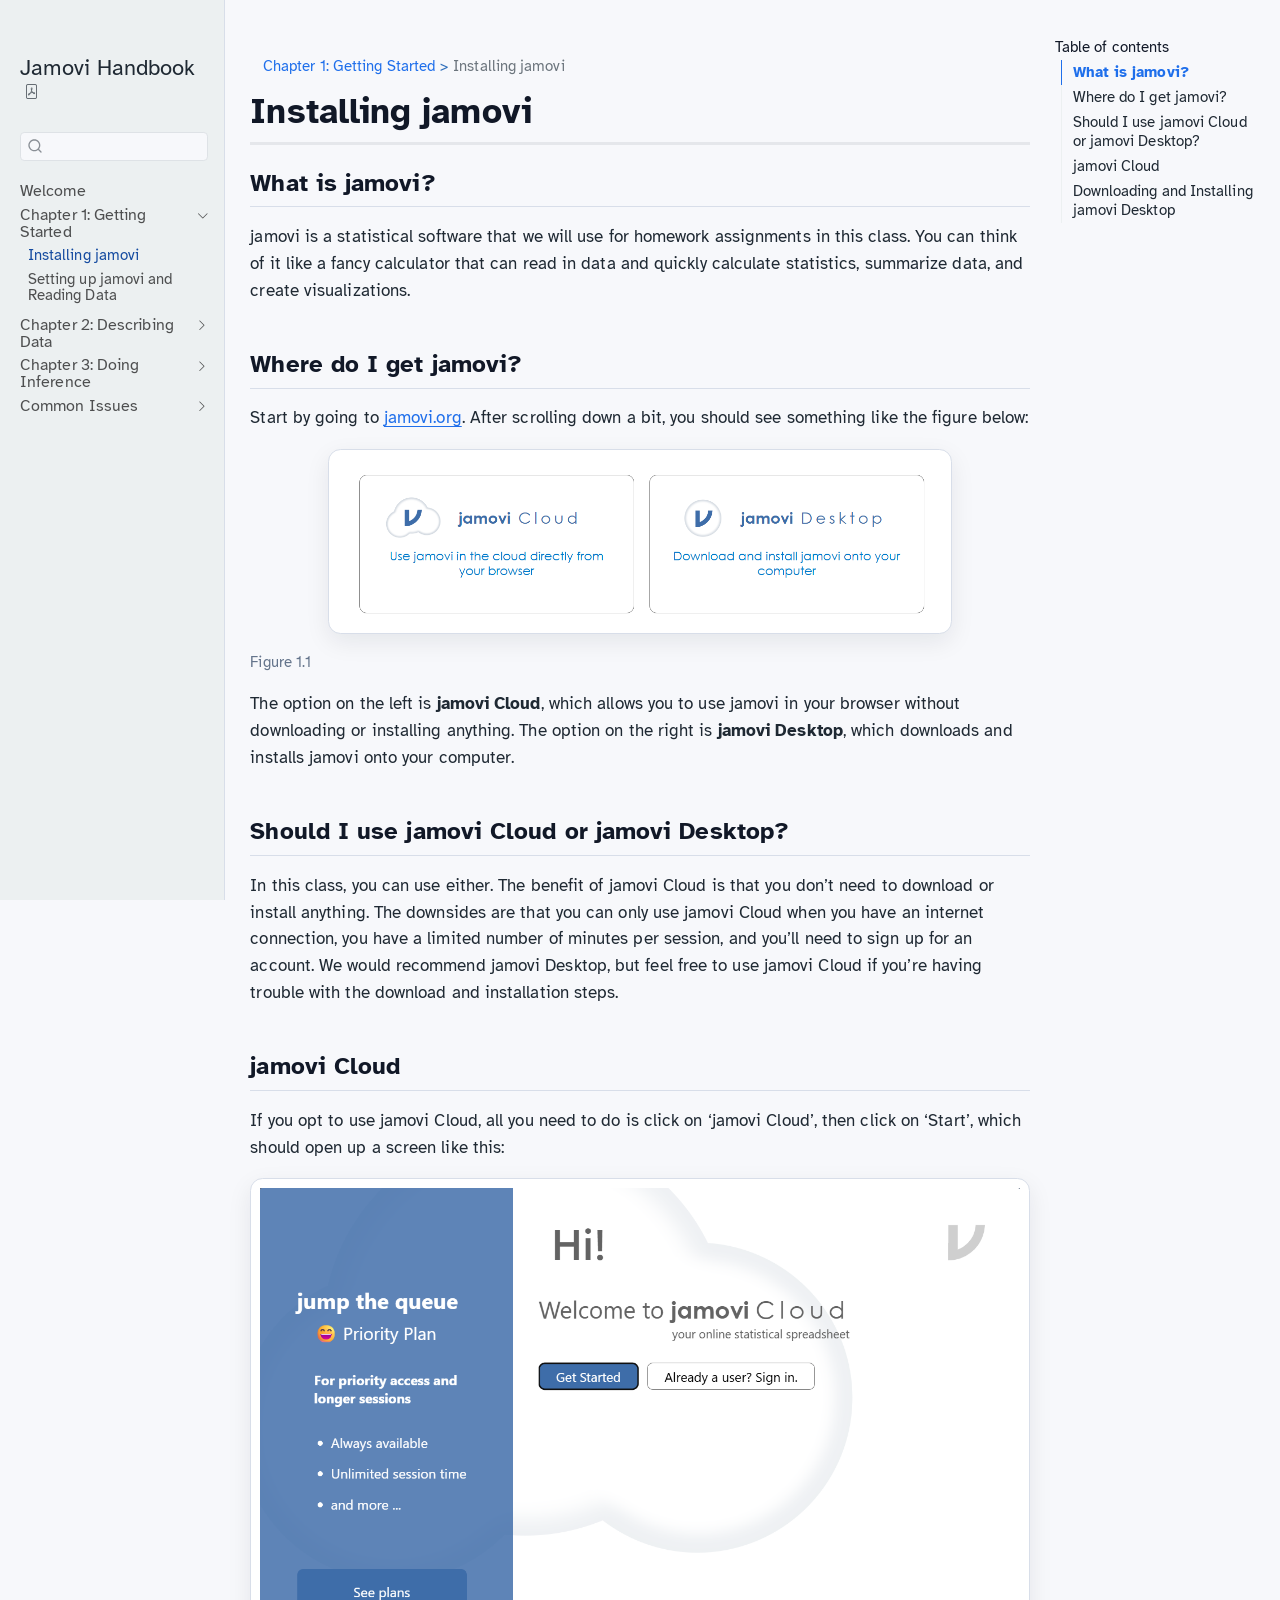
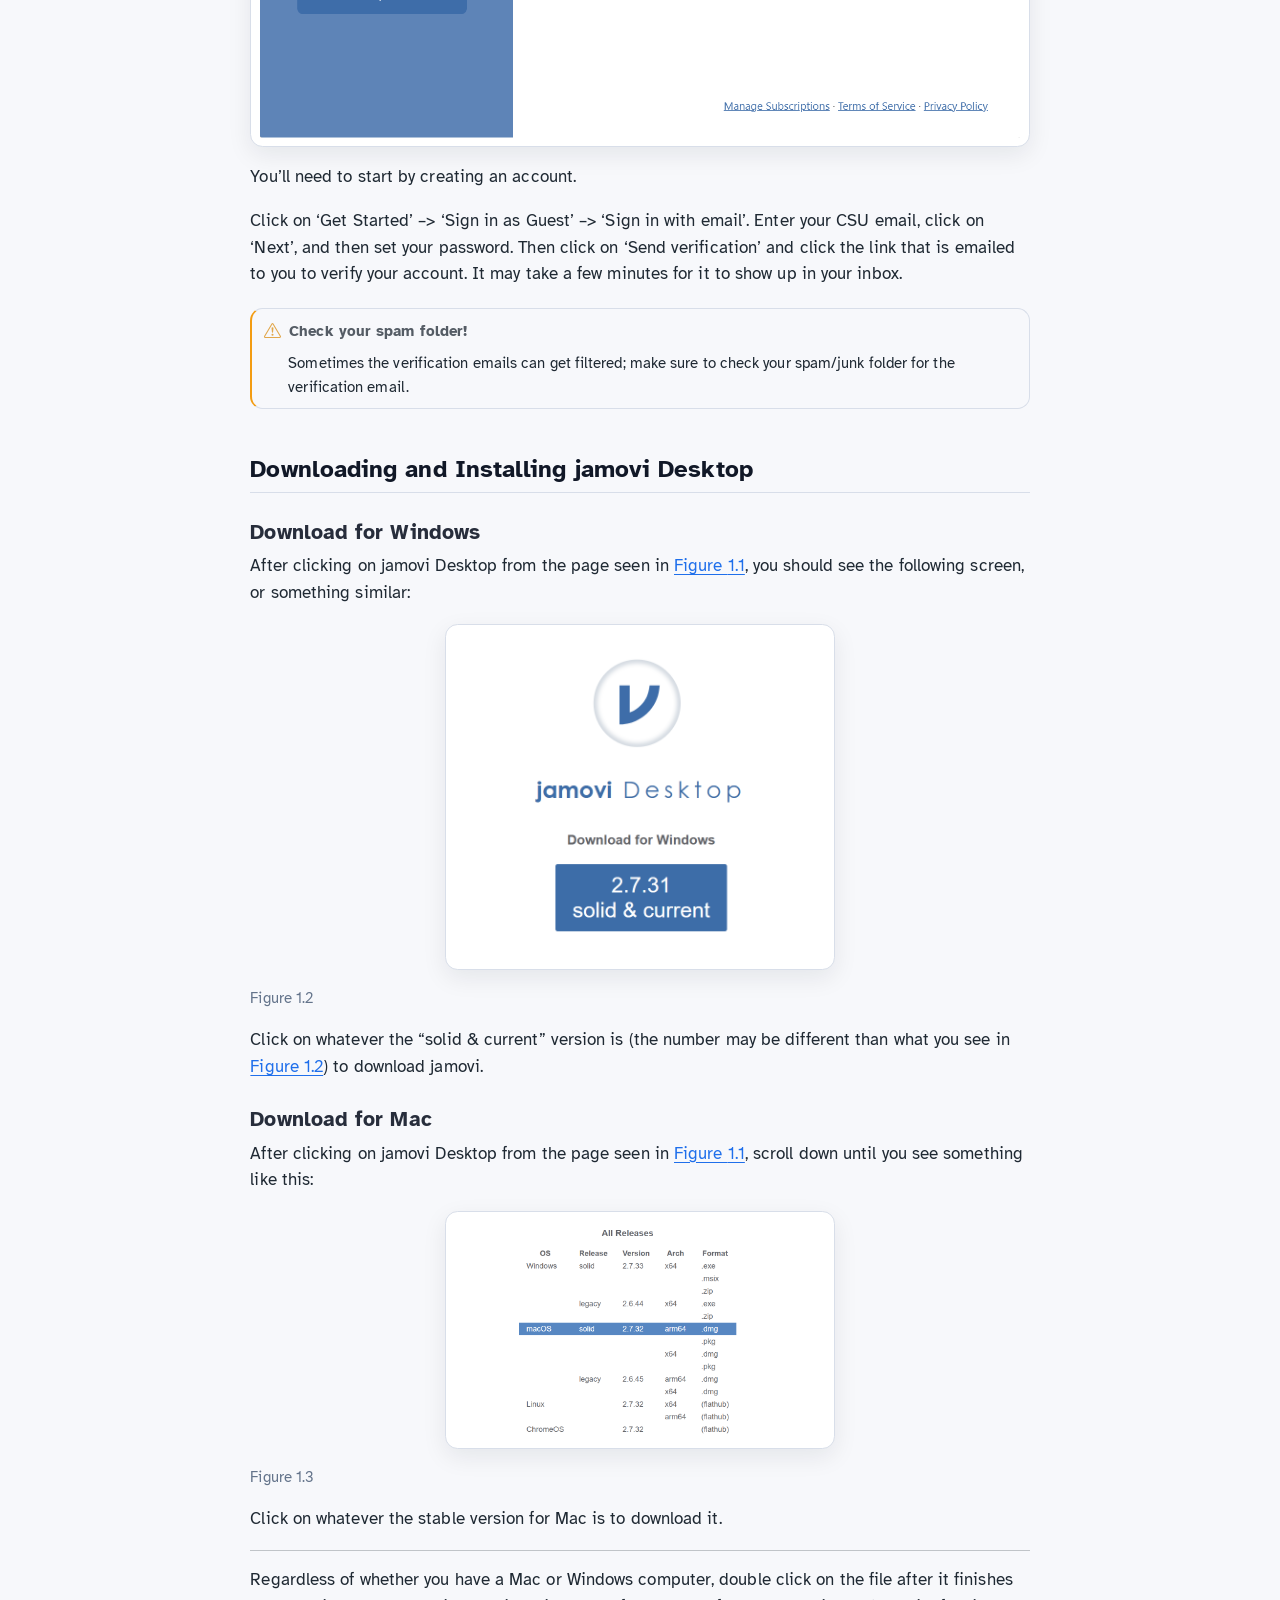
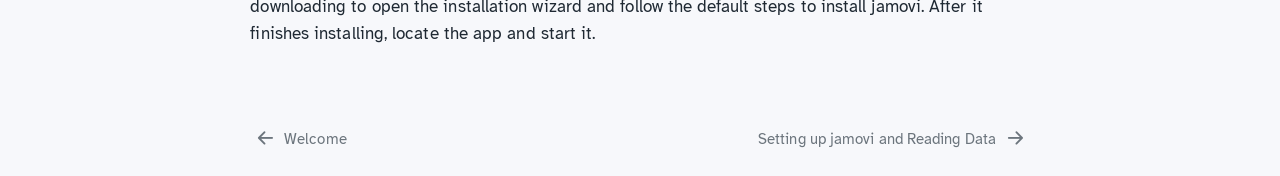
<file: _book/installing-jamovi.html>
<!DOCTYPE html>
<html xmlns="http://www.w3.org/1999/xhtml" lang="en" xml:lang="en"><head>

<meta charset="utf-8">
<meta name="generator" content="quarto-1.9.38">

<meta name="viewport" content="width=device-width, initial-scale=1.0, user-scalable=yes">


<title>Installing jamovi – Jamovi Handbook</title>
<style>
/* Default styles provided by pandoc.
** See https://pandoc.org/MANUAL.html#variables-for-html for config info.
*/
code{white-space: pre-wrap;}
span.smallcaps{font-variant: small-caps;}
div.columns{display: flex; gap: min(4vw, 1.5em);}
div.column{flex: auto; overflow-x: auto;}
div.hanging-indent{margin-left: 1.5em; text-indent: -1.5em;}
ul.task-list{list-style: none;}
ul.task-list li input[type="checkbox"] {
  width: 0.8em;
  margin: 0 0.8em 0.2em -1em; /* quarto-specific, see https://github.com/quarto-dev/quarto-cli/issues/4556 */ 
  vertical-align: middle;
}
</style>


<script src="site_libs/quarto-nav/quarto-nav.js"></script>
<script src="site_libs/quarto-nav/headroom.min.js"></script>
<script src="site_libs/clipboard/clipboard.min.js"></script>
<script src="site_libs/quarto-search/autocomplete.umd.js"></script>
<script src="site_libs/quarto-search/fuse.min.js"></script>
<script src="site_libs/quarto-search/quarto-search.js"></script>
<meta name="quarto:offset" content="./">
<link href="./opening-data.html" rel="next">
<link href="./index.html" rel="prev">
<script src="site_libs/quarto-html/quarto.js" type="module"></script>
<script src="site_libs/quarto-html/tabsets/tabsets.js" type="module"></script>
<script src="site_libs/quarto-html/popper.min.js"></script>
<script src="site_libs/quarto-html/tippy.umd.min.js"></script>
<script src="site_libs/quarto-html/anchor.min.js"></script>
<link href="site_libs/quarto-html/tippy.css" rel="stylesheet">
<link href="site_libs/quarto-html/quarto-syntax-highlighting-6a50bd621f08fdc5c26e43d254df0a90.css" rel="stylesheet" class="quarto-color-scheme" id="quarto-text-highlighting-styles">
<link href="site_libs/quarto-html/quarto-syntax-highlighting-dark-9bfc61b20ce54e18ae6b25bf56d136e1.css" rel="stylesheet" class="quarto-color-scheme quarto-color-alternate" id="quarto-text-highlighting-styles">
<link href="site_libs/quarto-html/quarto-syntax-highlighting-6a50bd621f08fdc5c26e43d254df0a90.css" rel="stylesheet" class="quarto-color-scheme-extra" id="quarto-text-highlighting-styles">
<script src="site_libs/bootstrap/bootstrap.min.js"></script>
<link href="site_libs/bootstrap/bootstrap-icons.css" rel="stylesheet">
<link href="site_libs/bootstrap/bootstrap-3962a6aa5240afd0d350e77f74c99713.min.css" rel="stylesheet" append-hash="true" class="quarto-color-scheme" id="quarto-bootstrap" data-mode="light">
<link href="site_libs/bootstrap/bootstrap-dark-3962a6aa5240afd0d350e77f74c99713.min.css" rel="stylesheet" append-hash="true" class="quarto-color-scheme quarto-color-alternate" id="quarto-bootstrap" data-mode="light">
<link href="site_libs/bootstrap/bootstrap-3962a6aa5240afd0d350e77f74c99713.min.css" rel="stylesheet" append-hash="true" class="quarto-color-scheme-extra" id="quarto-bootstrap" data-mode="light">
<script id="quarto-search-options" type="application/json">{
  "location": "sidebar",
  "copy-button": false,
  "collapse-after": 3,
  "panel-placement": "start",
  "type": "textbox",
  "limit": 50,
  "keyboard-shortcut": [
    "f",
    "/",
    "s"
  ],
  "show-item-context": false,
  "language": {
    "search-no-results-text": "No results",
    "search-matching-documents-text": "matching documents",
    "search-copy-link-title": "Copy link to search",
    "search-hide-matches-text": "Hide additional matches",
    "search-more-match-text": "more match in this document",
    "search-more-matches-text": "more matches in this document",
    "search-clear-button-title": "Clear",
    "search-text-placeholder": "",
    "search-detached-cancel-button-title": "Cancel",
    "search-submit-button-title": "Submit",
    "search-label": "Search"
  }
}</script>


</head>

<body class="nav-sidebar docked quarto-light">

<div id="quarto-search-results"></div>
  <header id="quarto-header" class="headroom fixed-top">
  <nav class="quarto-secondary-nav">
    <div class="container-fluid d-flex">
      <button type="button" class="quarto-btn-toggle btn" data-bs-toggle="collapse" role="button" data-bs-target=".quarto-sidebar-collapse-item" aria-controls="quarto-sidebar" aria-expanded="false" aria-label="Toggle sidebar navigation" onclick="if (window.quartoToggleHeadroom) { window.quartoToggleHeadroom(); }">
        <i class="bi bi-layout-text-sidebar-reverse"></i>
      </button>
        <nav class="quarto-page-breadcrumbs" aria-label="breadcrumb"><ol class="breadcrumb"><li class="breadcrumb-item"><a href="./installing-jamovi.html">Chapter 1: Getting Started</a></li><li class="breadcrumb-item"><a href="./installing-jamovi.html"><span class="chapter-title">Installing jamovi</span></a></li></ol></nav>
        <a class="flex-grow-1" role="navigation" data-bs-toggle="collapse" data-bs-target=".quarto-sidebar-collapse-item" aria-controls="quarto-sidebar" aria-expanded="false" aria-label="Toggle sidebar navigation" onclick="if (window.quartoToggleHeadroom) { window.quartoToggleHeadroom(); }">      
        </a>
      <button type="button" class="btn quarto-search-button" aria-label="Search" onclick="window.quartoOpenSearch();">
        <i class="bi bi-search"></i>
      </button>
    </div>
  </nav>
</header>
<!-- content -->
<div id="quarto-content" class="quarto-container page-columns page-rows-contents page-layout-article">
<!-- sidebar -->
  <nav id="quarto-sidebar" class="sidebar collapse collapse-horizontal quarto-sidebar-collapse-item sidebar-navigation docked overflow-auto">
    <div class="pt-lg-2 mt-2 text-left sidebar-header">
    <div class="sidebar-title mb-0 py-0">
      <a href="./">Jamovi Handbook</a> 
        <div class="sidebar-tools-main">
    <a href="./jamovi-handbook.pdf" title="Download PDF" class="quarto-navigation-tool px-1" aria-label="Download PDF"><i class="bi bi-file-pdf"></i></a>
</div>
    </div>
      </div>
        <div class="mt-2 flex-shrink-0 align-items-center">
        <div class="sidebar-search">
        <div id="quarto-search" class="" title="Search"></div>
        </div>
        </div>
    <div class="sidebar-menu-container"> 
    <ul class="list-unstyled mt-1">
        <li class="sidebar-item">
  <div class="sidebar-item-container"> 
  <a href="./index.html" class="sidebar-item-text sidebar-link">
 <span class="menu-text">Welcome</span></a>
  </div>
</li>
        <li class="sidebar-item sidebar-item-section">
      <div class="sidebar-item-container"> 
            <a class="sidebar-item-text sidebar-link text-start" data-bs-toggle="collapse" data-bs-target="#quarto-sidebar-section-1" role="navigation" aria-expanded="true">
 <span class="menu-text">Chapter 1: Getting Started</span></a>
          <a class="sidebar-item-toggle text-start" data-bs-toggle="collapse" data-bs-target="#quarto-sidebar-section-1" role="navigation" aria-expanded="true" aria-label="Toggle section">
            <i class="bi bi-chevron-right ms-2"></i>
          </a> 
      </div>
      <ul id="quarto-sidebar-section-1" class="collapse list-unstyled sidebar-section depth1 show">  
          <li class="sidebar-item">
  <div class="sidebar-item-container"> 
  <a href="./installing-jamovi.html" class="sidebar-item-text sidebar-link active"><span class="chapter-title">Installing jamovi</span></a>
  </div>
</li>
          <li class="sidebar-item">
  <div class="sidebar-item-container"> 
  <a href="./opening-data.html" class="sidebar-item-text sidebar-link"><span class="chapter-title">Setting up jamovi and Reading Data</span></a>
  </div>
</li>
      </ul>
  </li>
        <li class="sidebar-item sidebar-item-section">
      <div class="sidebar-item-container"> 
            <a class="sidebar-item-text sidebar-link text-start collapsed" data-bs-toggle="collapse" data-bs-target="#quarto-sidebar-section-2" role="navigation" aria-expanded="false">
 <span class="menu-text">Chapter 2: Describing Data</span></a>
          <a class="sidebar-item-toggle text-start collapsed" data-bs-toggle="collapse" data-bs-target="#quarto-sidebar-section-2" role="navigation" aria-expanded="false" aria-label="Toggle section">
            <i class="bi bi-chevron-right ms-2"></i>
          </a> 
      </div>
      <ul id="quarto-sidebar-section-2" class="collapse list-unstyled sidebar-section depth1 ">  
          <li class="sidebar-item">
  <div class="sidebar-item-container"> 
  <a href="./descriptives.html" class="sidebar-item-text sidebar-link"><span class="chapter-title">Descriptive Statistics</span></a>
  </div>
</li>
          <li class="sidebar-item">
  <div class="sidebar-item-container"> 
  <a href="./graphs-and-tables.html" class="sidebar-item-text sidebar-link"><span class="chapter-title">Plots and Tables</span></a>
  </div>
</li>
      </ul>
  </li>
        <li class="sidebar-item sidebar-item-section">
      <div class="sidebar-item-container"> 
            <a class="sidebar-item-text sidebar-link text-start collapsed" data-bs-toggle="collapse" data-bs-target="#quarto-sidebar-section-3" role="navigation" aria-expanded="false">
 <span class="menu-text">Chapter 3: Doing Inference</span></a>
          <a class="sidebar-item-toggle text-start collapsed" data-bs-toggle="collapse" data-bs-target="#quarto-sidebar-section-3" role="navigation" aria-expanded="false" aria-label="Toggle section">
            <i class="bi bi-chevron-right ms-2"></i>
          </a> 
      </div>
      <ul id="quarto-sidebar-section-3" class="collapse list-unstyled sidebar-section depth1 ">  
          <li class="sidebar-item">
  <div class="sidebar-item-container"> 
  <a href="./ttest.html" class="sidebar-item-text sidebar-link"><span class="chapter-title">T-Tests for One Population</span></a>
  </div>
</li>
          <li class="sidebar-item">
  <div class="sidebar-item-container"> 
  <a href="./unpaired-ttest.html" class="sidebar-item-text sidebar-link"><span class="chapter-title">T-Tests for Two Populations (Unpaired)</span></a>
  </div>
</li>
          <li class="sidebar-item">
  <div class="sidebar-item-container"> 
  <a href="./power.html" class="sidebar-item-text sidebar-link"><span class="chapter-title">Power Analysis</span></a>
  </div>
</li>
          <li class="sidebar-item">
  <div class="sidebar-item-container"> 
  <a href="./anova.html" class="sidebar-item-text sidebar-link"><span class="chapter-title">ANOVA and Multiple Comparisons</span></a>
  </div>
</li>
          <li class="sidebar-item">
  <div class="sidebar-item-container"> 
  <a href="./regression.html" class="sidebar-item-text sidebar-link"><span class="chapter-title">Linear Regression</span></a>
  </div>
</li>
      </ul>
  </li>
        <li class="sidebar-item sidebar-item-section">
      <div class="sidebar-item-container"> 
            <a class="sidebar-item-text sidebar-link text-start collapsed" data-bs-toggle="collapse" data-bs-target="#quarto-sidebar-section-4" role="navigation" aria-expanded="false">
 <span class="menu-text">Common Issues</span></a>
          <a class="sidebar-item-toggle text-start collapsed" data-bs-toggle="collapse" data-bs-target="#quarto-sidebar-section-4" role="navigation" aria-expanded="false" aria-label="Toggle section">
            <i class="bi bi-chevron-right ms-2"></i>
          </a> 
      </div>
      <ul id="quarto-sidebar-section-4" class="collapse list-unstyled sidebar-section depth1 ">  
          <li class="sidebar-item">
  <div class="sidebar-item-container"> 
  <a href="./common-errors.html" class="sidebar-item-text sidebar-link"><span class="chapter-title">Common Errors and Troubleshooting</span></a>
  </div>
</li>
      </ul>
  </li>
    </ul>
    </div>
</nav>
<div id="quarto-sidebar-glass" class="quarto-sidebar-collapse-item" data-bs-toggle="collapse" data-bs-target=".quarto-sidebar-collapse-item"></div>
<!-- margin-sidebar -->
    <div id="quarto-margin-sidebar" class="sidebar margin-sidebar">
        <nav id="TOC" role="doc-toc" class="toc-active">
    <h2 id="toc-title">Table of contents</h2>
   
  <ul>
  <li><a href="#what-is-jamovi" id="toc-what-is-jamovi" class="nav-link active" data-scroll-target="#what-is-jamovi">What is jamovi?</a></li>
  <li><a href="#where-do-i-get-jamovi" id="toc-where-do-i-get-jamovi" class="nav-link" data-scroll-target="#where-do-i-get-jamovi">Where do I get jamovi?</a></li>
  <li><a href="#should-i-use-jamovi-cloud-or-jamovi-desktop" id="toc-should-i-use-jamovi-cloud-or-jamovi-desktop" class="nav-link" data-scroll-target="#should-i-use-jamovi-cloud-or-jamovi-desktop">Should I use jamovi Cloud or jamovi Desktop?</a></li>
  <li><a href="#jamovi-cloud" id="toc-jamovi-cloud" class="nav-link" data-scroll-target="#jamovi-cloud">jamovi Cloud</a></li>
  <li><a href="#downloading-and-installing-jamovi-desktop" id="toc-downloading-and-installing-jamovi-desktop" class="nav-link" data-scroll-target="#downloading-and-installing-jamovi-desktop">Downloading and Installing jamovi Desktop</a></li>
  </ul>
</nav>
    </div>
<!-- main -->
<main class="content" id="quarto-document-content">

<header id="title-block-header" class="quarto-title-block default"><nav class="quarto-page-breadcrumbs quarto-title-breadcrumbs d-none d-lg-block" aria-label="breadcrumb"><ol class="breadcrumb"><li class="breadcrumb-item"><a href="./installing-jamovi.html">Chapter 1: Getting Started</a></li><li class="breadcrumb-item"><a href="./installing-jamovi.html"><span class="chapter-title">Installing jamovi</span></a></li></ol></nav>
<div class="quarto-title">
<h1 class="title"><span class="chapter-title">Installing jamovi</span></h1>
</div>



<div class="quarto-title-meta">

    
  
    
  </div>
  


</header>


<section id="what-is-jamovi" class="level2">
<h2 class="anchored" data-anchor-id="what-is-jamovi">What is jamovi?</h2>
<p>jamovi is a statistical software that we will use for homework assignments in this class. You can think of it like a fancy calculator that can read in data and quickly calculate statistics, summarize data, and create visualizations.</p>
</section>
<section id="where-do-i-get-jamovi" class="level2">
<h2 class="anchored" data-anchor-id="where-do-i-get-jamovi">Where do I get jamovi?</h2>
<p>Start by going to <a href="jamovi.org">jamovi.org</a>. After scrolling down a bit, you should see something like the figure below:</p>
<div id="fig-jamovi-option" class="quarto-float quarto-figure quarto-figure-center anchored" width="80%">
<figure class="quarto-float quarto-float-fig figure">
<div aria-describedby="fig-jamovi-option-caption-0ceaefa1-69ba-4598-a22c-09a6ac19f8ca">
<img src="images/cloud-v-desktop.png" id="fig-jamovi-option" class="img-fluid figure-img" style="width:80.0%">
</div>
<figcaption class="quarto-float-caption-bottom quarto-float-caption quarto-float-fig quarto-uncaptioned" id="fig-jamovi-option-caption-0ceaefa1-69ba-4598-a22c-09a6ac19f8ca">
Figure&nbsp;1.1
</figcaption>
</figure>
</div>
<p>The option on the left is <strong>jamovi Cloud</strong>, which allows you to use jamovi in your browser without downloading or installing anything. The option on the right is <strong>jamovi Desktop</strong>, which downloads and installs jamovi onto your computer.</p>
</section>
<section id="should-i-use-jamovi-cloud-or-jamovi-desktop" class="level2">
<h2 class="anchored" data-anchor-id="should-i-use-jamovi-cloud-or-jamovi-desktop">Should I use jamovi Cloud or jamovi Desktop?</h2>
<p>In this class, you can use either. The benefit of jamovi Cloud is that you don’t need to download or install anything. The downsides are that you can only use jamovi Cloud when you have an internet connection, you have a limited number of minutes per session, and you’ll need to sign up for an account. We would recommend jamovi Desktop, but feel free to use jamovi Cloud if you’re having trouble with the download and installation steps.</p>
</section>
<section id="jamovi-cloud" class="level2">
<h2 class="anchored" data-anchor-id="jamovi-cloud">jamovi Cloud</h2>
<p>If you opt to use jamovi Cloud, all you need to do is click on ‘jamovi Cloud’, then click on ‘Start’, which should open up a screen like this:</p>
<p><img src="images/jamovi-cloud1.png" class="img-fluid"></p>
<p>You’ll need to start by creating an account.</p>
<p>Click on ‘Get Started’ –&gt; ‘Sign in as Guest’ –&gt; ‘Sign in with email’. Enter your CSU email, click on ‘Next’, and then set your password. Then click on ‘Send verification’ and click the link that is emailed to you to verify your account. It may take a few minutes for it to show up in your inbox.</p>
<div class="callout callout-style-simple callout-warning callout-titled">
<div class="callout-header d-flex align-content-center">
<div class="callout-icon-container">
<i class="callout-icon"></i>
</div>
<div class="callout-title-container flex-fill">
<span class="screen-reader-only">Warning</span>Check your spam folder!
</div>
</div>
<div class="callout-body-container callout-body">
<p>Sometimes the verification emails can get filtered; make sure to check your spam/junk folder for the verification email.</p>
</div>
</div>
</section>
<section id="downloading-and-installing-jamovi-desktop" class="level2">
<h2 class="anchored" data-anchor-id="downloading-and-installing-jamovi-desktop">Downloading and Installing jamovi Desktop</h2>
<section id="download-for-windows" class="level4">
<h4 class="anchored" data-anchor-id="download-for-windows">Download for Windows</h4>
<p>After clicking on jamovi Desktop from the page seen in <a href="#fig-jamovi-option" class="quarto-xref">Figure&nbsp;<span>1.1</span></a>, you should see the following screen, or something similar:</p>
<div id="fig-jamovi-desktop-download" class="quarto-float quarto-figure quarto-figure-center anchored" width="50%">
<figure class="quarto-float quarto-float-fig figure">
<div aria-describedby="fig-jamovi-desktop-download-caption-0ceaefa1-69ba-4598-a22c-09a6ac19f8ca">
<img src="images/desktop-download.png" id="fig-jamovi-desktop-download" class="img-fluid figure-img" style="width:50.0%">
</div>
<figcaption class="quarto-float-caption-bottom quarto-float-caption quarto-float-fig quarto-uncaptioned" id="fig-jamovi-desktop-download-caption-0ceaefa1-69ba-4598-a22c-09a6ac19f8ca">
Figure&nbsp;1.2
</figcaption>
</figure>
</div>
<p>Click on whatever the “solid &amp; current” version is (the number may be different than what you see in <a href="#fig-jamovi-desktop-download" class="quarto-xref">Figure&nbsp;<span>1.2</span></a>) to download jamovi.</p>
</section>
<section id="download-for-mac" class="level4">
<h4 class="anchored" data-anchor-id="download-for-mac">Download for Mac</h4>
<p>After clicking on jamovi Desktop from the page seen in <a href="#fig-jamovi-option" class="quarto-xref">Figure&nbsp;<span>1.1</span></a>, scroll down until you see something like this:</p>
<div id="fig-jamovi-mac-download" class="quarto-float quarto-figure quarto-figure-center anchored" width="50%">
<figure class="quarto-float quarto-float-fig figure">
<div aria-describedby="fig-jamovi-mac-download-caption-0ceaefa1-69ba-4598-a22c-09a6ac19f8ca">
<img src="images/desktop-download3.png" id="fig-jamovi-mac-download" class="img-fluid figure-img" style="width:50.0%">
</div>
<figcaption class="quarto-float-caption-bottom quarto-float-caption quarto-float-fig quarto-uncaptioned" id="fig-jamovi-mac-download-caption-0ceaefa1-69ba-4598-a22c-09a6ac19f8ca">
Figure&nbsp;1.3
</figcaption>
</figure>
</div>
<p>Click on whatever the stable version for Mac is to download it.</p>
<hr>
<p>Regardless of whether you have a Mac or Windows computer, double click on the file after it finishes downloading to open the installation wizard and follow the default steps to install jamovi. After it finishes installing, locate the app and start it.</p>


</section>
</section>

</main> <!-- /main -->
<script id="quarto-html-after-body" type="application/javascript">
  window.document.addEventListener("DOMContentLoaded", function (event) {
    const icon = "";
    const anchorJS = new window.AnchorJS();
    anchorJS.options = {
      placement: 'right',
      icon: icon
    };
    anchorJS.add('.anchored');
    const isCodeAnnotation = (el) => {
      for (const clz of el.classList) {
        if (clz.startsWith('code-annotation-')) {                     
          return true;
        }
      }
      return false;
    }
    const onCopySuccess = function(e) {
      // button target
      const button = e.trigger;
      // don't keep focus
      button.blur();
      // flash "checked"
      button.classList.add('code-copy-button-checked');
      var currentTitle = button.getAttribute("title");
      button.setAttribute("title", "Copied!");
      let tooltip;
      if (window.bootstrap) {
        button.setAttribute("data-bs-toggle", "tooltip");
        button.setAttribute("data-bs-placement", "left");
        button.setAttribute("data-bs-title", "Copied!");
        tooltip = new bootstrap.Tooltip(button, 
          { trigger: "manual", 
            customClass: "code-copy-button-tooltip",
            offset: [0, -8]});
        tooltip.show();    
      }
      setTimeout(function() {
        if (tooltip) {
          tooltip.hide();
          button.removeAttribute("data-bs-title");
          button.removeAttribute("data-bs-toggle");
          button.removeAttribute("data-bs-placement");
        }
        button.setAttribute("title", currentTitle);
        button.classList.remove('code-copy-button-checked');
      }, 1000);
      // clear code selection
      e.clearSelection();
    }
    const getTextToCopy = function(trigger) {
      const outerScaffold = trigger.parentElement.cloneNode(true);
      const codeEl = outerScaffold.querySelector('code');
      for (const childEl of codeEl.children) {
        if (isCodeAnnotation(childEl)) {
          childEl.remove();
        }
      }
      return codeEl.innerText;
    }
    const clipboard = new window.ClipboardJS('.code-copy-button:not([data-in-quarto-modal])', {
      text: getTextToCopy
    });
    clipboard.on('success', onCopySuccess);
    if (window.document.getElementById('quarto-embedded-source-code-modal')) {
      const clipboardModal = new window.ClipboardJS('.code-copy-button[data-in-quarto-modal]', {
        text: getTextToCopy,
        container: window.document.getElementById('quarto-embedded-source-code-modal')
      });
      clipboardModal.on('success', onCopySuccess);
    }
      var localhostRegex = new RegExp(/^(?:http|https):\/\/localhost\:?[0-9]*\//);
      var mailtoRegex = new RegExp(/^mailto:/);
        var filterRegex = new RegExp('/' + window.location.host + '/');
      var isInternal = (href) => {
          return filterRegex.test(href) || localhostRegex.test(href) || mailtoRegex.test(href);
      }
      // Inspect non-navigation links and adorn them if external
     var links = window.document.querySelectorAll('a[href]:not(.nav-link):not(.navbar-brand):not(.toc-action):not(.sidebar-link):not(.sidebar-item-toggle):not(.pagination-link):not(.no-external):not([aria-hidden]):not(.dropdown-item):not(.quarto-navigation-tool):not(.about-link)');
      for (var i=0; i<links.length; i++) {
        const link = links[i];
        if (!isInternal(link.href)) {
          // undo the damage that might have been done by quarto-nav.js in the case of
          // links that we want to consider external
          if (link.dataset.originalHref !== undefined) {
            link.href = link.dataset.originalHref;
          }
        }
      }
    function tippyHover(el, contentFn, onTriggerFn, onUntriggerFn) {
      const config = {
        allowHTML: true,
        maxWidth: 500,
        delay: 100,
        arrow: false,
        appendTo: function(el) {
            return el.parentElement;
        },
        interactive: true,
        interactiveBorder: 10,
        theme: 'quarto',
        placement: 'bottom-start',
      };
      if (contentFn) {
        config.content = contentFn;
      }
      if (onTriggerFn) {
        config.onTrigger = onTriggerFn;
      }
      if (onUntriggerFn) {
        config.onUntrigger = onUntriggerFn;
      }
      window.tippy(el, config); 
    }
    const noterefs = window.document.querySelectorAll('a[role="doc-noteref"]');
    for (var i=0; i<noterefs.length; i++) {
      const ref = noterefs[i];
      tippyHover(ref, function() {
        // use id or data attribute instead here
        let href = ref.getAttribute('data-footnote-href') || ref.getAttribute('href');
        try { href = new URL(href).hash; } catch {}
        const id = href.replace(/^#\/?/, "");
        const note = window.document.getElementById(id);
        if (note) {
          return note.innerHTML;
        } else {
          return "";
        }
      });
    }
    const xrefs = window.document.querySelectorAll('a.quarto-xref');
    const processXRef = (id, note) => {
      // Strip column container classes
      const stripColumnClz = (el) => {
        el.classList.remove("page-full", "page-columns");
        if (el.children) {
          for (const child of el.children) {
            stripColumnClz(child);
          }
        }
      }
      stripColumnClz(note)
      if (id === null || id.startsWith('sec-')) {
        // Special case sections, only their first couple elements
        const container = document.createElement("div");
        if (note.children && note.children.length > 2) {
          container.appendChild(note.children[0].cloneNode(true));
          for (let i = 1; i < note.children.length; i++) {
            const child = note.children[i];
            if (child.tagName === "P" && child.innerText === "") {
              continue;
            } else {
              container.appendChild(child.cloneNode(true));
              break;
            }
          }
          if (window.Quarto?.typesetMath) {
            window.Quarto.typesetMath(container);
          }
          return container.innerHTML
        } else {
          if (window.Quarto?.typesetMath) {
            window.Quarto.typesetMath(note);
          }
          return note.innerHTML;
        }
      } else {
        // Remove any anchor links if they are present
        const anchorLink = note.querySelector('a.anchorjs-link');
        if (anchorLink) {
          anchorLink.remove();
        }
        if (window.Quarto?.typesetMath) {
          window.Quarto.typesetMath(note);
        }
        if (note.classList.contains("callout")) {
          return note.outerHTML;
        } else {
          return note.innerHTML;
        }
      }
    }
    for (var i=0; i<xrefs.length; i++) {
      const xref = xrefs[i];
      tippyHover(xref, undefined, function(instance) {
        instance.disable();
        let url = xref.getAttribute('href');
        let hash = undefined; 
        if (url.startsWith('#')) {
          hash = url;
        } else {
          try { hash = new URL(url).hash; } catch {}
        }
        if (hash) {
          const id = hash.replace(/^#\/?/, "");
          const note = window.document.getElementById(id);
          if (note !== null) {
            try {
              const html = processXRef(id, note.cloneNode(true));
              instance.setContent(html);
            } finally {
              instance.enable();
              instance.show();
            }
          } else {
            // See if we can fetch this
            fetch(url.split('#')[0])
            .then(res => res.text())
            .then(html => {
              const parser = new DOMParser();
              const htmlDoc = parser.parseFromString(html, "text/html");
              const note = htmlDoc.getElementById(id);
              if (note !== null) {
                const html = processXRef(id, note);
                instance.setContent(html);
              } 
            }).finally(() => {
              instance.enable();
              instance.show();
            });
          }
        } else {
          // See if we can fetch a full url (with no hash to target)
          // This is a special case and we should probably do some content thinning / targeting
          fetch(url)
          .then(res => res.text())
          .then(html => {
            const parser = new DOMParser();
            const htmlDoc = parser.parseFromString(html, "text/html");
            const note = htmlDoc.querySelector('main.content');
            if (note !== null) {
              // This should only happen for chapter cross references
              // (since there is no id in the URL)
              // remove the first header
              if (note.children.length > 0 && note.children[0].tagName === "HEADER") {
                note.children[0].remove();
              }
              const html = processXRef(null, note);
              instance.setContent(html);
            } 
          }).finally(() => {
            instance.enable();
            instance.show();
          });
        }
      }, function(instance) {
      });
    }
        let selectedAnnoteEl;
        const selectorForAnnotation = ( cell, annotation) => {
          let cellAttr = 'data-code-cell="' + cell + '"';
          let lineAttr = 'data-code-annotation="' +  annotation + '"';
          const selector = 'span[' + cellAttr + '][' + lineAttr + ']';
          return selector;
        }
        const selectCodeLines = (annoteEl) => {
          const doc = window.document;
          const targetCell = annoteEl.getAttribute("data-target-cell");
          const targetAnnotation = annoteEl.getAttribute("data-target-annotation");
          const annoteSpan = window.document.querySelector(selectorForAnnotation(targetCell, targetAnnotation));
          const lines = annoteSpan.getAttribute("data-code-lines").split(",");
          const lineIds = lines.map((line) => {
            return targetCell + "-" + line;
          })
          let top = null;
          let height = null;
          let parent = null;
          if (lineIds.length > 0) {
              //compute the position of the single el (top and bottom and make a div)
              const el = window.document.getElementById(lineIds[0]);
              top = el.offsetTop;
              height = el.offsetHeight;
              parent = el.parentElement.parentElement;
            if (lineIds.length > 1) {
              const lastEl = window.document.getElementById(lineIds[lineIds.length - 1]);
              const bottom = lastEl.offsetTop + lastEl.offsetHeight;
              height = bottom - top;
            }
            if (top !== null && height !== null && parent !== null) {
              // cook up a div (if necessary) and position it 
              let div = window.document.getElementById("code-annotation-line-highlight");
              if (div === null) {
                div = window.document.createElement("div");
                div.setAttribute("id", "code-annotation-line-highlight");
                div.style.position = 'absolute';
                parent.appendChild(div);
              }
              div.style.top = top - 2 + "px";
              div.style.height = height + 4 + "px";
              div.style.left = 0;
              let gutterDiv = window.document.getElementById("code-annotation-line-highlight-gutter");
              if (gutterDiv === null) {
                gutterDiv = window.document.createElement("div");
                gutterDiv.setAttribute("id", "code-annotation-line-highlight-gutter");
                gutterDiv.style.position = 'absolute';
                const codeCell = window.document.getElementById(targetCell);
                const gutter = codeCell.querySelector('.code-annotation-gutter');
                gutter.appendChild(gutterDiv);
              }
              gutterDiv.style.top = top - 2 + "px";
              gutterDiv.style.height = height + 4 + "px";
            }
            selectedAnnoteEl = annoteEl;
          }
        };
        const unselectCodeLines = () => {
          const elementsIds = ["code-annotation-line-highlight", "code-annotation-line-highlight-gutter"];
          elementsIds.forEach((elId) => {
            const div = window.document.getElementById(elId);
            if (div) {
              div.remove();
            }
          });
          selectedAnnoteEl = undefined;
        };
          // Handle positioning of the toggle
      window.addEventListener(
        "resize",
        throttle(() => {
          elRect = undefined;
          if (selectedAnnoteEl) {
            selectCodeLines(selectedAnnoteEl);
          }
        }, 10)
      );
      function throttle(fn, ms) {
      let throttle = false;
      let timer;
        return (...args) => {
          if(!throttle) { // first call gets through
              fn.apply(this, args);
              throttle = true;
          } else { // all the others get throttled
              if(timer) clearTimeout(timer); // cancel #2
              timer = setTimeout(() => {
                fn.apply(this, args);
                timer = throttle = false;
              }, ms);
          }
        };
      }
        // Attach click handler to the DT
        const annoteDls = window.document.querySelectorAll('dt[data-target-cell]');
        for (const annoteDlNode of annoteDls) {
          annoteDlNode.addEventListener('click', (event) => {
            const clickedEl = event.target;
            if (clickedEl !== selectedAnnoteEl) {
              unselectCodeLines();
              const activeEl = window.document.querySelector('dt[data-target-cell].code-annotation-active');
              if (activeEl) {
                activeEl.classList.remove('code-annotation-active');
              }
              selectCodeLines(clickedEl);
              clickedEl.classList.add('code-annotation-active');
            } else {
              // Unselect the line
              unselectCodeLines();
              clickedEl.classList.remove('code-annotation-active');
            }
          });
        }
    const findCites = (el) => {
      const parentEl = el.parentElement;
      if (parentEl) {
        const cites = parentEl.dataset.cites;
        if (cites) {
          return {
            el,
            cites: cites.split(' ')
          };
        } else {
          return findCites(el.parentElement)
        }
      } else {
        return undefined;
      }
    };
    var bibliorefs = window.document.querySelectorAll('a[role="doc-biblioref"]');
    for (var i=0; i<bibliorefs.length; i++) {
      const ref = bibliorefs[i];
      const citeInfo = findCites(ref);
      if (citeInfo) {
        tippyHover(citeInfo.el, function() {
          var popup = window.document.createElement('div');
          citeInfo.cites.forEach(function(cite) {
            var citeDiv = window.document.createElement('div');
            citeDiv.classList.add('hanging-indent');
            citeDiv.classList.add('csl-entry');
            var biblioDiv = window.document.getElementById('ref-' + cite);
            if (biblioDiv) {
              citeDiv.innerHTML = biblioDiv.innerHTML;
            }
            popup.appendChild(citeDiv);
          });
          return popup.innerHTML;
        });
      }
    }
  });
  </script>
<nav class="page-navigation">
  <div class="nav-page nav-page-previous">
      <a href="./index.html" class="pagination-link" aria-label="Welcome">
        <i class="bi bi-arrow-left-short"></i> <span class="nav-page-text">Welcome</span>
      </a>          
  </div>
  <div class="nav-page nav-page-next">
      <a href="./opening-data.html" class="pagination-link" aria-label="Setting up jamovi and Reading Data">
        <span class="nav-page-text"><span class="chapter-title">Setting up jamovi and Reading Data</span></span> <i class="bi bi-arrow-right-short"></i>
      </a>
  </div>
</nav>
</div> <!-- /content -->




</body></html>
</file>
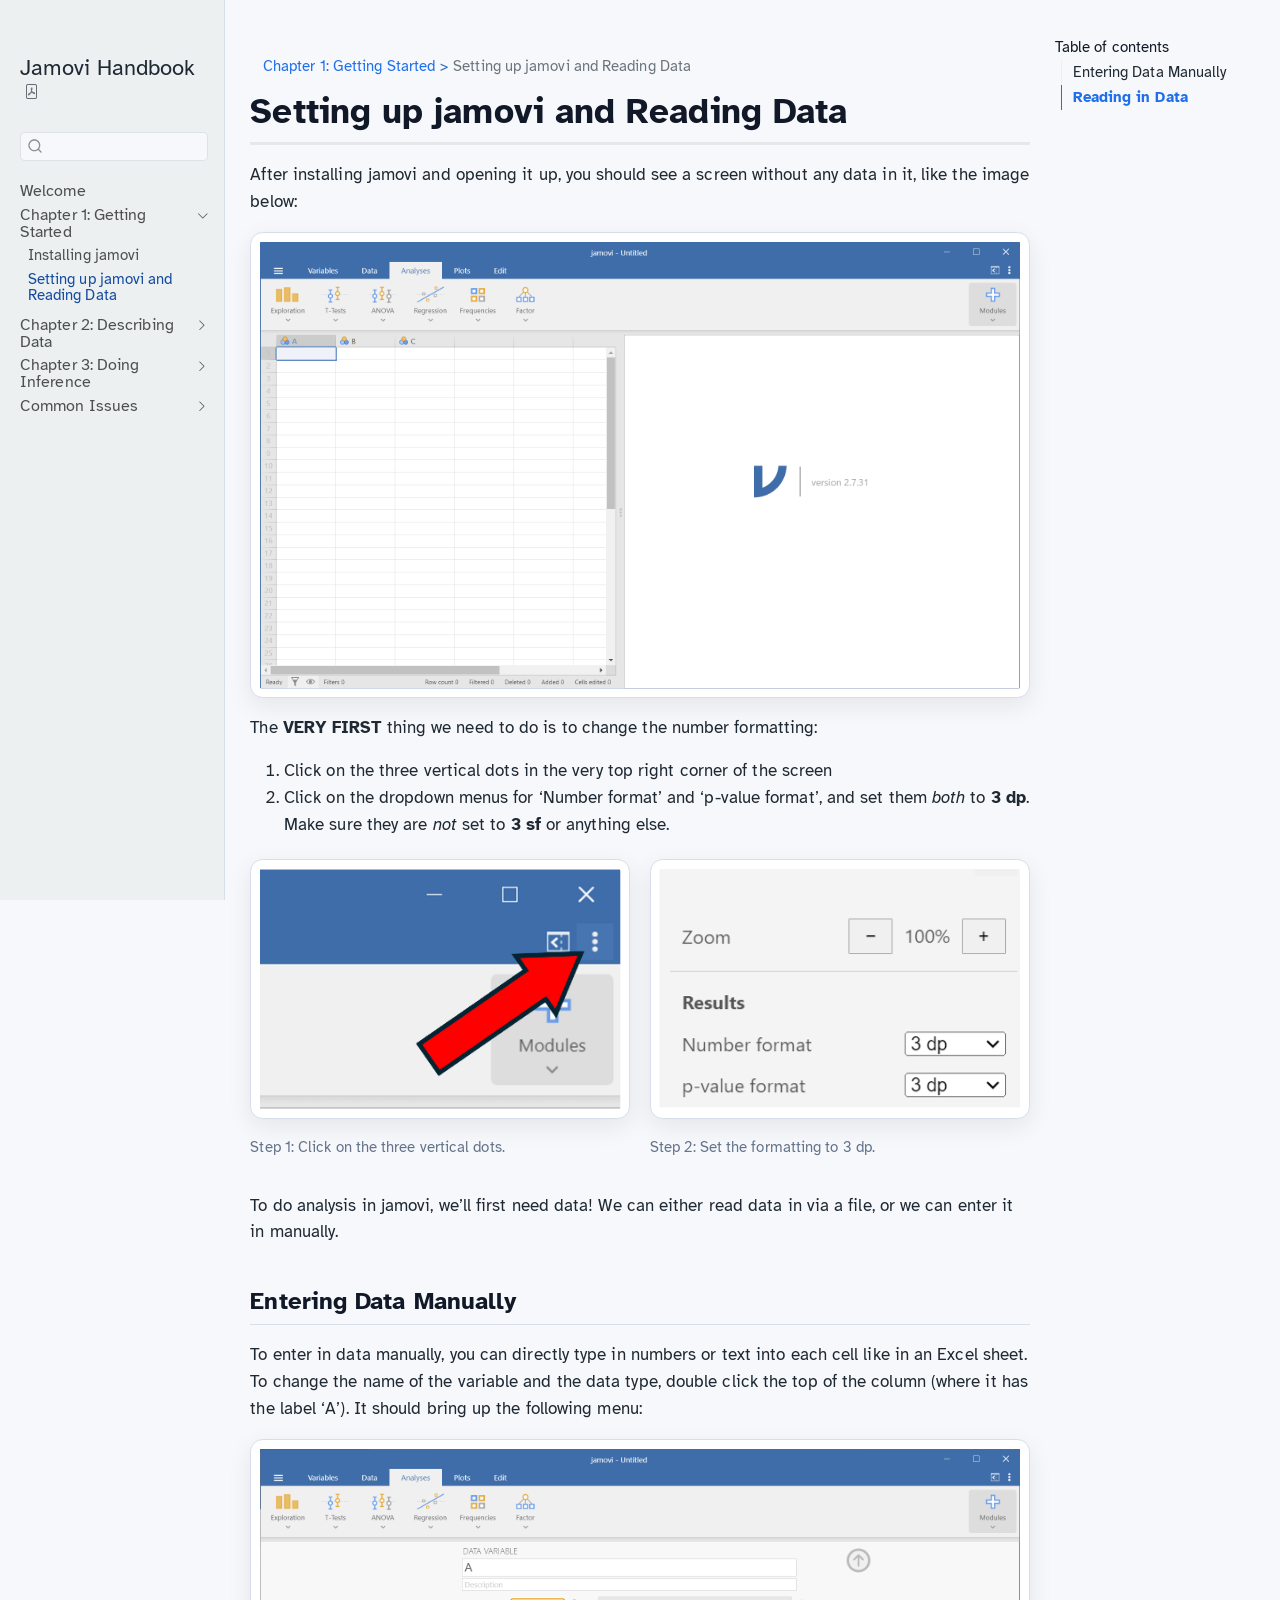
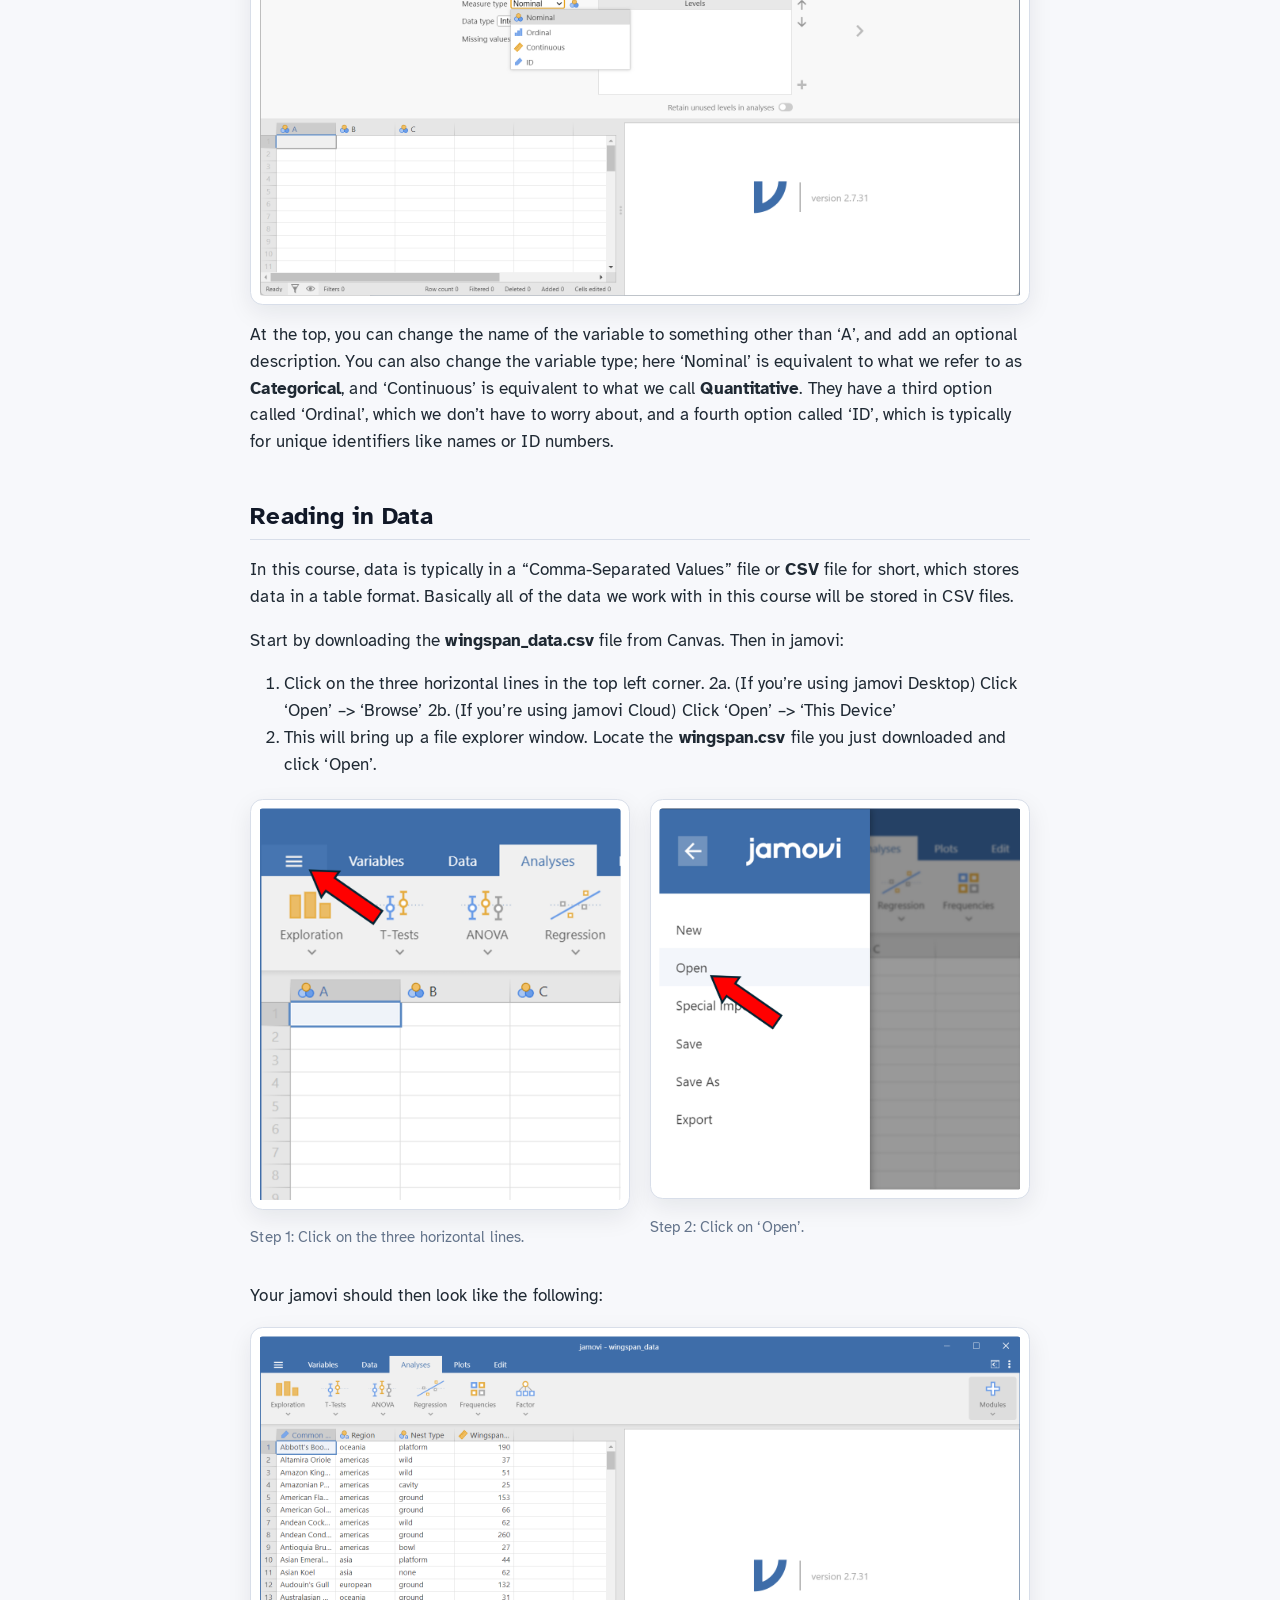
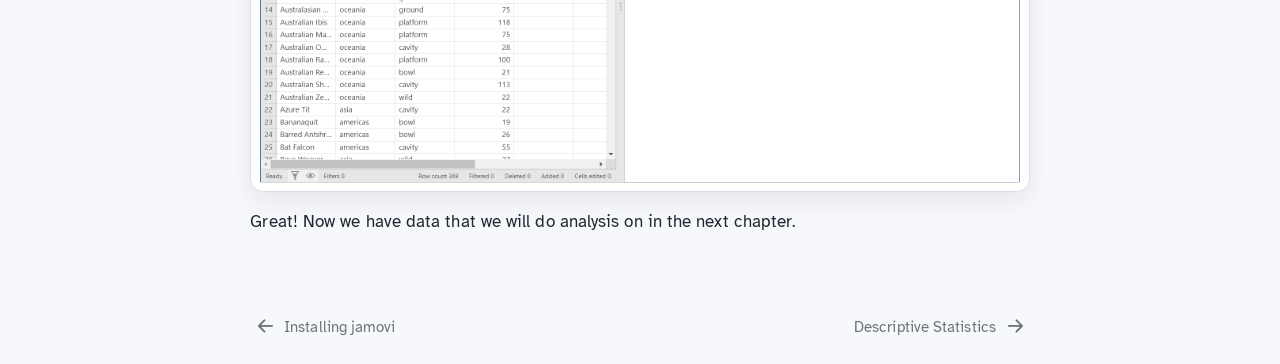
<file: _book/opening-data.html>
<!DOCTYPE html>
<html xmlns="http://www.w3.org/1999/xhtml" lang="en" xml:lang="en"><head>

<meta charset="utf-8">
<meta name="generator" content="quarto-1.9.38">

<meta name="viewport" content="width=device-width, initial-scale=1.0, user-scalable=yes">


<title>Setting up jamovi and Reading Data – Jamovi Handbook</title>
<style>
/* Default styles provided by pandoc.
** See https://pandoc.org/MANUAL.html#variables-for-html for config info.
*/
code{white-space: pre-wrap;}
span.smallcaps{font-variant: small-caps;}
div.columns{display: flex; gap: min(4vw, 1.5em);}
div.column{flex: auto; overflow-x: auto;}
div.hanging-indent{margin-left: 1.5em; text-indent: -1.5em;}
ul.task-list{list-style: none;}
ul.task-list li input[type="checkbox"] {
  width: 0.8em;
  margin: 0 0.8em 0.2em -1em; /* quarto-specific, see https://github.com/quarto-dev/quarto-cli/issues/4556 */ 
  vertical-align: middle;
}
</style>


<script src="site_libs/quarto-nav/quarto-nav.js"></script>
<script src="site_libs/quarto-nav/headroom.min.js"></script>
<script src="site_libs/clipboard/clipboard.min.js"></script>
<script src="site_libs/quarto-search/autocomplete.umd.js"></script>
<script src="site_libs/quarto-search/fuse.min.js"></script>
<script src="site_libs/quarto-search/quarto-search.js"></script>
<meta name="quarto:offset" content="./">
<link href="./descriptives.html" rel="next">
<link href="./installing-jamovi.html" rel="prev">
<script src="site_libs/quarto-html/quarto.js" type="module"></script>
<script src="site_libs/quarto-html/tabsets/tabsets.js" type="module"></script>
<script src="site_libs/quarto-html/popper.min.js"></script>
<script src="site_libs/quarto-html/tippy.umd.min.js"></script>
<script src="site_libs/quarto-html/anchor.min.js"></script>
<link href="site_libs/quarto-html/tippy.css" rel="stylesheet">
<link href="site_libs/quarto-html/quarto-syntax-highlighting-6a50bd621f08fdc5c26e43d254df0a90.css" rel="stylesheet" class="quarto-color-scheme" id="quarto-text-highlighting-styles">
<link href="site_libs/quarto-html/quarto-syntax-highlighting-dark-9bfc61b20ce54e18ae6b25bf56d136e1.css" rel="stylesheet" class="quarto-color-scheme quarto-color-alternate" id="quarto-text-highlighting-styles">
<link href="site_libs/quarto-html/quarto-syntax-highlighting-6a50bd621f08fdc5c26e43d254df0a90.css" rel="stylesheet" class="quarto-color-scheme-extra" id="quarto-text-highlighting-styles">
<script src="site_libs/bootstrap/bootstrap.min.js"></script>
<link href="site_libs/bootstrap/bootstrap-icons.css" rel="stylesheet">
<link href="site_libs/bootstrap/bootstrap-3962a6aa5240afd0d350e77f74c99713.min.css" rel="stylesheet" append-hash="true" class="quarto-color-scheme" id="quarto-bootstrap" data-mode="light">
<link href="site_libs/bootstrap/bootstrap-dark-3962a6aa5240afd0d350e77f74c99713.min.css" rel="stylesheet" append-hash="true" class="quarto-color-scheme quarto-color-alternate" id="quarto-bootstrap" data-mode="light">
<link href="site_libs/bootstrap/bootstrap-3962a6aa5240afd0d350e77f74c99713.min.css" rel="stylesheet" append-hash="true" class="quarto-color-scheme-extra" id="quarto-bootstrap" data-mode="light">
<script src="site_libs/quarto-contrib/glightbox/glightbox.min.js"></script>
<link href="site_libs/quarto-contrib/glightbox/glightbox.min.css" rel="stylesheet">
<link href="site_libs/quarto-contrib/glightbox/lightbox.css" rel="stylesheet">
<script id="quarto-search-options" type="application/json">{
  "location": "sidebar",
  "copy-button": false,
  "collapse-after": 3,
  "panel-placement": "start",
  "type": "textbox",
  "limit": 50,
  "keyboard-shortcut": [
    "f",
    "/",
    "s"
  ],
  "show-item-context": false,
  "language": {
    "search-no-results-text": "No results",
    "search-matching-documents-text": "matching documents",
    "search-copy-link-title": "Copy link to search",
    "search-hide-matches-text": "Hide additional matches",
    "search-more-match-text": "more match in this document",
    "search-more-matches-text": "more matches in this document",
    "search-clear-button-title": "Clear",
    "search-text-placeholder": "",
    "search-detached-cancel-button-title": "Cancel",
    "search-submit-button-title": "Submit",
    "search-label": "Search"
  }
}</script>


</head>

<body class="nav-sidebar docked quarto-light">

<div id="quarto-search-results"></div>
  <header id="quarto-header" class="headroom fixed-top">
  <nav class="quarto-secondary-nav">
    <div class="container-fluid d-flex">
      <button type="button" class="quarto-btn-toggle btn" data-bs-toggle="collapse" role="button" data-bs-target=".quarto-sidebar-collapse-item" aria-controls="quarto-sidebar" aria-expanded="false" aria-label="Toggle sidebar navigation" onclick="if (window.quartoToggleHeadroom) { window.quartoToggleHeadroom(); }">
        <i class="bi bi-layout-text-sidebar-reverse"></i>
      </button>
        <nav class="quarto-page-breadcrumbs" aria-label="breadcrumb"><ol class="breadcrumb"><li class="breadcrumb-item"><a href="./installing-jamovi.html">Chapter 1: Getting Started</a></li><li class="breadcrumb-item"><a href="./opening-data.html"><span class="chapter-title">Setting up jamovi and Reading Data</span></a></li></ol></nav>
        <a class="flex-grow-1" role="navigation" data-bs-toggle="collapse" data-bs-target=".quarto-sidebar-collapse-item" aria-controls="quarto-sidebar" aria-expanded="false" aria-label="Toggle sidebar navigation" onclick="if (window.quartoToggleHeadroom) { window.quartoToggleHeadroom(); }">      
        </a>
      <button type="button" class="btn quarto-search-button" aria-label="Search" onclick="window.quartoOpenSearch();">
        <i class="bi bi-search"></i>
      </button>
    </div>
  </nav>
</header>
<!-- content -->
<div id="quarto-content" class="quarto-container page-columns page-rows-contents page-layout-article">
<!-- sidebar -->
  <nav id="quarto-sidebar" class="sidebar collapse collapse-horizontal quarto-sidebar-collapse-item sidebar-navigation docked overflow-auto">
    <div class="pt-lg-2 mt-2 text-left sidebar-header">
    <div class="sidebar-title mb-0 py-0">
      <a href="./">Jamovi Handbook</a> 
        <div class="sidebar-tools-main">
    <a href="./jamovi-handbook.pdf" title="Download PDF" class="quarto-navigation-tool px-1" aria-label="Download PDF"><i class="bi bi-file-pdf"></i></a>
</div>
    </div>
      </div>
        <div class="mt-2 flex-shrink-0 align-items-center">
        <div class="sidebar-search">
        <div id="quarto-search" class="" title="Search"></div>
        </div>
        </div>
    <div class="sidebar-menu-container"> 
    <ul class="list-unstyled mt-1">
        <li class="sidebar-item">
  <div class="sidebar-item-container"> 
  <a href="./index.html" class="sidebar-item-text sidebar-link">
 <span class="menu-text">Welcome</span></a>
  </div>
</li>
        <li class="sidebar-item sidebar-item-section">
      <div class="sidebar-item-container"> 
            <a class="sidebar-item-text sidebar-link text-start" data-bs-toggle="collapse" data-bs-target="#quarto-sidebar-section-1" role="navigation" aria-expanded="true">
 <span class="menu-text">Chapter 1: Getting Started</span></a>
          <a class="sidebar-item-toggle text-start" data-bs-toggle="collapse" data-bs-target="#quarto-sidebar-section-1" role="navigation" aria-expanded="true" aria-label="Toggle section">
            <i class="bi bi-chevron-right ms-2"></i>
          </a> 
      </div>
      <ul id="quarto-sidebar-section-1" class="collapse list-unstyled sidebar-section depth1 show">  
          <li class="sidebar-item">
  <div class="sidebar-item-container"> 
  <a href="./installing-jamovi.html" class="sidebar-item-text sidebar-link"><span class="chapter-title">Installing jamovi</span></a>
  </div>
</li>
          <li class="sidebar-item">
  <div class="sidebar-item-container"> 
  <a href="./opening-data.html" class="sidebar-item-text sidebar-link active"><span class="chapter-title">Setting up jamovi and Reading Data</span></a>
  </div>
</li>
      </ul>
  </li>
        <li class="sidebar-item sidebar-item-section">
      <div class="sidebar-item-container"> 
            <a class="sidebar-item-text sidebar-link text-start collapsed" data-bs-toggle="collapse" data-bs-target="#quarto-sidebar-section-2" role="navigation" aria-expanded="false">
 <span class="menu-text">Chapter 2: Describing Data</span></a>
          <a class="sidebar-item-toggle text-start collapsed" data-bs-toggle="collapse" data-bs-target="#quarto-sidebar-section-2" role="navigation" aria-expanded="false" aria-label="Toggle section">
            <i class="bi bi-chevron-right ms-2"></i>
          </a> 
      </div>
      <ul id="quarto-sidebar-section-2" class="collapse list-unstyled sidebar-section depth1 ">  
          <li class="sidebar-item">
  <div class="sidebar-item-container"> 
  <a href="./descriptives.html" class="sidebar-item-text sidebar-link"><span class="chapter-title">Descriptive Statistics</span></a>
  </div>
</li>
          <li class="sidebar-item">
  <div class="sidebar-item-container"> 
  <a href="./graphs-and-tables.html" class="sidebar-item-text sidebar-link"><span class="chapter-title">Plots and Tables</span></a>
  </div>
</li>
      </ul>
  </li>
        <li class="sidebar-item sidebar-item-section">
      <div class="sidebar-item-container"> 
            <a class="sidebar-item-text sidebar-link text-start collapsed" data-bs-toggle="collapse" data-bs-target="#quarto-sidebar-section-3" role="navigation" aria-expanded="false">
 <span class="menu-text">Chapter 3: Doing Inference</span></a>
          <a class="sidebar-item-toggle text-start collapsed" data-bs-toggle="collapse" data-bs-target="#quarto-sidebar-section-3" role="navigation" aria-expanded="false" aria-label="Toggle section">
            <i class="bi bi-chevron-right ms-2"></i>
          </a> 
      </div>
      <ul id="quarto-sidebar-section-3" class="collapse list-unstyled sidebar-section depth1 ">  
          <li class="sidebar-item">
  <div class="sidebar-item-container"> 
  <a href="./ttest.html" class="sidebar-item-text sidebar-link"><span class="chapter-title">T-Tests for One Population</span></a>
  </div>
</li>
          <li class="sidebar-item">
  <div class="sidebar-item-container"> 
  <a href="./unpaired-ttest.html" class="sidebar-item-text sidebar-link"><span class="chapter-title">T-Tests for Two Populations (Unpaired)</span></a>
  </div>
</li>
          <li class="sidebar-item">
  <div class="sidebar-item-container"> 
  <a href="./power.html" class="sidebar-item-text sidebar-link"><span class="chapter-title">Power Analysis</span></a>
  </div>
</li>
          <li class="sidebar-item">
  <div class="sidebar-item-container"> 
  <a href="./anova.html" class="sidebar-item-text sidebar-link"><span class="chapter-title">ANOVA and Multiple Comparisons</span></a>
  </div>
</li>
          <li class="sidebar-item">
  <div class="sidebar-item-container"> 
  <a href="./regression.html" class="sidebar-item-text sidebar-link"><span class="chapter-title">Linear Regression</span></a>
  </div>
</li>
      </ul>
  </li>
        <li class="sidebar-item sidebar-item-section">
      <div class="sidebar-item-container"> 
            <a class="sidebar-item-text sidebar-link text-start collapsed" data-bs-toggle="collapse" data-bs-target="#quarto-sidebar-section-4" role="navigation" aria-expanded="false">
 <span class="menu-text">Common Issues</span></a>
          <a class="sidebar-item-toggle text-start collapsed" data-bs-toggle="collapse" data-bs-target="#quarto-sidebar-section-4" role="navigation" aria-expanded="false" aria-label="Toggle section">
            <i class="bi bi-chevron-right ms-2"></i>
          </a> 
      </div>
      <ul id="quarto-sidebar-section-4" class="collapse list-unstyled sidebar-section depth1 ">  
          <li class="sidebar-item">
  <div class="sidebar-item-container"> 
  <a href="./common-errors.html" class="sidebar-item-text sidebar-link"><span class="chapter-title">Common Errors and Troubleshooting</span></a>
  </div>
</li>
      </ul>
  </li>
    </ul>
    </div>
</nav>
<div id="quarto-sidebar-glass" class="quarto-sidebar-collapse-item" data-bs-toggle="collapse" data-bs-target=".quarto-sidebar-collapse-item"></div>
<!-- margin-sidebar -->
    <div id="quarto-margin-sidebar" class="sidebar margin-sidebar">
        <nav id="TOC" role="doc-toc" class="toc-active">
    <h2 id="toc-title">Table of contents</h2>
   
  <ul>
  <li><a href="#entering-data-manually" id="toc-entering-data-manually" class="nav-link active" data-scroll-target="#entering-data-manually">Entering Data Manually</a></li>
  <li><a href="#reading-in-data" id="toc-reading-in-data" class="nav-link" data-scroll-target="#reading-in-data">Reading in Data</a></li>
  </ul>
</nav>
    </div>
<!-- main -->
<main class="content" id="quarto-document-content">

<header id="title-block-header" class="quarto-title-block default"><nav class="quarto-page-breadcrumbs quarto-title-breadcrumbs d-none d-lg-block" aria-label="breadcrumb"><ol class="breadcrumb"><li class="breadcrumb-item"><a href="./installing-jamovi.html">Chapter 1: Getting Started</a></li><li class="breadcrumb-item"><a href="./opening-data.html"><span class="chapter-title">Setting up jamovi and Reading Data</span></a></li></ol></nav>
<div class="quarto-title">
<h1 class="title"><span class="chapter-title">Setting up jamovi and Reading Data</span></h1>
</div>



<div class="quarto-title-meta">

    
  
    
  </div>
  


</header>


<p>After installing jamovi and opening it up, you should see a screen without any data in it, like the image below:</p>
<p><img src="images/blank-jamovi.png" class="img-fluid"></p>
<p>The <strong>VERY FIRST</strong> thing we need to do is to change the number formatting:</p>
<ol type="1">
<li>Click on the three vertical dots in the very top right corner of the screen</li>
<li>Click on the dropdown menus for ‘Number format’ and ‘p-value format’, and set them <em>both</em> to <strong>3 dp</strong>. Make sure they are <em>not</em> set to <strong>3 sf</strong> or anything else.</li>
</ol>
<div class="quarto-layout-panel" data-layout-ncol="2">
<div class="quarto-layout-row">
<div class="quarto-layout-cell" style="flex-basis: 50.0%;justify-content: flex-start;">
<div class="quarto-figure quarto-figure-center">
<figure class="figure">
<p><a href="images/jamovi-formatting1.png" class="lightbox" data-gallery="quarto-lightbox-gallery-1" title="Step 1: Click on the three vertical dots."><img src="images/jamovi-formatting1.png" class="img-fluid figure-img" style="width:100.0%" alt="Step 1: Click on the three vertical dots."></a></p>
<figcaption>Step 1: Click on the three vertical dots.</figcaption>
</figure>
</div>
</div>
<div class="quarto-layout-cell" style="flex-basis: 50.0%;justify-content: flex-start;">
<div class="quarto-figure quarto-figure-center">
<figure class="figure">
<p><a href="images/jamovi-formatting2.png" class="lightbox" data-gallery="quarto-lightbox-gallery-2" title="Step 2: Set the formatting to 3 dp."><img src="images/jamovi-formatting2.png" class="img-fluid figure-img" style="width:100.0%" alt="Step 2: Set the formatting to 3 dp."></a></p>
<figcaption>Step 2: Set the formatting to 3 dp.</figcaption>
</figure>
</div>
</div>
</div>
</div>
<p>To do analysis in jamovi, we’ll first need data! We can either read data in via a file, or we can enter it in manually.</p>
<section id="entering-data-manually" class="level2">
<h2 class="anchored" data-anchor-id="entering-data-manually">Entering Data Manually</h2>
<p>To enter in data manually, you can directly type in numbers or text into each cell like in an Excel sheet. To change the name of the variable and the data type, double click the top of the column (where it has the label ‘A’). It should bring up the following menu:</p>
<p><img src="images/add-variable1.png" class="img-fluid" style="width:100.0%" alt="alt text to be replaced"></p>
<p>At the top, you can change the name of the variable to something other than ‘A’, and add an optional description. You can also change the variable type; here ‘Nominal’ is equivalent to what we refer to as <strong>Categorical</strong>, and ‘Continuous’ is equivalent to what we call <strong>Quantitative</strong>. They have a third option called ‘Ordinal’, which we don’t have to worry about, and a fourth option called ‘ID’, which is typically for unique identifiers like names or ID numbers.</p>
</section>
<section id="reading-in-data" class="level2">
<h2 class="anchored" data-anchor-id="reading-in-data">Reading in Data</h2>
<p>In this course, data is typically in a “Comma-Separated Values” file or <strong>CSV</strong> file for short, which stores data in a table format. Basically all of the data we work with in this course will be stored in CSV files.</p>
<p>Start by downloading the <strong>wingspan_data.csv</strong> file from Canvas. Then in jamovi:</p>
<ol type="1">
<li>Click on the three horizontal lines in the top left corner. 2a. (If you’re using jamovi Desktop) Click ‘Open’ –&gt; ‘Browse’ 2b. (If you’re using jamovi Cloud) Click ‘Open’ –&gt; ‘This Device’</li>
<li>This will bring up a file explorer window. Locate the <strong>wingspan.csv</strong> file you just downloaded and click ‘Open’.</li>
</ol>
<div class="quarto-layout-panel" data-layout-ncol="2">
<div class="quarto-layout-row">
<div class="quarto-layout-cell" style="flex-basis: 50.0%;justify-content: flex-start;">
<div class="quarto-figure quarto-figure-center">
<figure class="figure">
<p><a href="images/jamovi-open1.png" class="lightbox" data-gallery="quarto-lightbox-gallery-3" title="Step 1: Click on the three horizontal lines."><img src="images/jamovi-open1.png" class="img-fluid figure-img" style="width:100.0%" alt="Step 1: Click on the three horizontal lines."></a></p>
<figcaption>Step 1: Click on the three horizontal lines.</figcaption>
</figure>
</div>
</div>
<div class="quarto-layout-cell" style="flex-basis: 50.0%;justify-content: flex-start;">
<div class="quarto-figure quarto-figure-center">
<figure class="figure">
<p><a href="images/jamovi-open2.png" class="lightbox" data-gallery="quarto-lightbox-gallery-4" title="Step 2: Click on ‘Open’."><img src="images/jamovi-open2.png" class="img-fluid figure-img" style="width:100.0%" alt="Step 2: Click on ‘Open’."></a></p>
<figcaption>Step 2: Click on ‘Open’.</figcaption>
</figure>
</div>
</div>
</div>
</div>
<p>Your jamovi should then look like the following:</p>
<p><img src="images/wingspan1.png" class="img-fluid" style="width:100.0%" alt="alt text to be replaced"></p>
<p>Great! Now we have data that we will do analysis on in the next chapter.</p>


</section>

</main> <!-- /main -->
<script id="quarto-html-after-body" type="application/javascript">
  window.document.addEventListener("DOMContentLoaded", function (event) {
    const icon = "";
    const anchorJS = new window.AnchorJS();
    anchorJS.options = {
      placement: 'right',
      icon: icon
    };
    anchorJS.add('.anchored');
    const isCodeAnnotation = (el) => {
      for (const clz of el.classList) {
        if (clz.startsWith('code-annotation-')) {                     
          return true;
        }
      }
      return false;
    }
    const onCopySuccess = function(e) {
      // button target
      const button = e.trigger;
      // don't keep focus
      button.blur();
      // flash "checked"
      button.classList.add('code-copy-button-checked');
      var currentTitle = button.getAttribute("title");
      button.setAttribute("title", "Copied!");
      let tooltip;
      if (window.bootstrap) {
        button.setAttribute("data-bs-toggle", "tooltip");
        button.setAttribute("data-bs-placement", "left");
        button.setAttribute("data-bs-title", "Copied!");
        tooltip = new bootstrap.Tooltip(button, 
          { trigger: "manual", 
            customClass: "code-copy-button-tooltip",
            offset: [0, -8]});
        tooltip.show();    
      }
      setTimeout(function() {
        if (tooltip) {
          tooltip.hide();
          button.removeAttribute("data-bs-title");
          button.removeAttribute("data-bs-toggle");
          button.removeAttribute("data-bs-placement");
        }
        button.setAttribute("title", currentTitle);
        button.classList.remove('code-copy-button-checked');
      }, 1000);
      // clear code selection
      e.clearSelection();
    }
    const getTextToCopy = function(trigger) {
      const outerScaffold = trigger.parentElement.cloneNode(true);
      const codeEl = outerScaffold.querySelector('code');
      for (const childEl of codeEl.children) {
        if (isCodeAnnotation(childEl)) {
          childEl.remove();
        }
      }
      return codeEl.innerText;
    }
    const clipboard = new window.ClipboardJS('.code-copy-button:not([data-in-quarto-modal])', {
      text: getTextToCopy
    });
    clipboard.on('success', onCopySuccess);
    if (window.document.getElementById('quarto-embedded-source-code-modal')) {
      const clipboardModal = new window.ClipboardJS('.code-copy-button[data-in-quarto-modal]', {
        text: getTextToCopy,
        container: window.document.getElementById('quarto-embedded-source-code-modal')
      });
      clipboardModal.on('success', onCopySuccess);
    }
      var localhostRegex = new RegExp(/^(?:http|https):\/\/localhost\:?[0-9]*\//);
      var mailtoRegex = new RegExp(/^mailto:/);
        var filterRegex = new RegExp('/' + window.location.host + '/');
      var isInternal = (href) => {
          return filterRegex.test(href) || localhostRegex.test(href) || mailtoRegex.test(href);
      }
      // Inspect non-navigation links and adorn them if external
     var links = window.document.querySelectorAll('a[href]:not(.nav-link):not(.navbar-brand):not(.toc-action):not(.sidebar-link):not(.sidebar-item-toggle):not(.pagination-link):not(.no-external):not([aria-hidden]):not(.dropdown-item):not(.quarto-navigation-tool):not(.about-link)');
      for (var i=0; i<links.length; i++) {
        const link = links[i];
        if (!isInternal(link.href)) {
          // undo the damage that might have been done by quarto-nav.js in the case of
          // links that we want to consider external
          if (link.dataset.originalHref !== undefined) {
            link.href = link.dataset.originalHref;
          }
        }
      }
    function tippyHover(el, contentFn, onTriggerFn, onUntriggerFn) {
      const config = {
        allowHTML: true,
        maxWidth: 500,
        delay: 100,
        arrow: false,
        appendTo: function(el) {
            return el.parentElement;
        },
        interactive: true,
        interactiveBorder: 10,
        theme: 'quarto',
        placement: 'bottom-start',
      };
      if (contentFn) {
        config.content = contentFn;
      }
      if (onTriggerFn) {
        config.onTrigger = onTriggerFn;
      }
      if (onUntriggerFn) {
        config.onUntrigger = onUntriggerFn;
      }
      window.tippy(el, config); 
    }
    const noterefs = window.document.querySelectorAll('a[role="doc-noteref"]');
    for (var i=0; i<noterefs.length; i++) {
      const ref = noterefs[i];
      tippyHover(ref, function() {
        // use id or data attribute instead here
        let href = ref.getAttribute('data-footnote-href') || ref.getAttribute('href');
        try { href = new URL(href).hash; } catch {}
        const id = href.replace(/^#\/?/, "");
        const note = window.document.getElementById(id);
        if (note) {
          return note.innerHTML;
        } else {
          return "";
        }
      });
    }
    const xrefs = window.document.querySelectorAll('a.quarto-xref');
    const processXRef = (id, note) => {
      // Strip column container classes
      const stripColumnClz = (el) => {
        el.classList.remove("page-full", "page-columns");
        if (el.children) {
          for (const child of el.children) {
            stripColumnClz(child);
          }
        }
      }
      stripColumnClz(note)
      if (id === null || id.startsWith('sec-')) {
        // Special case sections, only their first couple elements
        const container = document.createElement("div");
        if (note.children && note.children.length > 2) {
          container.appendChild(note.children[0].cloneNode(true));
          for (let i = 1; i < note.children.length; i++) {
            const child = note.children[i];
            if (child.tagName === "P" && child.innerText === "") {
              continue;
            } else {
              container.appendChild(child.cloneNode(true));
              break;
            }
          }
          if (window.Quarto?.typesetMath) {
            window.Quarto.typesetMath(container);
          }
          return container.innerHTML
        } else {
          if (window.Quarto?.typesetMath) {
            window.Quarto.typesetMath(note);
          }
          return note.innerHTML;
        }
      } else {
        // Remove any anchor links if they are present
        const anchorLink = note.querySelector('a.anchorjs-link');
        if (anchorLink) {
          anchorLink.remove();
        }
        if (window.Quarto?.typesetMath) {
          window.Quarto.typesetMath(note);
        }
        if (note.classList.contains("callout")) {
          return note.outerHTML;
        } else {
          return note.innerHTML;
        }
      }
    }
    for (var i=0; i<xrefs.length; i++) {
      const xref = xrefs[i];
      tippyHover(xref, undefined, function(instance) {
        instance.disable();
        let url = xref.getAttribute('href');
        let hash = undefined; 
        if (url.startsWith('#')) {
          hash = url;
        } else {
          try { hash = new URL(url).hash; } catch {}
        }
        if (hash) {
          const id = hash.replace(/^#\/?/, "");
          const note = window.document.getElementById(id);
          if (note !== null) {
            try {
              const html = processXRef(id, note.cloneNode(true));
              instance.setContent(html);
            } finally {
              instance.enable();
              instance.show();
            }
          } else {
            // See if we can fetch this
            fetch(url.split('#')[0])
            .then(res => res.text())
            .then(html => {
              const parser = new DOMParser();
              const htmlDoc = parser.parseFromString(html, "text/html");
              const note = htmlDoc.getElementById(id);
              if (note !== null) {
                const html = processXRef(id, note);
                instance.setContent(html);
              } 
            }).finally(() => {
              instance.enable();
              instance.show();
            });
          }
        } else {
          // See if we can fetch a full url (with no hash to target)
          // This is a special case and we should probably do some content thinning / targeting
          fetch(url)
          .then(res => res.text())
          .then(html => {
            const parser = new DOMParser();
            const htmlDoc = parser.parseFromString(html, "text/html");
            const note = htmlDoc.querySelector('main.content');
            if (note !== null) {
              // This should only happen for chapter cross references
              // (since there is no id in the URL)
              // remove the first header
              if (note.children.length > 0 && note.children[0].tagName === "HEADER") {
                note.children[0].remove();
              }
              const html = processXRef(null, note);
              instance.setContent(html);
            } 
          }).finally(() => {
            instance.enable();
            instance.show();
          });
        }
      }, function(instance) {
      });
    }
        let selectedAnnoteEl;
        const selectorForAnnotation = ( cell, annotation) => {
          let cellAttr = 'data-code-cell="' + cell + '"';
          let lineAttr = 'data-code-annotation="' +  annotation + '"';
          const selector = 'span[' + cellAttr + '][' + lineAttr + ']';
          return selector;
        }
        const selectCodeLines = (annoteEl) => {
          const doc = window.document;
          const targetCell = annoteEl.getAttribute("data-target-cell");
          const targetAnnotation = annoteEl.getAttribute("data-target-annotation");
          const annoteSpan = window.document.querySelector(selectorForAnnotation(targetCell, targetAnnotation));
          const lines = annoteSpan.getAttribute("data-code-lines").split(",");
          const lineIds = lines.map((line) => {
            return targetCell + "-" + line;
          })
          let top = null;
          let height = null;
          let parent = null;
          if (lineIds.length > 0) {
              //compute the position of the single el (top and bottom and make a div)
              const el = window.document.getElementById(lineIds[0]);
              top = el.offsetTop;
              height = el.offsetHeight;
              parent = el.parentElement.parentElement;
            if (lineIds.length > 1) {
              const lastEl = window.document.getElementById(lineIds[lineIds.length - 1]);
              const bottom = lastEl.offsetTop + lastEl.offsetHeight;
              height = bottom - top;
            }
            if (top !== null && height !== null && parent !== null) {
              // cook up a div (if necessary) and position it 
              let div = window.document.getElementById("code-annotation-line-highlight");
              if (div === null) {
                div = window.document.createElement("div");
                div.setAttribute("id", "code-annotation-line-highlight");
                div.style.position = 'absolute';
                parent.appendChild(div);
              }
              div.style.top = top - 2 + "px";
              div.style.height = height + 4 + "px";
              div.style.left = 0;
              let gutterDiv = window.document.getElementById("code-annotation-line-highlight-gutter");
              if (gutterDiv === null) {
                gutterDiv = window.document.createElement("div");
                gutterDiv.setAttribute("id", "code-annotation-line-highlight-gutter");
                gutterDiv.style.position = 'absolute';
                const codeCell = window.document.getElementById(targetCell);
                const gutter = codeCell.querySelector('.code-annotation-gutter');
                gutter.appendChild(gutterDiv);
              }
              gutterDiv.style.top = top - 2 + "px";
              gutterDiv.style.height = height + 4 + "px";
            }
            selectedAnnoteEl = annoteEl;
          }
        };
        const unselectCodeLines = () => {
          const elementsIds = ["code-annotation-line-highlight", "code-annotation-line-highlight-gutter"];
          elementsIds.forEach((elId) => {
            const div = window.document.getElementById(elId);
            if (div) {
              div.remove();
            }
          });
          selectedAnnoteEl = undefined;
        };
          // Handle positioning of the toggle
      window.addEventListener(
        "resize",
        throttle(() => {
          elRect = undefined;
          if (selectedAnnoteEl) {
            selectCodeLines(selectedAnnoteEl);
          }
        }, 10)
      );
      function throttle(fn, ms) {
      let throttle = false;
      let timer;
        return (...args) => {
          if(!throttle) { // first call gets through
              fn.apply(this, args);
              throttle = true;
          } else { // all the others get throttled
              if(timer) clearTimeout(timer); // cancel #2
              timer = setTimeout(() => {
                fn.apply(this, args);
                timer = throttle = false;
              }, ms);
          }
        };
      }
        // Attach click handler to the DT
        const annoteDls = window.document.querySelectorAll('dt[data-target-cell]');
        for (const annoteDlNode of annoteDls) {
          annoteDlNode.addEventListener('click', (event) => {
            const clickedEl = event.target;
            if (clickedEl !== selectedAnnoteEl) {
              unselectCodeLines();
              const activeEl = window.document.querySelector('dt[data-target-cell].code-annotation-active');
              if (activeEl) {
                activeEl.classList.remove('code-annotation-active');
              }
              selectCodeLines(clickedEl);
              clickedEl.classList.add('code-annotation-active');
            } else {
              // Unselect the line
              unselectCodeLines();
              clickedEl.classList.remove('code-annotation-active');
            }
          });
        }
    const findCites = (el) => {
      const parentEl = el.parentElement;
      if (parentEl) {
        const cites = parentEl.dataset.cites;
        if (cites) {
          return {
            el,
            cites: cites.split(' ')
          };
        } else {
          return findCites(el.parentElement)
        }
      } else {
        return undefined;
      }
    };
    var bibliorefs = window.document.querySelectorAll('a[role="doc-biblioref"]');
    for (var i=0; i<bibliorefs.length; i++) {
      const ref = bibliorefs[i];
      const citeInfo = findCites(ref);
      if (citeInfo) {
        tippyHover(citeInfo.el, function() {
          var popup = window.document.createElement('div');
          citeInfo.cites.forEach(function(cite) {
            var citeDiv = window.document.createElement('div');
            citeDiv.classList.add('hanging-indent');
            citeDiv.classList.add('csl-entry');
            var biblioDiv = window.document.getElementById('ref-' + cite);
            if (biblioDiv) {
              citeDiv.innerHTML = biblioDiv.innerHTML;
            }
            popup.appendChild(citeDiv);
          });
          return popup.innerHTML;
        });
      }
    }
  });
  </script>
<nav class="page-navigation">
  <div class="nav-page nav-page-previous">
      <a href="./installing-jamovi.html" class="pagination-link" aria-label="Installing jamovi">
        <i class="bi bi-arrow-left-short"></i> <span class="nav-page-text"><span class="chapter-title">Installing jamovi</span></span>
      </a>          
  </div>
  <div class="nav-page nav-page-next">
      <a href="./descriptives.html" class="pagination-link" aria-label="Descriptive Statistics">
        <span class="nav-page-text"><span class="chapter-title">Descriptive Statistics</span></span> <i class="bi bi-arrow-right-short"></i>
      </a>
  </div>
</nav>
</div> <!-- /content -->
<script>var lightboxQuarto = GLightbox({"closeEffect":"zoom","descPosition":"bottom","loop":false,"openEffect":"zoom","selector":".lightbox"});
(function() {
  let previousOnload = window.onload;
  window.onload = () => {
    if (previousOnload) {
      previousOnload();
    }
    lightboxQuarto.on('slide_before_load', (data) => {
      const { slideIndex, slideNode, slideConfig, player, trigger } = data;
      const href = trigger.getAttribute('href');
      if (href !== null) {
        const imgEl = window.document.querySelector(`a[href="${href}"] img`);
        if (imgEl !== null) {
          const srcAttr = imgEl.getAttribute("src");
          if (srcAttr && srcAttr.startsWith("data:")) {
            slideConfig.href = srcAttr;
          }
        }
      } 
    });
  
    lightboxQuarto.on('slide_after_load', (data) => {
      const { slideIndex, slideNode, slideConfig, player, trigger } = data;
      if (window.Quarto?.typesetMath) {
        window.Quarto.typesetMath(slideNode);
      }
    });
  
  };
  
})();
          </script>




</body></html>
</file>
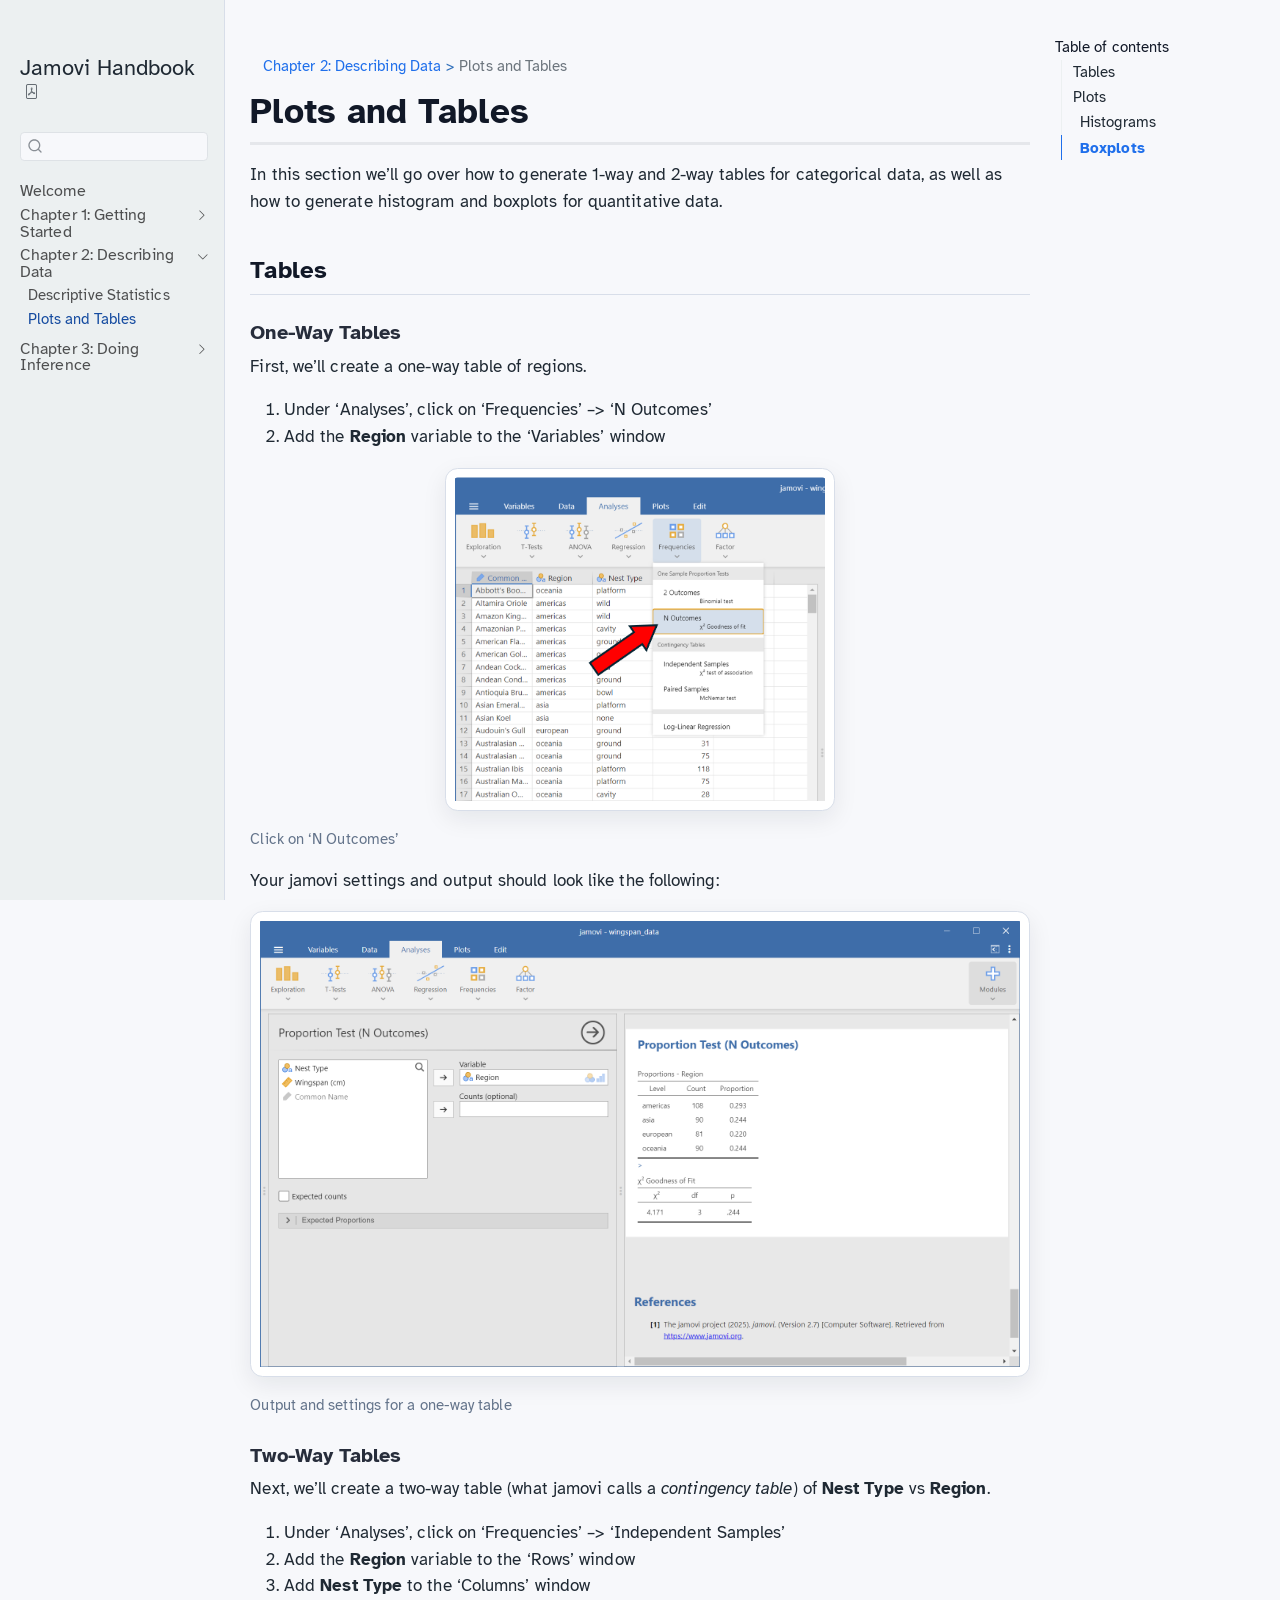
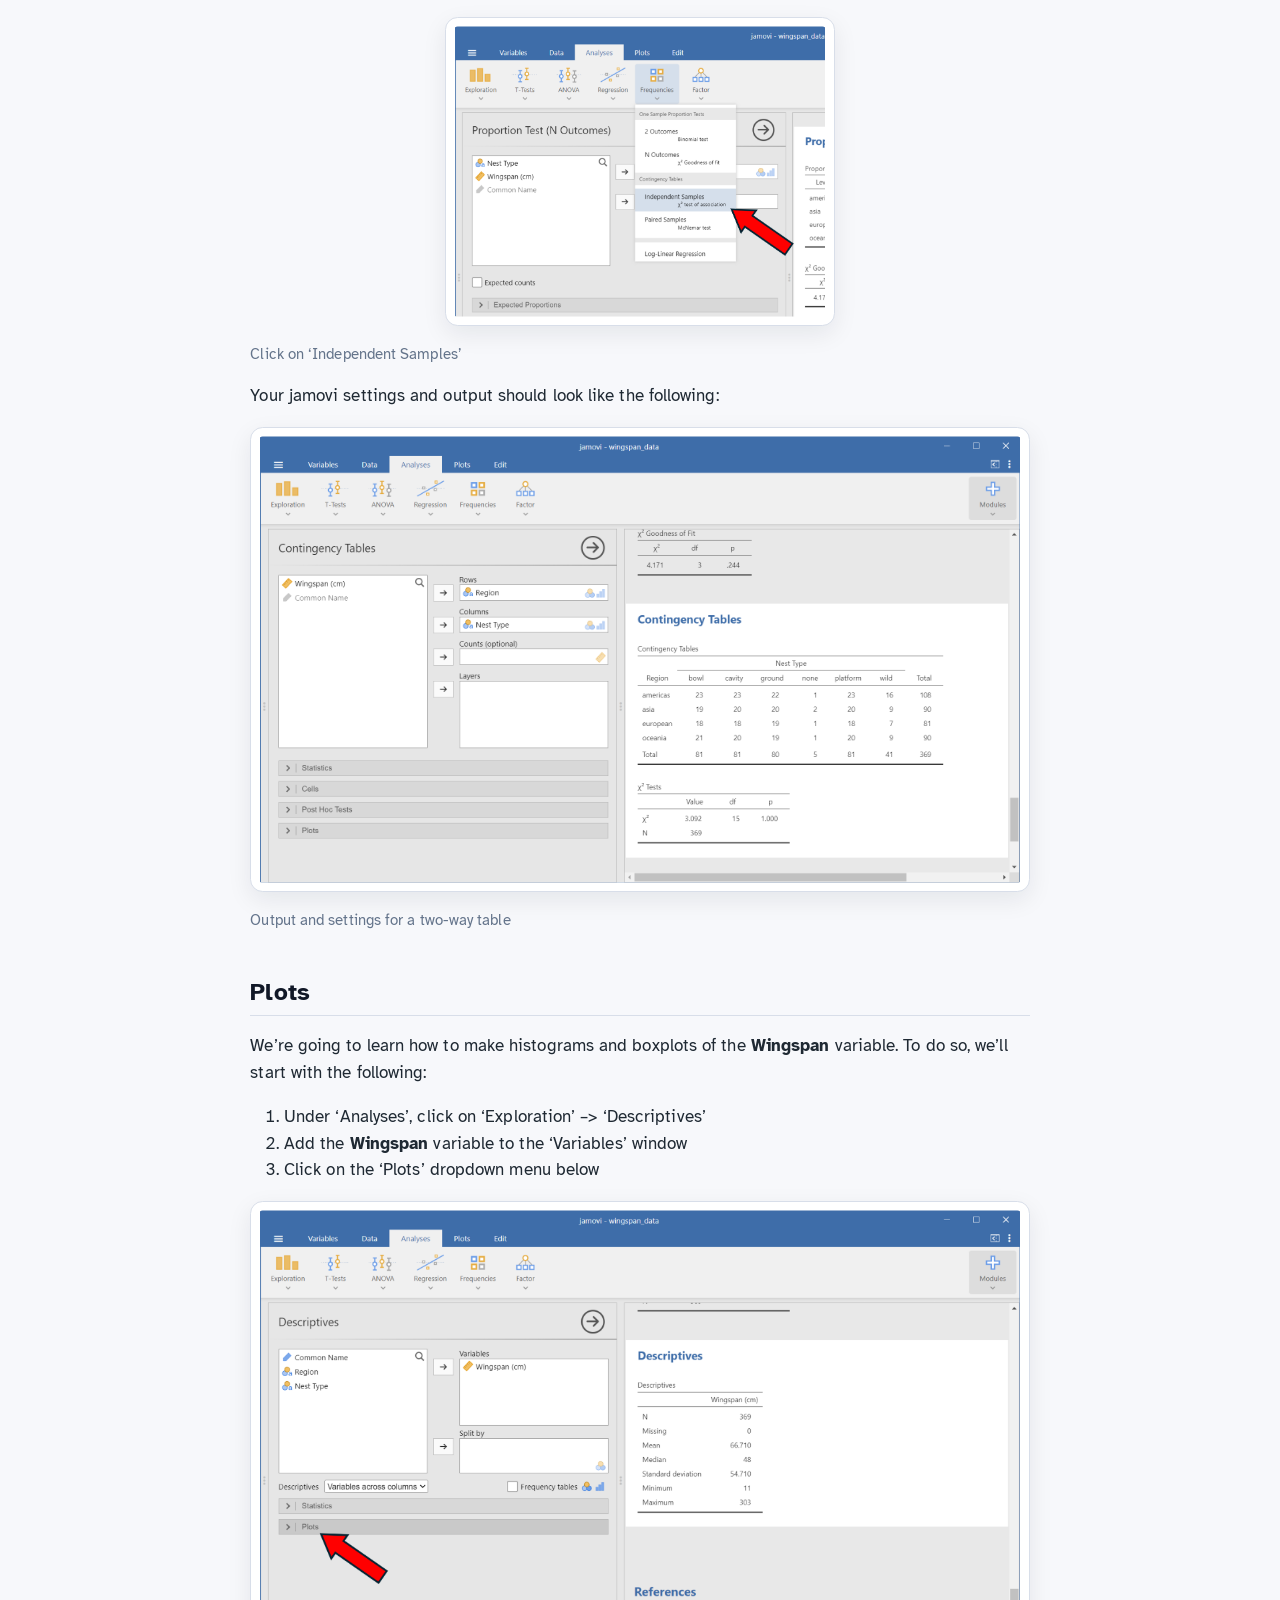
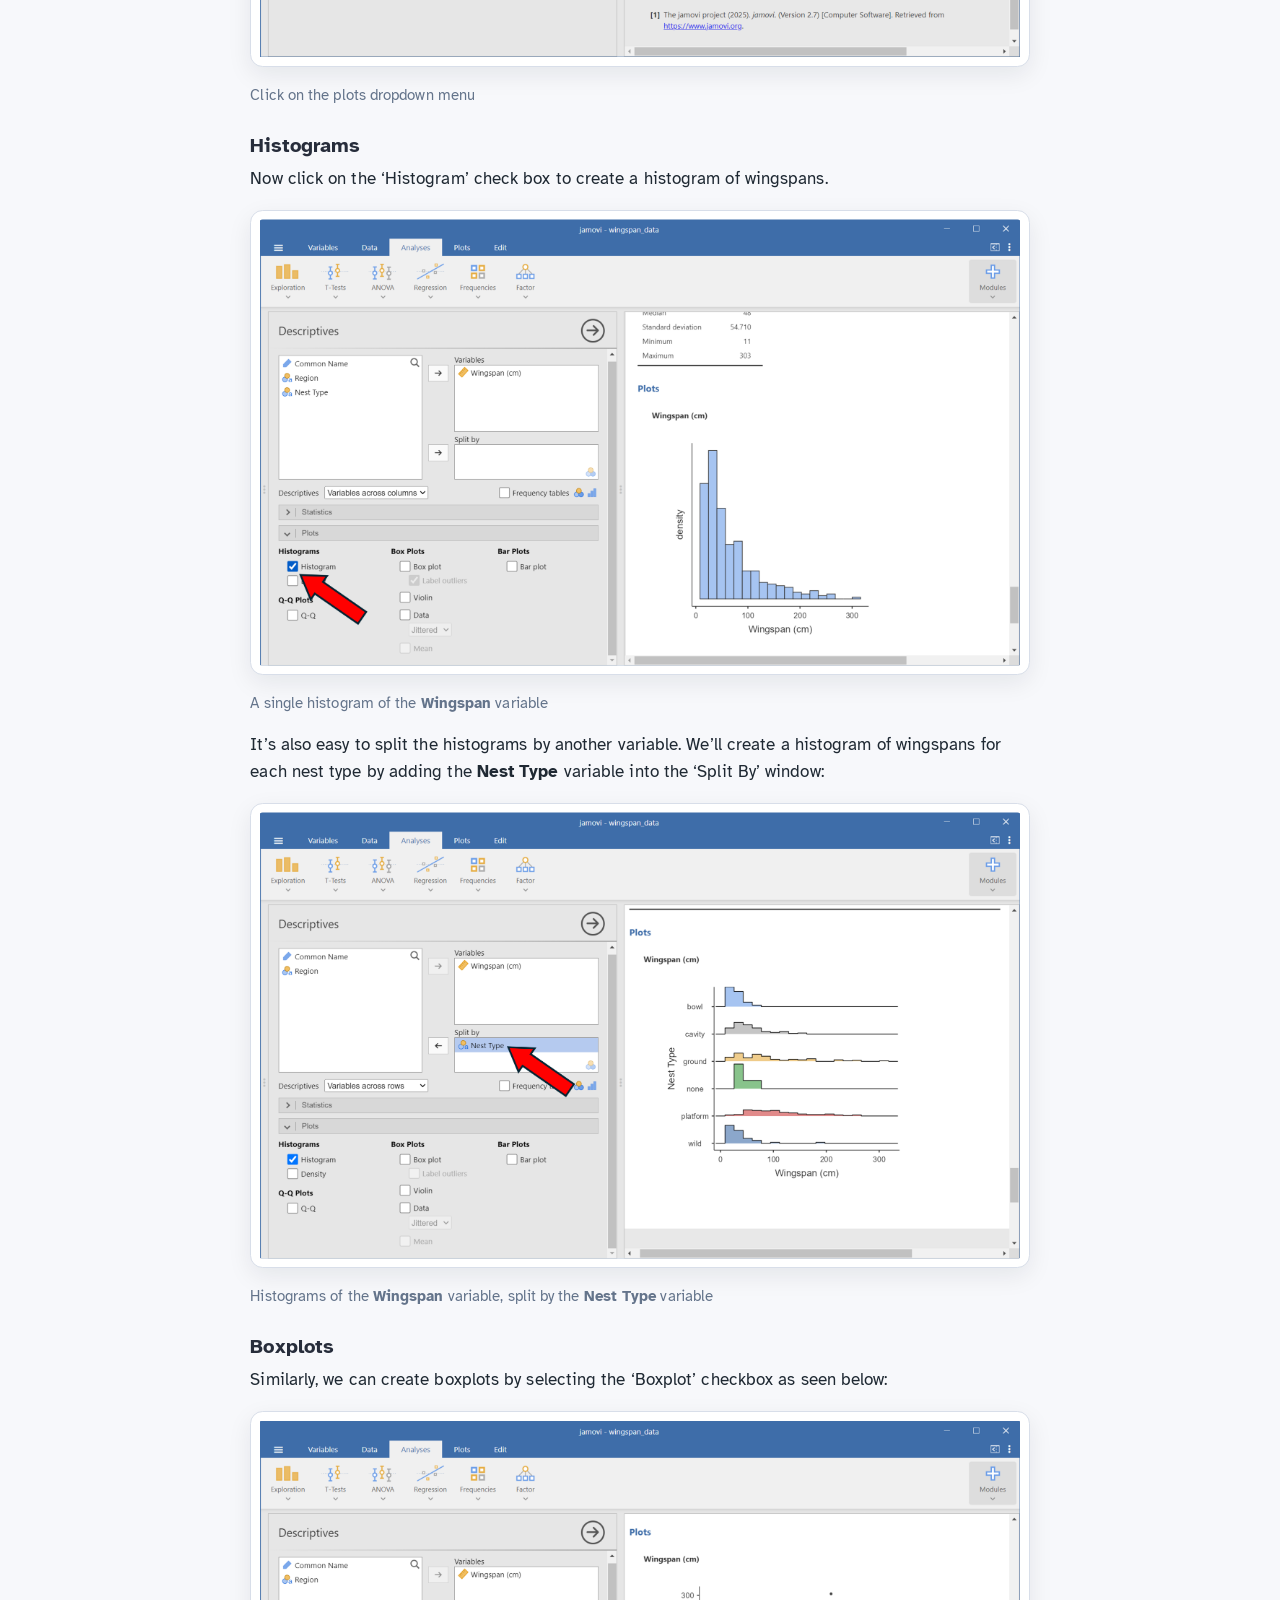
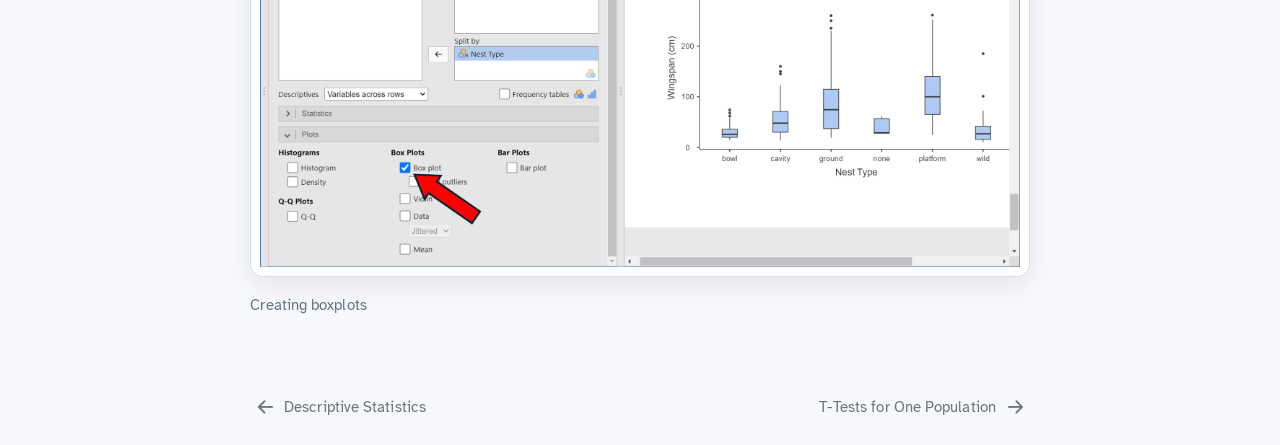
<file: docs/graphs-and-tables.html>
<!DOCTYPE html>
<html xmlns="http://www.w3.org/1999/xhtml" lang="en" xml:lang="en"><head>

<meta charset="utf-8">
<meta name="generator" content="quarto-1.9.38">

<meta name="viewport" content="width=device-width, initial-scale=1.0, user-scalable=yes">


<title>Plots and Tables – Jamovi Handbook</title>
<style>
/* Default styles provided by pandoc.
** See https://pandoc.org/MANUAL.html#variables-for-html for config info.
*/
code{white-space: pre-wrap;}
span.smallcaps{font-variant: small-caps;}
div.columns{display: flex; gap: min(4vw, 1.5em);}
div.column{flex: auto; overflow-x: auto;}
div.hanging-indent{margin-left: 1.5em; text-indent: -1.5em;}
ul.task-list{list-style: none;}
ul.task-list li input[type="checkbox"] {
  width: 0.8em;
  margin: 0 0.8em 0.2em -1em; /* quarto-specific, see https://github.com/quarto-dev/quarto-cli/issues/4556 */ 
  vertical-align: middle;
}
</style>


<script src="site_libs/quarto-nav/quarto-nav.js"></script>
<script src="site_libs/quarto-nav/headroom.min.js"></script>
<script src="site_libs/clipboard/clipboard.min.js"></script>
<script src="site_libs/quarto-search/autocomplete.umd.js"></script>
<script src="site_libs/quarto-search/fuse.min.js"></script>
<script src="site_libs/quarto-search/quarto-search.js"></script>
<meta name="quarto:offset" content="./">
<link href="./ttest.html" rel="next">
<link href="./descriptives.html" rel="prev">
<script src="site_libs/quarto-html/quarto.js" type="module"></script>
<script src="site_libs/quarto-html/tabsets/tabsets.js" type="module"></script>
<script src="site_libs/quarto-html/popper.min.js"></script>
<script src="site_libs/quarto-html/tippy.umd.min.js"></script>
<script src="site_libs/quarto-html/anchor.min.js"></script>
<link href="site_libs/quarto-html/tippy.css" rel="stylesheet">
<link href="site_libs/quarto-html/quarto-syntax-highlighting-6a50bd621f08fdc5c26e43d254df0a90.css" rel="stylesheet" class="quarto-color-scheme" id="quarto-text-highlighting-styles">
<link href="site_libs/quarto-html/quarto-syntax-highlighting-dark-9bfc61b20ce54e18ae6b25bf56d136e1.css" rel="stylesheet" class="quarto-color-scheme quarto-color-alternate" id="quarto-text-highlighting-styles">
<link href="site_libs/quarto-html/quarto-syntax-highlighting-6a50bd621f08fdc5c26e43d254df0a90.css" rel="stylesheet" class="quarto-color-scheme-extra" id="quarto-text-highlighting-styles">
<script src="site_libs/bootstrap/bootstrap.min.js"></script>
<link href="site_libs/bootstrap/bootstrap-icons.css" rel="stylesheet">
<link href="site_libs/bootstrap/bootstrap-3962a6aa5240afd0d350e77f74c99713.min.css" rel="stylesheet" append-hash="true" class="quarto-color-scheme" id="quarto-bootstrap" data-mode="light">
<link href="site_libs/bootstrap/bootstrap-dark-3962a6aa5240afd0d350e77f74c99713.min.css" rel="stylesheet" append-hash="true" class="quarto-color-scheme quarto-color-alternate" id="quarto-bootstrap" data-mode="light">
<link href="site_libs/bootstrap/bootstrap-3962a6aa5240afd0d350e77f74c99713.min.css" rel="stylesheet" append-hash="true" class="quarto-color-scheme-extra" id="quarto-bootstrap" data-mode="light">
<script src="site_libs/quarto-contrib/glightbox/glightbox.min.js"></script>
<link href="site_libs/quarto-contrib/glightbox/glightbox.min.css" rel="stylesheet">
<link href="site_libs/quarto-contrib/glightbox/lightbox.css" rel="stylesheet">
<script id="quarto-search-options" type="application/json">{
  "location": "sidebar",
  "copy-button": false,
  "collapse-after": 3,
  "panel-placement": "start",
  "type": "textbox",
  "limit": 50,
  "keyboard-shortcut": [
    "f",
    "/",
    "s"
  ],
  "show-item-context": false,
  "language": {
    "search-no-results-text": "No results",
    "search-matching-documents-text": "matching documents",
    "search-copy-link-title": "Copy link to search",
    "search-hide-matches-text": "Hide additional matches",
    "search-more-match-text": "more match in this document",
    "search-more-matches-text": "more matches in this document",
    "search-clear-button-title": "Clear",
    "search-text-placeholder": "",
    "search-detached-cancel-button-title": "Cancel",
    "search-submit-button-title": "Submit",
    "search-label": "Search"
  }
}</script>


</head>

<body class="nav-sidebar docked quarto-light">

<div id="quarto-search-results"></div>
  <header id="quarto-header" class="headroom fixed-top">
  <nav class="quarto-secondary-nav">
    <div class="container-fluid d-flex">
      <button type="button" class="quarto-btn-toggle btn" data-bs-toggle="collapse" role="button" data-bs-target=".quarto-sidebar-collapse-item" aria-controls="quarto-sidebar" aria-expanded="false" aria-label="Toggle sidebar navigation" onclick="if (window.quartoToggleHeadroom) { window.quartoToggleHeadroom(); }">
        <i class="bi bi-layout-text-sidebar-reverse"></i>
      </button>
        <nav class="quarto-page-breadcrumbs" aria-label="breadcrumb"><ol class="breadcrumb"><li class="breadcrumb-item"><a href="./descriptives.html">Chapter 2: Describing Data</a></li><li class="breadcrumb-item"><a href="./graphs-and-tables.html"><span class="chapter-title">Plots and Tables</span></a></li></ol></nav>
        <a class="flex-grow-1" role="navigation" data-bs-toggle="collapse" data-bs-target=".quarto-sidebar-collapse-item" aria-controls="quarto-sidebar" aria-expanded="false" aria-label="Toggle sidebar navigation" onclick="if (window.quartoToggleHeadroom) { window.quartoToggleHeadroom(); }">      
        </a>
      <button type="button" class="btn quarto-search-button" aria-label="Search" onclick="window.quartoOpenSearch();">
        <i class="bi bi-search"></i>
      </button>
    </div>
  </nav>
</header>
<!-- content -->
<div id="quarto-content" class="quarto-container page-columns page-rows-contents page-layout-article">
<!-- sidebar -->
  <nav id="quarto-sidebar" class="sidebar collapse collapse-horizontal quarto-sidebar-collapse-item sidebar-navigation docked overflow-auto">
    <div class="pt-lg-2 mt-2 text-left sidebar-header">
    <div class="sidebar-title mb-0 py-0">
      <a href="./">Jamovi Handbook</a> 
        <div class="sidebar-tools-main">
    <a href="./jamovi-handbook.pdf" title="Download PDF" class="quarto-navigation-tool px-1" aria-label="Download PDF"><i class="bi bi-file-pdf"></i></a>
</div>
    </div>
      </div>
        <div class="mt-2 flex-shrink-0 align-items-center">
        <div class="sidebar-search">
        <div id="quarto-search" class="" title="Search"></div>
        </div>
        </div>
    <div class="sidebar-menu-container"> 
    <ul class="list-unstyled mt-1">
        <li class="sidebar-item">
  <div class="sidebar-item-container"> 
  <a href="./index.html" class="sidebar-item-text sidebar-link">
 <span class="menu-text">Welcome</span></a>
  </div>
</li>
        <li class="sidebar-item sidebar-item-section">
      <div class="sidebar-item-container"> 
            <a class="sidebar-item-text sidebar-link text-start collapsed" data-bs-toggle="collapse" data-bs-target="#quarto-sidebar-section-1" role="navigation" aria-expanded="false">
 <span class="menu-text">Chapter 1: Getting Started</span></a>
          <a class="sidebar-item-toggle text-start collapsed" data-bs-toggle="collapse" data-bs-target="#quarto-sidebar-section-1" role="navigation" aria-expanded="false" aria-label="Toggle section">
            <i class="bi bi-chevron-right ms-2"></i>
          </a> 
      </div>
      <ul id="quarto-sidebar-section-1" class="collapse list-unstyled sidebar-section depth1 ">  
          <li class="sidebar-item">
  <div class="sidebar-item-container"> 
  <a href="./installing-jamovi.html" class="sidebar-item-text sidebar-link"><span class="chapter-title">Installing jamovi</span></a>
  </div>
</li>
          <li class="sidebar-item">
  <div class="sidebar-item-container"> 
  <a href="./opening-data.html" class="sidebar-item-text sidebar-link"><span class="chapter-title">Setting up jamovi and Reading Data</span></a>
  </div>
</li>
      </ul>
  </li>
        <li class="sidebar-item sidebar-item-section">
      <div class="sidebar-item-container"> 
            <a class="sidebar-item-text sidebar-link text-start" data-bs-toggle="collapse" data-bs-target="#quarto-sidebar-section-2" role="navigation" aria-expanded="true">
 <span class="menu-text">Chapter 2: Describing Data</span></a>
          <a class="sidebar-item-toggle text-start" data-bs-toggle="collapse" data-bs-target="#quarto-sidebar-section-2" role="navigation" aria-expanded="true" aria-label="Toggle section">
            <i class="bi bi-chevron-right ms-2"></i>
          </a> 
      </div>
      <ul id="quarto-sidebar-section-2" class="collapse list-unstyled sidebar-section depth1 show">  
          <li class="sidebar-item">
  <div class="sidebar-item-container"> 
  <a href="./descriptives.html" class="sidebar-item-text sidebar-link"><span class="chapter-title">Descriptive Statistics</span></a>
  </div>
</li>
          <li class="sidebar-item">
  <div class="sidebar-item-container"> 
  <a href="./graphs-and-tables.html" class="sidebar-item-text sidebar-link active"><span class="chapter-title">Plots and Tables</span></a>
  </div>
</li>
      </ul>
  </li>
        <li class="sidebar-item sidebar-item-section">
      <div class="sidebar-item-container"> 
            <a class="sidebar-item-text sidebar-link text-start collapsed" data-bs-toggle="collapse" data-bs-target="#quarto-sidebar-section-3" role="navigation" aria-expanded="false">
 <span class="menu-text">Chapter 3: Doing Inference</span></a>
          <a class="sidebar-item-toggle text-start collapsed" data-bs-toggle="collapse" data-bs-target="#quarto-sidebar-section-3" role="navigation" aria-expanded="false" aria-label="Toggle section">
            <i class="bi bi-chevron-right ms-2"></i>
          </a> 
      </div>
      <ul id="quarto-sidebar-section-3" class="collapse list-unstyled sidebar-section depth1 ">  
          <li class="sidebar-item">
  <div class="sidebar-item-container"> 
  <a href="./ttest.html" class="sidebar-item-text sidebar-link"><span class="chapter-title">T-Tests for One Population</span></a>
  </div>
</li>
          <li class="sidebar-item">
  <div class="sidebar-item-container"> 
  <a href="./unpaired-ttest.html" class="sidebar-item-text sidebar-link"><span class="chapter-title">T-Tests for Two Populations (Unpaired)</span></a>
  </div>
</li>
          <li class="sidebar-item">
  <div class="sidebar-item-container"> 
  <a href="./power.html" class="sidebar-item-text sidebar-link"><span class="chapter-title">Power Analysis</span></a>
  </div>
</li>
          <li class="sidebar-item">
  <div class="sidebar-item-container"> 
  <a href="./anova.html" class="sidebar-item-text sidebar-link"><span class="chapter-title">ANOVA and Multiple Comparisons</span></a>
  </div>
</li>
          <li class="sidebar-item">
  <div class="sidebar-item-container"> 
  <a href="./regression.html" class="sidebar-item-text sidebar-link"><span class="chapter-title">Linear Regression</span></a>
  </div>
</li>
      </ul>
  </li>
    </ul>
    </div>
</nav>
<div id="quarto-sidebar-glass" class="quarto-sidebar-collapse-item" data-bs-toggle="collapse" data-bs-target=".quarto-sidebar-collapse-item"></div>
<!-- margin-sidebar -->
    <div id="quarto-margin-sidebar" class="sidebar margin-sidebar">
        <nav id="TOC" role="doc-toc" class="toc-active">
    <h2 id="toc-title">Table of contents</h2>
   
  <ul>
  <li><a href="#tables" id="toc-tables" class="nav-link active" data-scroll-target="#tables">Tables</a>
  <ul class="collapse">
  <li><a href="#one-way-tables" id="toc-one-way-tables" class="nav-link" data-scroll-target="#one-way-tables">One-Way Tables</a></li>
  <li><a href="#two-way-tables" id="toc-two-way-tables" class="nav-link" data-scroll-target="#two-way-tables">Two-Way Tables</a></li>
  </ul></li>
  <li><a href="#plots" id="toc-plots" class="nav-link" data-scroll-target="#plots">Plots</a>
  <ul class="collapse">
  <li><a href="#histograms" id="toc-histograms" class="nav-link" data-scroll-target="#histograms">Histograms</a></li>
  <li><a href="#boxplots" id="toc-boxplots" class="nav-link" data-scroll-target="#boxplots">Boxplots</a></li>
  </ul></li>
  </ul>
</nav>
    </div>
<!-- main -->
<main class="content" id="quarto-document-content">

<header id="title-block-header" class="quarto-title-block default"><nav class="quarto-page-breadcrumbs quarto-title-breadcrumbs d-none d-lg-block" aria-label="breadcrumb"><ol class="breadcrumb"><li class="breadcrumb-item"><a href="./descriptives.html">Chapter 2: Describing Data</a></li><li class="breadcrumb-item"><a href="./graphs-and-tables.html"><span class="chapter-title">Plots and Tables</span></a></li></ol></nav>
<div class="quarto-title">
<h1 class="title"><span class="chapter-title">Plots and Tables</span></h1>
</div>



<div class="quarto-title-meta">

    
  
    
  </div>
  


</header>


<p>In this section we’ll go over how to generate 1-way and 2-way tables for categorical data, as well as how to generate histogram and boxplots for quantitative data.</p>
<section id="tables" class="level2">
<h2 class="anchored" data-anchor-id="tables">Tables</h2>
<section id="one-way-tables" class="level3">
<h3 class="anchored" data-anchor-id="one-way-tables">One-Way Tables</h3>
<p>First, we’ll create a one-way table of regions.</p>
<ol type="1">
<li>Under ‘Analyses’, click on ‘Frequencies’ –&gt; ‘N Outcomes’</li>
<li>Add the <strong>Region</strong> variable to the ‘Variables’ window</li>
</ol>
<div class="quarto-figure quarto-figure-center">
<figure class="figure">
<p><a href="images/wingspan-tables1.png" class="lightbox" data-gallery="quarto-lightbox-gallery-1" title="Click on ‘N Outcomes’"><img src="images/wingspan-tables1.png" class="img-fluid figure-img" style="width:50.0%" alt="Click on ‘N Outcomes’"></a></p>
<figcaption>Click on ‘N Outcomes’</figcaption>
</figure>
</div>
<p>Your jamovi settings and output should look like the following:</p>
<div class="quarto-figure quarto-figure-center">
<figure class="figure">
<p><a href="images/wingspan-tables2.png" class="lightbox" data-gallery="quarto-lightbox-gallery-2" title="Output and settings for a one-way table"><img src="images/wingspan-tables2.png" class="img-fluid figure-img" style="width:100.0%" alt="Output and settings for a one-way table"></a></p>
<figcaption>Output and settings for a one-way table</figcaption>
</figure>
</div>
</section>
<section id="two-way-tables" class="level3">
<h3 class="anchored" data-anchor-id="two-way-tables">Two-Way Tables</h3>
<p>Next, we’ll create a two-way table (what jamovi calls a <em>contingency table</em>) of <strong>Nest Type</strong> vs <strong>Region</strong>.</p>
<ol type="1">
<li>Under ‘Analyses’, click on ‘Frequencies’ –&gt; ‘Independent Samples’</li>
<li>Add the <strong>Region</strong> variable to the ‘Rows’ window</li>
<li>Add <strong>Nest Type</strong> to the ‘Columns’ window</li>
</ol>
<div class="quarto-figure quarto-figure-center">
<figure class="figure">
<p><a href="images/wingspan-tables3.png" class="lightbox" data-gallery="quarto-lightbox-gallery-3" title="Click on ‘Independent Samples’"><img src="images/wingspan-tables3.png" class="img-fluid figure-img" style="width:50.0%" alt="Click on ‘Independent Samples’"></a></p>
<figcaption>Click on ‘Independent Samples’</figcaption>
</figure>
</div>
<p>Your jamovi settings and output should look like the following:</p>
<div class="quarto-figure quarto-figure-center">
<figure class="figure">
<p><a href="images/wingspan-tables4.png" class="lightbox" data-gallery="quarto-lightbox-gallery-4" title="Output and settings for a two-way table"><img src="images/wingspan-tables4.png" class="img-fluid figure-img" style="width:100.0%" alt="Output and settings for a two-way table"></a></p>
<figcaption>Output and settings for a two-way table</figcaption>
</figure>
</div>
</section>
</section>
<section id="plots" class="level2">
<h2 class="anchored" data-anchor-id="plots">Plots</h2>
<p>We’re going to learn how to make histograms and boxplots of the <strong>Wingspan</strong> variable. To do so, we’ll start with the following:</p>
<ol type="1">
<li>Under ‘Analyses’, click on ‘Exploration’ –&gt; ‘Descriptives’</li>
<li>Add the <strong>Wingspan</strong> variable to the ‘Variables’ window</li>
<li>Click on the ‘Plots’ dropdown menu below</li>
</ol>
<div class="quarto-figure quarto-figure-center">
<figure class="figure">
<p><img src="images/wingspan-plots1.png" class="img-fluid figure-img" style="width:100.0%" alt="alt text to be replaced"></p>
<figcaption>Click on the plots dropdown menu</figcaption>
</figure>
</div>
<section id="histograms" class="level3">
<h3 class="anchored" data-anchor-id="histograms">Histograms</h3>
<p>Now click on the ‘Histogram’ check box to create a histogram of wingspans.</p>
<div class="quarto-figure quarto-figure-center">
<figure class="figure">
<p><a href="images/wingspan-histogram1.png" class="lightbox" data-gallery="quarto-lightbox-gallery-5" title="A single histogram of the Wingspan variable"><img src="images/wingspan-histogram1.png" class="img-fluid figure-img" style="width:100.0%" alt="A single histogram of the Wingspan variable"></a></p>
<figcaption>A single histogram of the <strong>Wingspan</strong> variable</figcaption>
</figure>
</div>
<p>It’s also easy to split the histograms by another variable. We’ll create a histogram of wingspans for each nest type by adding the <strong>Nest Type</strong> variable into the ‘Split By’ window:</p>
<div class="quarto-figure quarto-figure-center">
<figure class="figure">
<p><a href="images/wingspan-histogram2.png" class="lightbox" data-gallery="quarto-lightbox-gallery-6" title="Histograms of the Wingspan variable, split by the Nest Type variable"><img src="images/wingspan-histogram2.png" class="img-fluid figure-img" style="width:100.0%" alt="Histograms of the Wingspan variable, split by the Nest Type variable"></a></p>
<figcaption>Histograms of the <strong>Wingspan</strong> variable, split by the <strong>Nest Type</strong> variable</figcaption>
</figure>
</div>
</section>
<section id="boxplots" class="level3">
<h3 class="anchored" data-anchor-id="boxplots">Boxplots</h3>
<p>Similarly, we can create boxplots by selecting the ‘Boxplot’ checkbox as seen below:</p>
<div class="quarto-figure quarto-figure-center">
<figure class="figure">
<p><img src="images/wingspan-boxplot2.png" class="img-fluid figure-img" style="width:100.0%" alt="alt text to be replaced"></p>
<figcaption>Creating boxplots</figcaption>
</figure>
</div>


</section>
</section>

</main> <!-- /main -->
<script id="quarto-html-after-body" type="application/javascript">
  window.document.addEventListener("DOMContentLoaded", function (event) {
    const icon = "";
    const anchorJS = new window.AnchorJS();
    anchorJS.options = {
      placement: 'right',
      icon: icon
    };
    anchorJS.add('.anchored');
    const isCodeAnnotation = (el) => {
      for (const clz of el.classList) {
        if (clz.startsWith('code-annotation-')) {                     
          return true;
        }
      }
      return false;
    }
    const onCopySuccess = function(e) {
      // button target
      const button = e.trigger;
      // don't keep focus
      button.blur();
      // flash "checked"
      button.classList.add('code-copy-button-checked');
      var currentTitle = button.getAttribute("title");
      button.setAttribute("title", "Copied!");
      let tooltip;
      if (window.bootstrap) {
        button.setAttribute("data-bs-toggle", "tooltip");
        button.setAttribute("data-bs-placement", "left");
        button.setAttribute("data-bs-title", "Copied!");
        tooltip = new bootstrap.Tooltip(button, 
          { trigger: "manual", 
            customClass: "code-copy-button-tooltip",
            offset: [0, -8]});
        tooltip.show();    
      }
      setTimeout(function() {
        if (tooltip) {
          tooltip.hide();
          button.removeAttribute("data-bs-title");
          button.removeAttribute("data-bs-toggle");
          button.removeAttribute("data-bs-placement");
        }
        button.setAttribute("title", currentTitle);
        button.classList.remove('code-copy-button-checked');
      }, 1000);
      // clear code selection
      e.clearSelection();
    }
    const getTextToCopy = function(trigger) {
      const outerScaffold = trigger.parentElement.cloneNode(true);
      const codeEl = outerScaffold.querySelector('code');
      for (const childEl of codeEl.children) {
        if (isCodeAnnotation(childEl)) {
          childEl.remove();
        }
      }
      return codeEl.innerText;
    }
    const clipboard = new window.ClipboardJS('.code-copy-button:not([data-in-quarto-modal])', {
      text: getTextToCopy
    });
    clipboard.on('success', onCopySuccess);
    if (window.document.getElementById('quarto-embedded-source-code-modal')) {
      const clipboardModal = new window.ClipboardJS('.code-copy-button[data-in-quarto-modal]', {
        text: getTextToCopy,
        container: window.document.getElementById('quarto-embedded-source-code-modal')
      });
      clipboardModal.on('success', onCopySuccess);
    }
      var localhostRegex = new RegExp(/^(?:http|https):\/\/localhost\:?[0-9]*\//);
      var mailtoRegex = new RegExp(/^mailto:/);
        var filterRegex = new RegExp('/' + window.location.host + '/');
      var isInternal = (href) => {
          return filterRegex.test(href) || localhostRegex.test(href) || mailtoRegex.test(href);
      }
      // Inspect non-navigation links and adorn them if external
     var links = window.document.querySelectorAll('a[href]:not(.nav-link):not(.navbar-brand):not(.toc-action):not(.sidebar-link):not(.sidebar-item-toggle):not(.pagination-link):not(.no-external):not([aria-hidden]):not(.dropdown-item):not(.quarto-navigation-tool):not(.about-link)');
      for (var i=0; i<links.length; i++) {
        const link = links[i];
        if (!isInternal(link.href)) {
          // undo the damage that might have been done by quarto-nav.js in the case of
          // links that we want to consider external
          if (link.dataset.originalHref !== undefined) {
            link.href = link.dataset.originalHref;
          }
        }
      }
    function tippyHover(el, contentFn, onTriggerFn, onUntriggerFn) {
      const config = {
        allowHTML: true,
        maxWidth: 500,
        delay: 100,
        arrow: false,
        appendTo: function(el) {
            return el.parentElement;
        },
        interactive: true,
        interactiveBorder: 10,
        theme: 'quarto',
        placement: 'bottom-start',
      };
      if (contentFn) {
        config.content = contentFn;
      }
      if (onTriggerFn) {
        config.onTrigger = onTriggerFn;
      }
      if (onUntriggerFn) {
        config.onUntrigger = onUntriggerFn;
      }
      window.tippy(el, config); 
    }
    const noterefs = window.document.querySelectorAll('a[role="doc-noteref"]');
    for (var i=0; i<noterefs.length; i++) {
      const ref = noterefs[i];
      tippyHover(ref, function() {
        // use id or data attribute instead here
        let href = ref.getAttribute('data-footnote-href') || ref.getAttribute('href');
        try { href = new URL(href).hash; } catch {}
        const id = href.replace(/^#\/?/, "");
        const note = window.document.getElementById(id);
        if (note) {
          return note.innerHTML;
        } else {
          return "";
        }
      });
    }
    const xrefs = window.document.querySelectorAll('a.quarto-xref');
    const processXRef = (id, note) => {
      // Strip column container classes
      const stripColumnClz = (el) => {
        el.classList.remove("page-full", "page-columns");
        if (el.children) {
          for (const child of el.children) {
            stripColumnClz(child);
          }
        }
      }
      stripColumnClz(note)
      if (id === null || id.startsWith('sec-')) {
        // Special case sections, only their first couple elements
        const container = document.createElement("div");
        if (note.children && note.children.length > 2) {
          container.appendChild(note.children[0].cloneNode(true));
          for (let i = 1; i < note.children.length; i++) {
            const child = note.children[i];
            if (child.tagName === "P" && child.innerText === "") {
              continue;
            } else {
              container.appendChild(child.cloneNode(true));
              break;
            }
          }
          if (window.Quarto?.typesetMath) {
            window.Quarto.typesetMath(container);
          }
          return container.innerHTML
        } else {
          if (window.Quarto?.typesetMath) {
            window.Quarto.typesetMath(note);
          }
          return note.innerHTML;
        }
      } else {
        // Remove any anchor links if they are present
        const anchorLink = note.querySelector('a.anchorjs-link');
        if (anchorLink) {
          anchorLink.remove();
        }
        if (window.Quarto?.typesetMath) {
          window.Quarto.typesetMath(note);
        }
        if (note.classList.contains("callout")) {
          return note.outerHTML;
        } else {
          return note.innerHTML;
        }
      }
    }
    for (var i=0; i<xrefs.length; i++) {
      const xref = xrefs[i];
      tippyHover(xref, undefined, function(instance) {
        instance.disable();
        let url = xref.getAttribute('href');
        let hash = undefined; 
        if (url.startsWith('#')) {
          hash = url;
        } else {
          try { hash = new URL(url).hash; } catch {}
        }
        if (hash) {
          const id = hash.replace(/^#\/?/, "");
          const note = window.document.getElementById(id);
          if (note !== null) {
            try {
              const html = processXRef(id, note.cloneNode(true));
              instance.setContent(html);
            } finally {
              instance.enable();
              instance.show();
            }
          } else {
            // See if we can fetch this
            fetch(url.split('#')[0])
            .then(res => res.text())
            .then(html => {
              const parser = new DOMParser();
              const htmlDoc = parser.parseFromString(html, "text/html");
              const note = htmlDoc.getElementById(id);
              if (note !== null) {
                const html = processXRef(id, note);
                instance.setContent(html);
              } 
            }).finally(() => {
              instance.enable();
              instance.show();
            });
          }
        } else {
          // See if we can fetch a full url (with no hash to target)
          // This is a special case and we should probably do some content thinning / targeting
          fetch(url)
          .then(res => res.text())
          .then(html => {
            const parser = new DOMParser();
            const htmlDoc = parser.parseFromString(html, "text/html");
            const note = htmlDoc.querySelector('main.content');
            if (note !== null) {
              // This should only happen for chapter cross references
              // (since there is no id in the URL)
              // remove the first header
              if (note.children.length > 0 && note.children[0].tagName === "HEADER") {
                note.children[0].remove();
              }
              const html = processXRef(null, note);
              instance.setContent(html);
            } 
          }).finally(() => {
            instance.enable();
            instance.show();
          });
        }
      }, function(instance) {
      });
    }
        let selectedAnnoteEl;
        const selectorForAnnotation = ( cell, annotation) => {
          let cellAttr = 'data-code-cell="' + cell + '"';
          let lineAttr = 'data-code-annotation="' +  annotation + '"';
          const selector = 'span[' + cellAttr + '][' + lineAttr + ']';
          return selector;
        }
        const selectCodeLines = (annoteEl) => {
          const doc = window.document;
          const targetCell = annoteEl.getAttribute("data-target-cell");
          const targetAnnotation = annoteEl.getAttribute("data-target-annotation");
          const annoteSpan = window.document.querySelector(selectorForAnnotation(targetCell, targetAnnotation));
          const lines = annoteSpan.getAttribute("data-code-lines").split(",");
          const lineIds = lines.map((line) => {
            return targetCell + "-" + line;
          })
          let top = null;
          let height = null;
          let parent = null;
          if (lineIds.length > 0) {
              //compute the position of the single el (top and bottom and make a div)
              const el = window.document.getElementById(lineIds[0]);
              top = el.offsetTop;
              height = el.offsetHeight;
              parent = el.parentElement.parentElement;
            if (lineIds.length > 1) {
              const lastEl = window.document.getElementById(lineIds[lineIds.length - 1]);
              const bottom = lastEl.offsetTop + lastEl.offsetHeight;
              height = bottom - top;
            }
            if (top !== null && height !== null && parent !== null) {
              // cook up a div (if necessary) and position it 
              let div = window.document.getElementById("code-annotation-line-highlight");
              if (div === null) {
                div = window.document.createElement("div");
                div.setAttribute("id", "code-annotation-line-highlight");
                div.style.position = 'absolute';
                parent.appendChild(div);
              }
              div.style.top = top - 2 + "px";
              div.style.height = height + 4 + "px";
              div.style.left = 0;
              let gutterDiv = window.document.getElementById("code-annotation-line-highlight-gutter");
              if (gutterDiv === null) {
                gutterDiv = window.document.createElement("div");
                gutterDiv.setAttribute("id", "code-annotation-line-highlight-gutter");
                gutterDiv.style.position = 'absolute';
                const codeCell = window.document.getElementById(targetCell);
                const gutter = codeCell.querySelector('.code-annotation-gutter');
                gutter.appendChild(gutterDiv);
              }
              gutterDiv.style.top = top - 2 + "px";
              gutterDiv.style.height = height + 4 + "px";
            }
            selectedAnnoteEl = annoteEl;
          }
        };
        const unselectCodeLines = () => {
          const elementsIds = ["code-annotation-line-highlight", "code-annotation-line-highlight-gutter"];
          elementsIds.forEach((elId) => {
            const div = window.document.getElementById(elId);
            if (div) {
              div.remove();
            }
          });
          selectedAnnoteEl = undefined;
        };
          // Handle positioning of the toggle
      window.addEventListener(
        "resize",
        throttle(() => {
          elRect = undefined;
          if (selectedAnnoteEl) {
            selectCodeLines(selectedAnnoteEl);
          }
        }, 10)
      );
      function throttle(fn, ms) {
      let throttle = false;
      let timer;
        return (...args) => {
          if(!throttle) { // first call gets through
              fn.apply(this, args);
              throttle = true;
          } else { // all the others get throttled
              if(timer) clearTimeout(timer); // cancel #2
              timer = setTimeout(() => {
                fn.apply(this, args);
                timer = throttle = false;
              }, ms);
          }
        };
      }
        // Attach click handler to the DT
        const annoteDls = window.document.querySelectorAll('dt[data-target-cell]');
        for (const annoteDlNode of annoteDls) {
          annoteDlNode.addEventListener('click', (event) => {
            const clickedEl = event.target;
            if (clickedEl !== selectedAnnoteEl) {
              unselectCodeLines();
              const activeEl = window.document.querySelector('dt[data-target-cell].code-annotation-active');
              if (activeEl) {
                activeEl.classList.remove('code-annotation-active');
              }
              selectCodeLines(clickedEl);
              clickedEl.classList.add('code-annotation-active');
            } else {
              // Unselect the line
              unselectCodeLines();
              clickedEl.classList.remove('code-annotation-active');
            }
          });
        }
    const findCites = (el) => {
      const parentEl = el.parentElement;
      if (parentEl) {
        const cites = parentEl.dataset.cites;
        if (cites) {
          return {
            el,
            cites: cites.split(' ')
          };
        } else {
          return findCites(el.parentElement)
        }
      } else {
        return undefined;
      }
    };
    var bibliorefs = window.document.querySelectorAll('a[role="doc-biblioref"]');
    for (var i=0; i<bibliorefs.length; i++) {
      const ref = bibliorefs[i];
      const citeInfo = findCites(ref);
      if (citeInfo) {
        tippyHover(citeInfo.el, function() {
          var popup = window.document.createElement('div');
          citeInfo.cites.forEach(function(cite) {
            var citeDiv = window.document.createElement('div');
            citeDiv.classList.add('hanging-indent');
            citeDiv.classList.add('csl-entry');
            var biblioDiv = window.document.getElementById('ref-' + cite);
            if (biblioDiv) {
              citeDiv.innerHTML = biblioDiv.innerHTML;
            }
            popup.appendChild(citeDiv);
          });
          return popup.innerHTML;
        });
      }
    }
  });
  </script>
<nav class="page-navigation">
  <div class="nav-page nav-page-previous">
      <a href="./descriptives.html" class="pagination-link" aria-label="Descriptive Statistics">
        <i class="bi bi-arrow-left-short"></i> <span class="nav-page-text"><span class="chapter-title">Descriptive Statistics</span></span>
      </a>          
  </div>
  <div class="nav-page nav-page-next">
      <a href="./ttest.html" class="pagination-link" aria-label="T-Tests for One Population">
        <span class="nav-page-text"><span class="chapter-title">T-Tests for One Population</span></span> <i class="bi bi-arrow-right-short"></i>
      </a>
  </div>
</nav>
</div> <!-- /content -->
<script>var lightboxQuarto = GLightbox({"closeEffect":"zoom","descPosition":"bottom","loop":false,"openEffect":"zoom","selector":".lightbox"});
(function() {
  let previousOnload = window.onload;
  window.onload = () => {
    if (previousOnload) {
      previousOnload();
    }
    lightboxQuarto.on('slide_before_load', (data) => {
      const { slideIndex, slideNode, slideConfig, player, trigger } = data;
      const href = trigger.getAttribute('href');
      if (href !== null) {
        const imgEl = window.document.querySelector(`a[href="${href}"] img`);
        if (imgEl !== null) {
          const srcAttr = imgEl.getAttribute("src");
          if (srcAttr && srcAttr.startsWith("data:")) {
            slideConfig.href = srcAttr;
          }
        }
      } 
    });
  
    lightboxQuarto.on('slide_after_load', (data) => {
      const { slideIndex, slideNode, slideConfig, player, trigger } = data;
      if (window.Quarto?.typesetMath) {
        window.Quarto.typesetMath(slideNode);
      }
    });
  
  };
  
})();
          </script>




</body></html>
</file>
<file: _book/site_libs/quarto-html/tippy.css>
.tippy-box[data-animation=fade][data-state=hidden]{opacity:0}[data-tippy-root]{max-width:calc(100vw - 10px)}.tippy-box{position:relative;background-color:#333;color:#fff;border-radius:4px;font-size:14px;line-height:1.4;white-space:normal;outline:0;transition-property:transform,visibility,opacity}.tippy-box[data-placement^=top]>.tippy-arrow{bottom:0}.tippy-box[data-placement^=top]>.tippy-arrow:before{bottom:-7px;left:0;border-width:8px 8px 0;border-top-color:initial;transform-origin:center top}.tippy-box[data-placement^=bottom]>.tippy-arrow{top:0}.tippy-box[data-placement^=bottom]>.tippy-arrow:before{top:-7px;left:0;border-width:0 8px 8px;border-bottom-color:initial;transform-origin:center bottom}.tippy-box[data-placement^=left]>.tippy-arrow{right:0}.tippy-box[data-placement^=left]>.tippy-arrow:before{border-width:8px 0 8px 8px;border-left-color:initial;right:-7px;transform-origin:center left}.tippy-box[data-placement^=right]>.tippy-arrow{left:0}.tippy-box[data-placement^=right]>.tippy-arrow:before{left:-7px;border-width:8px 8px 8px 0;border-right-color:initial;transform-origin:center right}.tippy-box[data-inertia][data-state=visible]{transition-timing-function:cubic-bezier(.54,1.5,.38,1.11)}.tippy-arrow{width:16px;height:16px;color:#333}.tippy-arrow:before{content:"";position:absolute;border-color:transparent;border-style:solid}.tippy-content{position:relative;padding:5px 9px;z-index:1}
</file>
<file: _book/site_libs/quarto-html/quarto-syntax-highlighting-6a50bd621f08fdc5c26e43d254df0a90.css>
/* quarto syntax highlight colors */
:root {
  --quarto-hl-ot-color: #003B4F;
  --quarto-hl-at-color: #657422;
  --quarto-hl-ss-color: #20794D;
  --quarto-hl-an-color: #5E5E5E;
  --quarto-hl-fu-color: #4758AB;
  --quarto-hl-st-color: #20794D;
  --quarto-hl-cf-color: #003B4F;
  --quarto-hl-op-color: #5E5E5E;
  --quarto-hl-er-color: #AD0000;
  --quarto-hl-bn-color: #AD0000;
  --quarto-hl-al-color: #AD0000;
  --quarto-hl-va-color: #111111;
  --quarto-hl-bu-color: inherit;
  --quarto-hl-ex-color: inherit;
  --quarto-hl-pp-color: #AD0000;
  --quarto-hl-in-color: #5E5E5E;
  --quarto-hl-vs-color: #20794D;
  --quarto-hl-wa-color: #5E5E5E;
  --quarto-hl-do-color: #5E5E5E;
  --quarto-hl-im-color: #00769E;
  --quarto-hl-ch-color: #20794D;
  --quarto-hl-dt-color: #AD0000;
  --quarto-hl-fl-color: #AD0000;
  --quarto-hl-co-color: #5E5E5E;
  --quarto-hl-cv-color: #5E5E5E;
  --quarto-hl-cn-color: #8f5902;
  --quarto-hl-sc-color: #5E5E5E;
  --quarto-hl-dv-color: #AD0000;
  --quarto-hl-kw-color: #003B4F;
}

/* other quarto variables */
:root {
  --quarto-font-monospace: JetBrains Mono;
}

/* syntax highlight based on Pandoc's rules */
pre > code.sourceCode > span {
  color: #003B4F;
}

code.sourceCode > span {
  color: #003B4F;
}

div.sourceCode,
div.sourceCode pre.sourceCode {
  color: #003B4F;
}

/* Normal */
code span {
  color: #003B4F;
}

/* Alert */
code span.al {
  color: #AD0000;
  font-style: inherit;
}

/* Annotation */
code span.an {
  color: #5E5E5E;
  font-style: inherit;
}

/* Attribute */
code span.at {
  color: #657422;
  font-style: inherit;
}

/* BaseN */
code span.bn {
  color: #AD0000;
  font-style: inherit;
}

/* BuiltIn */
code span.bu {
  font-style: inherit;
}

/* ControlFlow */
code span.cf {
  color: #003B4F;
  font-weight: bold;
  font-style: inherit;
}

/* Char */
code span.ch {
  color: #20794D;
  font-style: inherit;
}

/* Constant */
code span.cn {
  color: #8f5902;
  font-style: inherit;
}

/* Comment */
code span.co {
  color: #5E5E5E;
  font-style: inherit;
}

/* CommentVar */
code span.cv {
  color: #5E5E5E;
  font-style: italic;
}

/* Documentation */
code span.do {
  color: #5E5E5E;
  font-style: italic;
}

/* DataType */
code span.dt {
  color: #AD0000;
  font-style: inherit;
}

/* DecVal */
code span.dv {
  color: #AD0000;
  font-style: inherit;
}

/* Error */
code span.er {
  color: #AD0000;
  font-style: inherit;
}

/* Extension */
code span.ex {
  font-style: inherit;
}

/* Float */
code span.fl {
  color: #AD0000;
  font-style: inherit;
}

/* Function */
code span.fu {
  color: #4758AB;
  font-style: inherit;
}

/* Import */
code span.im {
  color: #00769E;
  font-style: inherit;
}

/* Information */
code span.in {
  color: #5E5E5E;
  font-style: inherit;
}

/* Keyword */
code span.kw {
  color: #003B4F;
  font-weight: bold;
  font-style: inherit;
}

/* Operator */
code span.op {
  color: #5E5E5E;
  font-style: inherit;
}

/* Other */
code span.ot {
  color: #003B4F;
  font-style: inherit;
}

/* Preprocessor */
code span.pp {
  color: #AD0000;
  font-style: inherit;
}

/* SpecialChar */
code span.sc {
  color: #5E5E5E;
  font-style: inherit;
}

/* SpecialString */
code span.ss {
  color: #20794D;
  font-style: inherit;
}

/* String */
code span.st {
  color: #20794D;
  font-style: inherit;
}

/* Variable */
code span.va {
  color: #111111;
  font-style: inherit;
}

/* VerbatimString */
code span.vs {
  color: #20794D;
  font-style: inherit;
}

/* Warning */
code span.wa {
  color: #5E5E5E;
  font-style: italic;
}

.prevent-inlining {
  content: "</";
}

/*# sourceMappingURL=578e078b04c633f505ec7d1e5e16062d.css.map */
</file>
<file: _book/site_libs/quarto-html/quarto-syntax-highlighting-dark-9bfc61b20ce54e18ae6b25bf56d136e1.css>
/* quarto syntax highlight colors */
:root {
  --quarto-hl-al-color: #f07178;
  --quarto-hl-an-color: #d4d0ab;
  --quarto-hl-at-color: #00e0e0;
  --quarto-hl-bn-color: #d4d0ab;
  --quarto-hl-bu-color: #abe338;
  --quarto-hl-ch-color: #abe338;
  --quarto-hl-co-color: #f8f8f2;
  --quarto-hl-cv-color: #ffd700;
  --quarto-hl-cn-color: #ffd700;
  --quarto-hl-cf-color: #ffa07a;
  --quarto-hl-dt-color: #ffa07a;
  --quarto-hl-dv-color: #d4d0ab;
  --quarto-hl-do-color: #f8f8f2;
  --quarto-hl-er-color: #f07178;
  --quarto-hl-ex-color: #00e0e0;
  --quarto-hl-fl-color: #d4d0ab;
  --quarto-hl-fu-color: #ffa07a;
  --quarto-hl-im-color: #abe338;
  --quarto-hl-in-color: #d4d0ab;
  --quarto-hl-kw-color: #ffa07a;
  --quarto-hl-op-color: #ffa07a;
  --quarto-hl-ot-color: #00e0e0;
  --quarto-hl-pp-color: #dcc6e0;
  --quarto-hl-re-color: #00e0e0;
  --quarto-hl-sc-color: #abe338;
  --quarto-hl-ss-color: #abe338;
  --quarto-hl-st-color: #abe338;
  --quarto-hl-va-color: #00e0e0;
  --quarto-hl-vs-color: #abe338;
  --quarto-hl-wa-color: #dcc6e0;
}

/* other quarto variables */
:root {
  --quarto-font-monospace: JetBrains Mono;
}

/* syntax highlight based on Pandoc's rules */
pre > code.sourceCode > span {
  color: #f8f8f2;
}

code.sourceCode > span {
  color: #f8f8f2;
}

div.sourceCode,
div.sourceCode pre.sourceCode {
  color: #f8f8f2;
}

/* Normal */
code span {
  color: #f8f8f2;
}

/* Alert */
code span.al {
  color: #f07178;
}

/* Annotation */
code span.an {
  color: #d4d0ab;
}

/* Attribute */
code span.at {
  color: #00e0e0;
}

/* BaseN */
code span.bn {
  color: #d4d0ab;
}

/* BuiltIn */
code span.bu {
  color: #abe338;
}

/* ControlFlow */
code span.cf {
  font-weight: bold;
  color: #ffa07a;
}

/* Char */
code span.ch {
  color: #abe338;
}

/* Constant */
code span.cn {
  color: #ffd700;
}

/* Comment */
code span.co {
  font-style: italic;
  color: #f8f8f2;
}

/* CommentVar */
code span.cv {
  color: #ffd700;
}

/* Documentation */
code span.do {
  color: #f8f8f2;
}

/* DataType */
code span.dt {
  color: #ffa07a;
}

/* DecVal */
code span.dv {
  color: #d4d0ab;
}

/* Error */
code span.er {
  color: #f07178;
  text-decoration: underline;
}

/* Extension */
code span.ex {
  font-weight: bold;
  color: #00e0e0;
}

/* Float */
code span.fl {
  color: #d4d0ab;
}

/* Function */
code span.fu {
  color: #ffa07a;
}

/* Import */
code span.im {
  color: #abe338;
}

/* Information */
code span.in {
  color: #d4d0ab;
}

/* Keyword */
code span.kw {
  font-weight: bold;
  color: #ffa07a;
}

/* Operator */
code span.op {
  color: #ffa07a;
}

/* Other */
code span.ot {
  color: #00e0e0;
}

/* Preprocessor */
code span.pp {
  color: #dcc6e0;
}

/* RegionMarker */
code span.re {
  background-color: #f8f8f2;
  color: #00e0e0;
}

/* SpecialChar */
code span.sc {
  color: #abe338;
}

/* SpecialString */
code span.ss {
  color: #abe338;
}

/* String */
code span.st {
  color: #abe338;
}

/* Variable */
code span.va {
  color: #00e0e0;
}

/* VerbatimString */
code span.vs {
  color: #abe338;
}

/* Warning */
code span.wa {
  color: #dcc6e0;
}

.prevent-inlining {
  content: "</";
}

/*# sourceMappingURL=b2ce74545b8cec11ae7ece569a484522.css.map */
</file>
<file: docs/site_libs/quarto-html/tippy.css>
.tippy-box[data-animation=fade][data-state=hidden]{opacity:0}[data-tippy-root]{max-width:calc(100vw - 10px)}.tippy-box{position:relative;background-color:#333;color:#fff;border-radius:4px;font-size:14px;line-height:1.4;white-space:normal;outline:0;transition-property:transform,visibility,opacity}.tippy-box[data-placement^=top]>.tippy-arrow{bottom:0}.tippy-box[data-placement^=top]>.tippy-arrow:before{bottom:-7px;left:0;border-width:8px 8px 0;border-top-color:initial;transform-origin:center top}.tippy-box[data-placement^=bottom]>.tippy-arrow{top:0}.tippy-box[data-placement^=bottom]>.tippy-arrow:before{top:-7px;left:0;border-width:0 8px 8px;border-bottom-color:initial;transform-origin:center bottom}.tippy-box[data-placement^=left]>.tippy-arrow{right:0}.tippy-box[data-placement^=left]>.tippy-arrow:before{border-width:8px 0 8px 8px;border-left-color:initial;right:-7px;transform-origin:center left}.tippy-box[data-placement^=right]>.tippy-arrow{left:0}.tippy-box[data-placement^=right]>.tippy-arrow:before{left:-7px;border-width:8px 8px 8px 0;border-right-color:initial;transform-origin:center right}.tippy-box[data-inertia][data-state=visible]{transition-timing-function:cubic-bezier(.54,1.5,.38,1.11)}.tippy-arrow{width:16px;height:16px;color:#333}.tippy-arrow:before{content:"";position:absolute;border-color:transparent;border-style:solid}.tippy-content{position:relative;padding:5px 9px;z-index:1}
</file>
<file: docs/site_libs/quarto-html/quarto-syntax-highlighting-6a50bd621f08fdc5c26e43d254df0a90.css>
/* quarto syntax highlight colors */
:root {
  --quarto-hl-ot-color: #003B4F;
  --quarto-hl-at-color: #657422;
  --quarto-hl-ss-color: #20794D;
  --quarto-hl-an-color: #5E5E5E;
  --quarto-hl-fu-color: #4758AB;
  --quarto-hl-st-color: #20794D;
  --quarto-hl-cf-color: #003B4F;
  --quarto-hl-op-color: #5E5E5E;
  --quarto-hl-er-color: #AD0000;
  --quarto-hl-bn-color: #AD0000;
  --quarto-hl-al-color: #AD0000;
  --quarto-hl-va-color: #111111;
  --quarto-hl-bu-color: inherit;
  --quarto-hl-ex-color: inherit;
  --quarto-hl-pp-color: #AD0000;
  --quarto-hl-in-color: #5E5E5E;
  --quarto-hl-vs-color: #20794D;
  --quarto-hl-wa-color: #5E5E5E;
  --quarto-hl-do-color: #5E5E5E;
  --quarto-hl-im-color: #00769E;
  --quarto-hl-ch-color: #20794D;
  --quarto-hl-dt-color: #AD0000;
  --quarto-hl-fl-color: #AD0000;
  --quarto-hl-co-color: #5E5E5E;
  --quarto-hl-cv-color: #5E5E5E;
  --quarto-hl-cn-color: #8f5902;
  --quarto-hl-sc-color: #5E5E5E;
  --quarto-hl-dv-color: #AD0000;
  --quarto-hl-kw-color: #003B4F;
}

/* other quarto variables */
:root {
  --quarto-font-monospace: JetBrains Mono;
}

/* syntax highlight based on Pandoc's rules */
pre > code.sourceCode > span {
  color: #003B4F;
}

code.sourceCode > span {
  color: #003B4F;
}

div.sourceCode,
div.sourceCode pre.sourceCode {
  color: #003B4F;
}

/* Normal */
code span {
  color: #003B4F;
}

/* Alert */
code span.al {
  color: #AD0000;
  font-style: inherit;
}

/* Annotation */
code span.an {
  color: #5E5E5E;
  font-style: inherit;
}

/* Attribute */
code span.at {
  color: #657422;
  font-style: inherit;
}

/* BaseN */
code span.bn {
  color: #AD0000;
  font-style: inherit;
}

/* BuiltIn */
code span.bu {
  font-style: inherit;
}

/* ControlFlow */
code span.cf {
  color: #003B4F;
  font-weight: bold;
  font-style: inherit;
}

/* Char */
code span.ch {
  color: #20794D;
  font-style: inherit;
}

/* Constant */
code span.cn {
  color: #8f5902;
  font-style: inherit;
}

/* Comment */
code span.co {
  color: #5E5E5E;
  font-style: inherit;
}

/* CommentVar */
code span.cv {
  color: #5E5E5E;
  font-style: italic;
}

/* Documentation */
code span.do {
  color: #5E5E5E;
  font-style: italic;
}

/* DataType */
code span.dt {
  color: #AD0000;
  font-style: inherit;
}

/* DecVal */
code span.dv {
  color: #AD0000;
  font-style: inherit;
}

/* Error */
code span.er {
  color: #AD0000;
  font-style: inherit;
}

/* Extension */
code span.ex {
  font-style: inherit;
}

/* Float */
code span.fl {
  color: #AD0000;
  font-style: inherit;
}

/* Function */
code span.fu {
  color: #4758AB;
  font-style: inherit;
}

/* Import */
code span.im {
  color: #00769E;
  font-style: inherit;
}

/* Information */
code span.in {
  color: #5E5E5E;
  font-style: inherit;
}

/* Keyword */
code span.kw {
  color: #003B4F;
  font-weight: bold;
  font-style: inherit;
}

/* Operator */
code span.op {
  color: #5E5E5E;
  font-style: inherit;
}

/* Other */
code span.ot {
  color: #003B4F;
  font-style: inherit;
}

/* Preprocessor */
code span.pp {
  color: #AD0000;
  font-style: inherit;
}

/* SpecialChar */
code span.sc {
  color: #5E5E5E;
  font-style: inherit;
}

/* SpecialString */
code span.ss {
  color: #20794D;
  font-style: inherit;
}

/* String */
code span.st {
  color: #20794D;
  font-style: inherit;
}

/* Variable */
code span.va {
  color: #111111;
  font-style: inherit;
}

/* VerbatimString */
code span.vs {
  color: #20794D;
  font-style: inherit;
}

/* Warning */
code span.wa {
  color: #5E5E5E;
  font-style: italic;
}

.prevent-inlining {
  content: "</";
}

/*# sourceMappingURL=578e078b04c633f505ec7d1e5e16062d.css.map */
</file>
<file: docs/site_libs/quarto-html/quarto-syntax-highlighting-dark-9bfc61b20ce54e18ae6b25bf56d136e1.css>
/* quarto syntax highlight colors */
:root {
  --quarto-hl-al-color: #f07178;
  --quarto-hl-an-color: #d4d0ab;
  --quarto-hl-at-color: #00e0e0;
  --quarto-hl-bn-color: #d4d0ab;
  --quarto-hl-bu-color: #abe338;
  --quarto-hl-ch-color: #abe338;
  --quarto-hl-co-color: #f8f8f2;
  --quarto-hl-cv-color: #ffd700;
  --quarto-hl-cn-color: #ffd700;
  --quarto-hl-cf-color: #ffa07a;
  --quarto-hl-dt-color: #ffa07a;
  --quarto-hl-dv-color: #d4d0ab;
  --quarto-hl-do-color: #f8f8f2;
  --quarto-hl-er-color: #f07178;
  --quarto-hl-ex-color: #00e0e0;
  --quarto-hl-fl-color: #d4d0ab;
  --quarto-hl-fu-color: #ffa07a;
  --quarto-hl-im-color: #abe338;
  --quarto-hl-in-color: #d4d0ab;
  --quarto-hl-kw-color: #ffa07a;
  --quarto-hl-op-color: #ffa07a;
  --quarto-hl-ot-color: #00e0e0;
  --quarto-hl-pp-color: #dcc6e0;
  --quarto-hl-re-color: #00e0e0;
  --quarto-hl-sc-color: #abe338;
  --quarto-hl-ss-color: #abe338;
  --quarto-hl-st-color: #abe338;
  --quarto-hl-va-color: #00e0e0;
  --quarto-hl-vs-color: #abe338;
  --quarto-hl-wa-color: #dcc6e0;
}

/* other quarto variables */
:root {
  --quarto-font-monospace: JetBrains Mono;
}

/* syntax highlight based on Pandoc's rules */
pre > code.sourceCode > span {
  color: #f8f8f2;
}

code.sourceCode > span {
  color: #f8f8f2;
}

div.sourceCode,
div.sourceCode pre.sourceCode {
  color: #f8f8f2;
}

/* Normal */
code span {
  color: #f8f8f2;
}

/* Alert */
code span.al {
  color: #f07178;
}

/* Annotation */
code span.an {
  color: #d4d0ab;
}

/* Attribute */
code span.at {
  color: #00e0e0;
}

/* BaseN */
code span.bn {
  color: #d4d0ab;
}

/* BuiltIn */
code span.bu {
  color: #abe338;
}

/* ControlFlow */
code span.cf {
  font-weight: bold;
  color: #ffa07a;
}

/* Char */
code span.ch {
  color: #abe338;
}

/* Constant */
code span.cn {
  color: #ffd700;
}

/* Comment */
code span.co {
  font-style: italic;
  color: #f8f8f2;
}

/* CommentVar */
code span.cv {
  color: #ffd700;
}

/* Documentation */
code span.do {
  color: #f8f8f2;
}

/* DataType */
code span.dt {
  color: #ffa07a;
}

/* DecVal */
code span.dv {
  color: #d4d0ab;
}

/* Error */
code span.er {
  color: #f07178;
  text-decoration: underline;
}

/* Extension */
code span.ex {
  font-weight: bold;
  color: #00e0e0;
}

/* Float */
code span.fl {
  color: #d4d0ab;
}

/* Function */
code span.fu {
  color: #ffa07a;
}

/* Import */
code span.im {
  color: #abe338;
}

/* Information */
code span.in {
  color: #d4d0ab;
}

/* Keyword */
code span.kw {
  font-weight: bold;
  color: #ffa07a;
}

/* Operator */
code span.op {
  color: #ffa07a;
}

/* Other */
code span.ot {
  color: #00e0e0;
}

/* Preprocessor */
code span.pp {
  color: #dcc6e0;
}

/* RegionMarker */
code span.re {
  background-color: #f8f8f2;
  color: #00e0e0;
}

/* SpecialChar */
code span.sc {
  color: #abe338;
}

/* SpecialString */
code span.ss {
  color: #abe338;
}

/* String */
code span.st {
  color: #abe338;
}

/* Variable */
code span.va {
  color: #00e0e0;
}

/* VerbatimString */
code span.vs {
  color: #abe338;
}

/* Warning */
code span.wa {
  color: #dcc6e0;
}

.prevent-inlining {
  content: "</";
}

/*# sourceMappingURL=b2ce74545b8cec11ae7ece569a484522.css.map */
</file>
